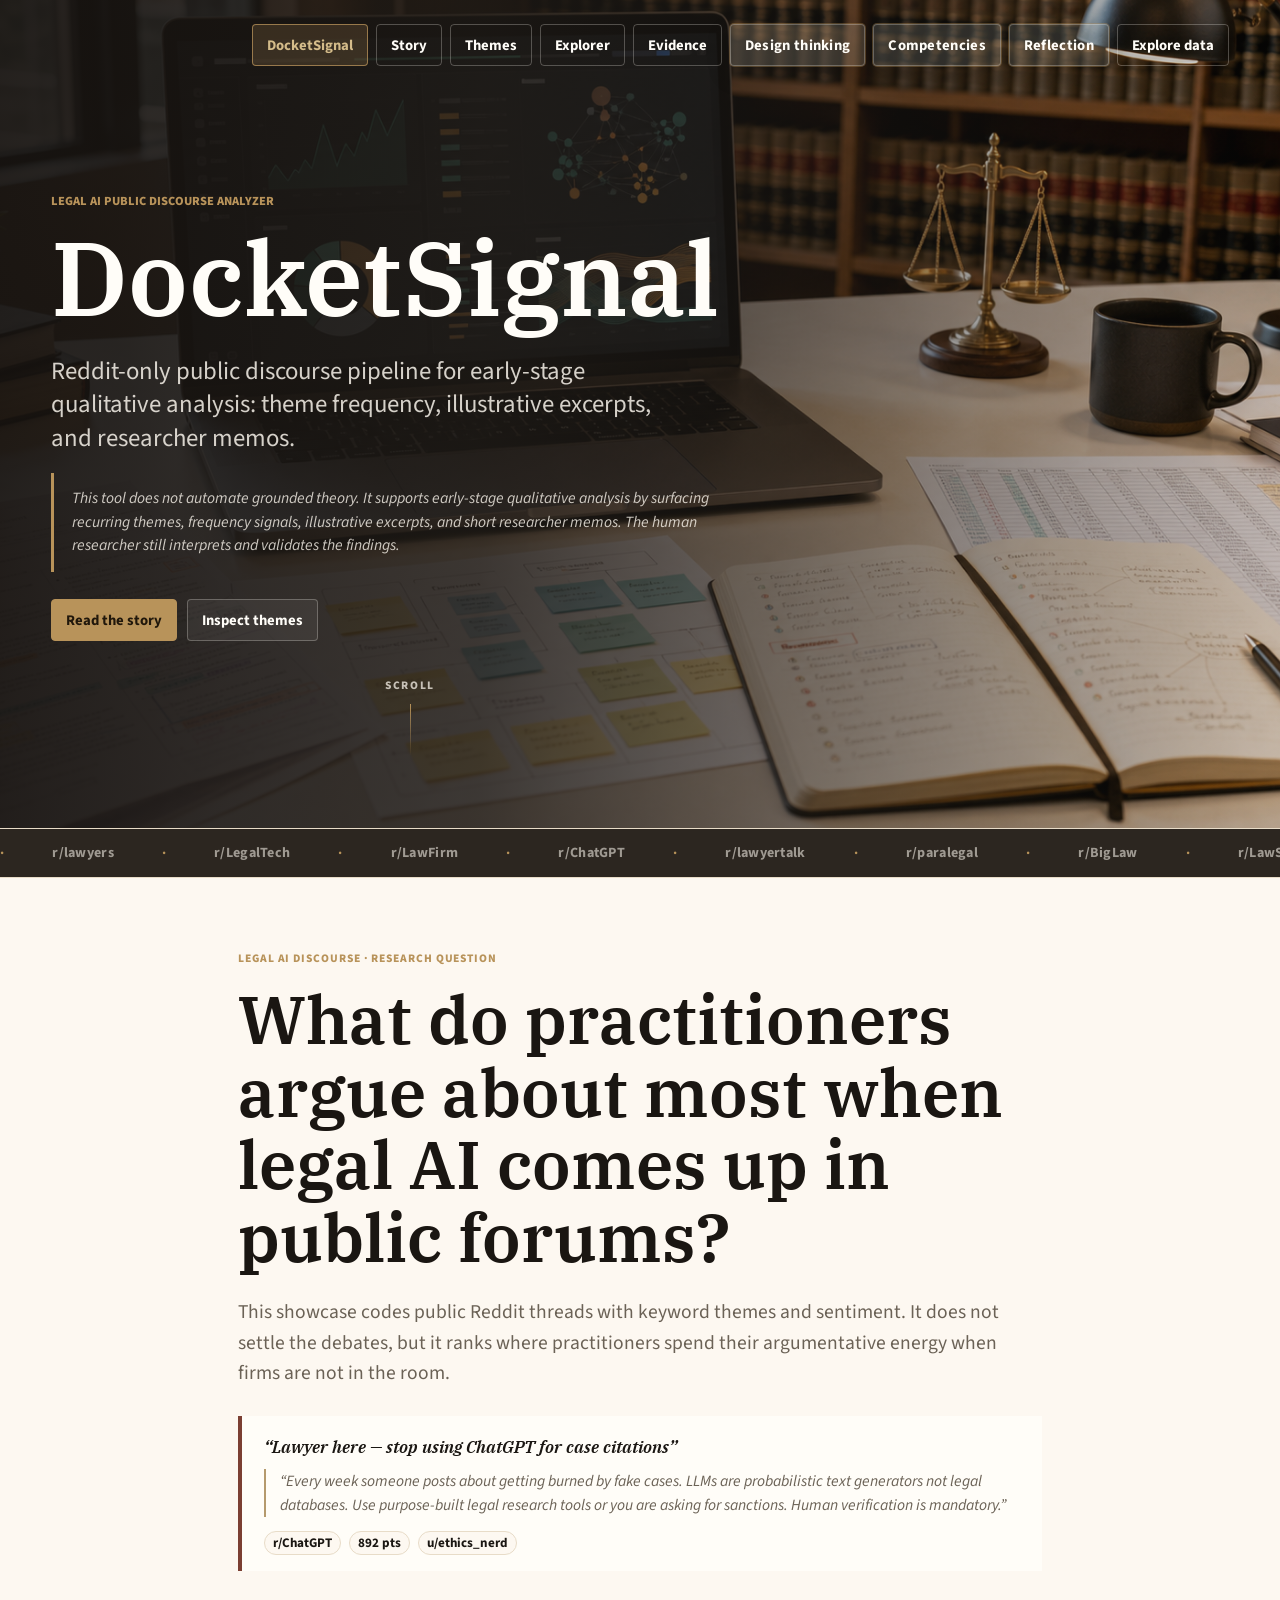
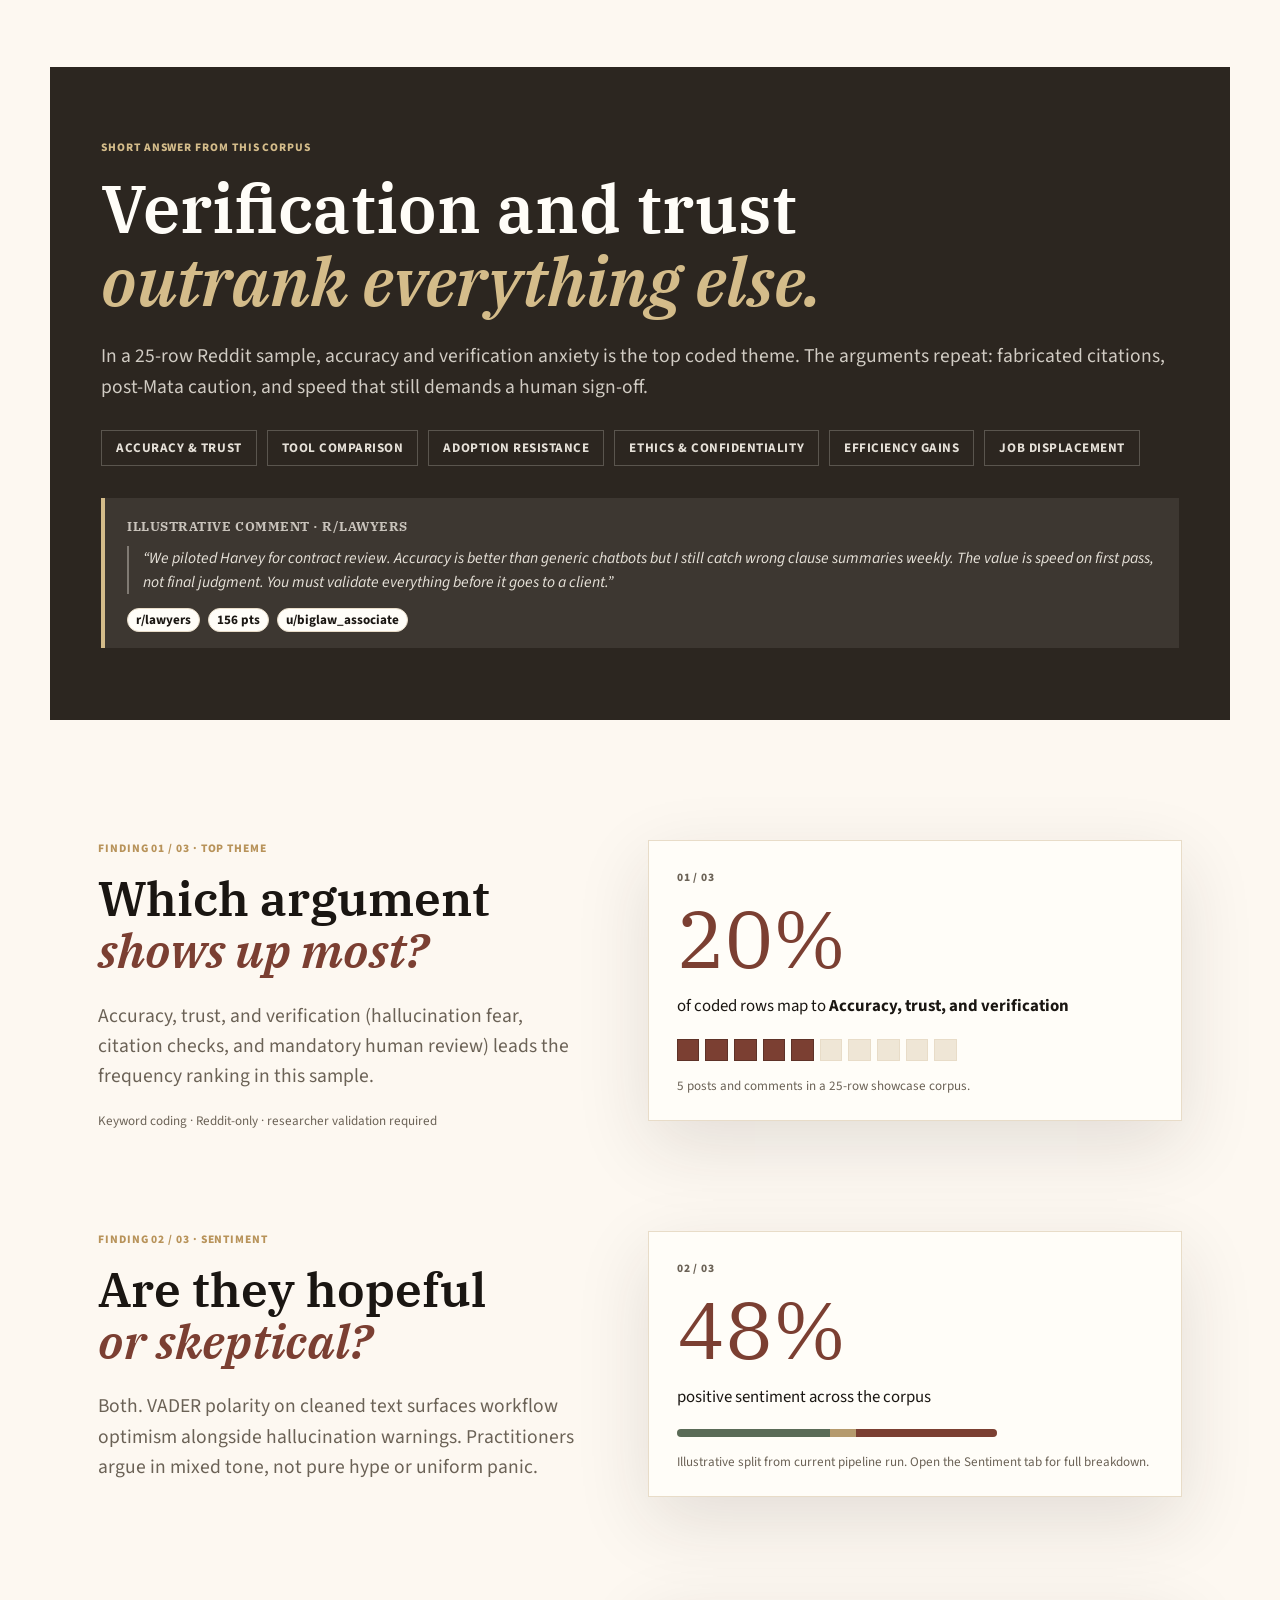
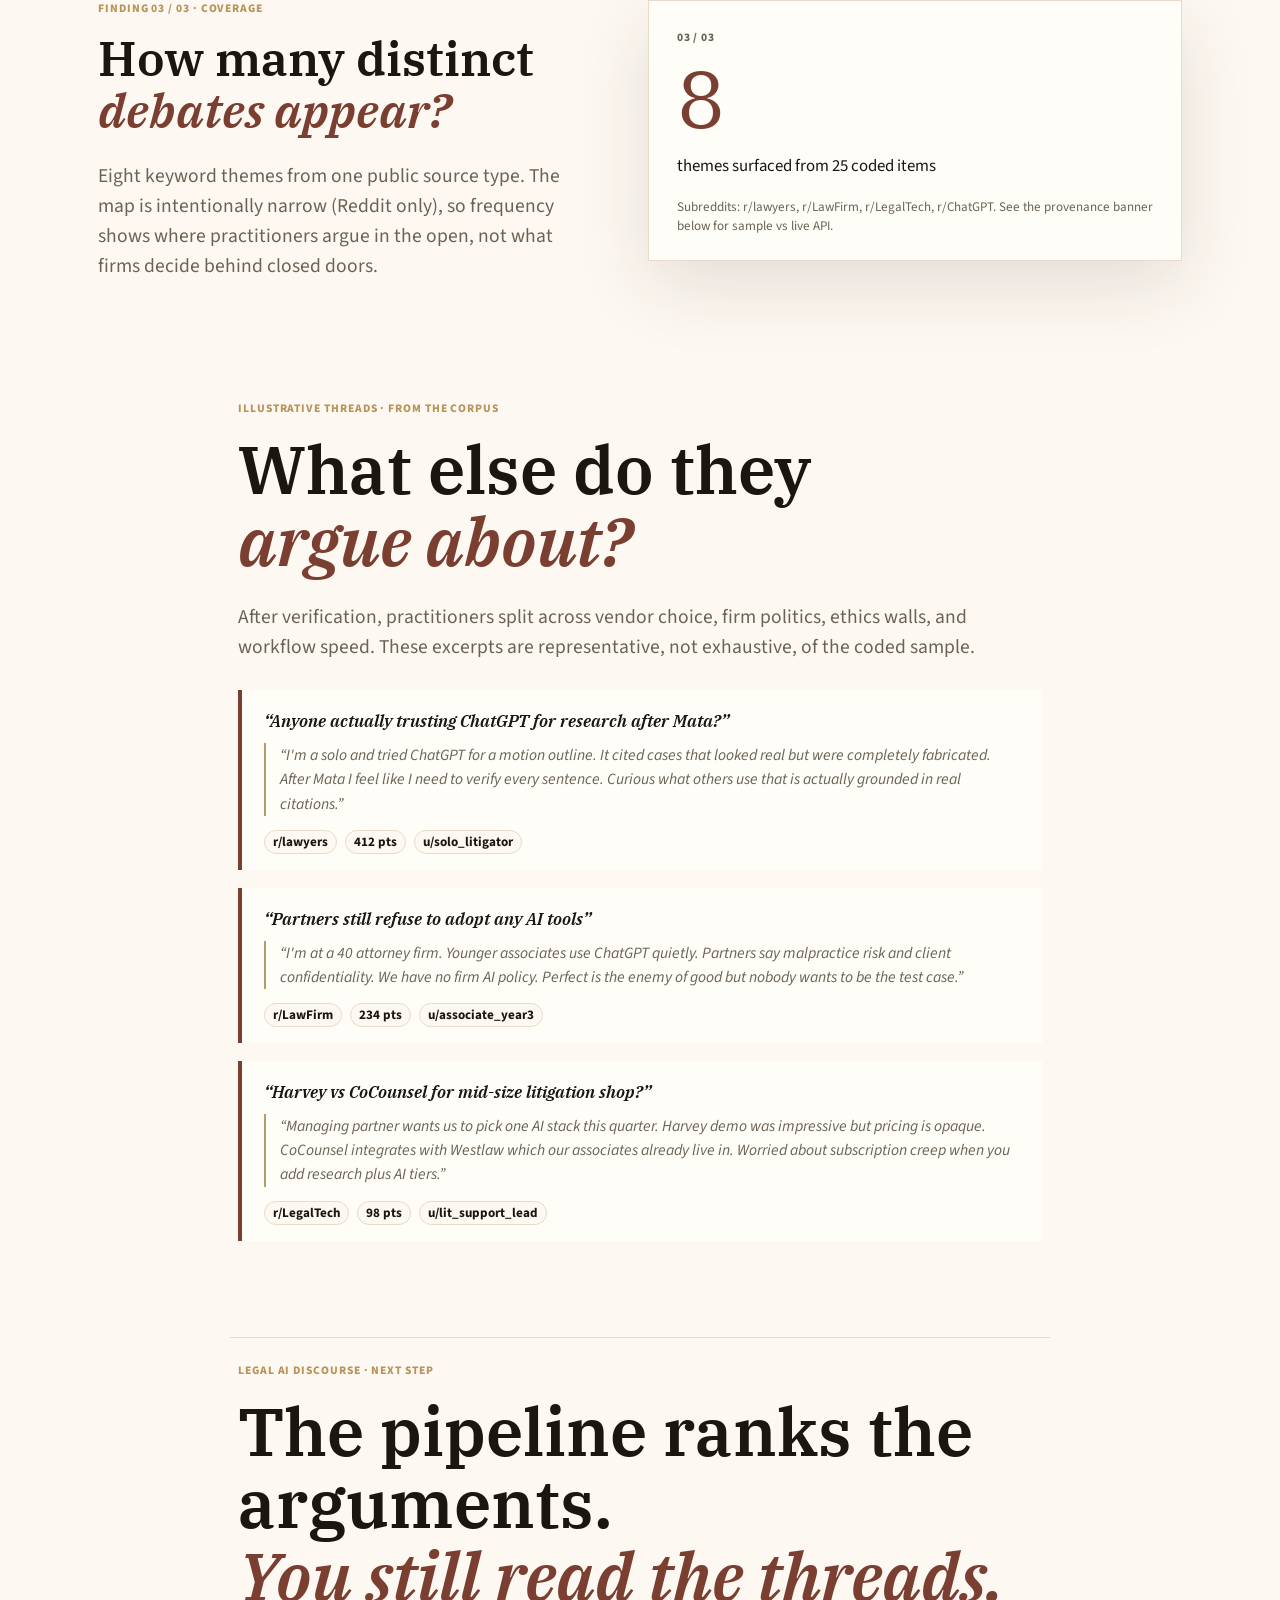
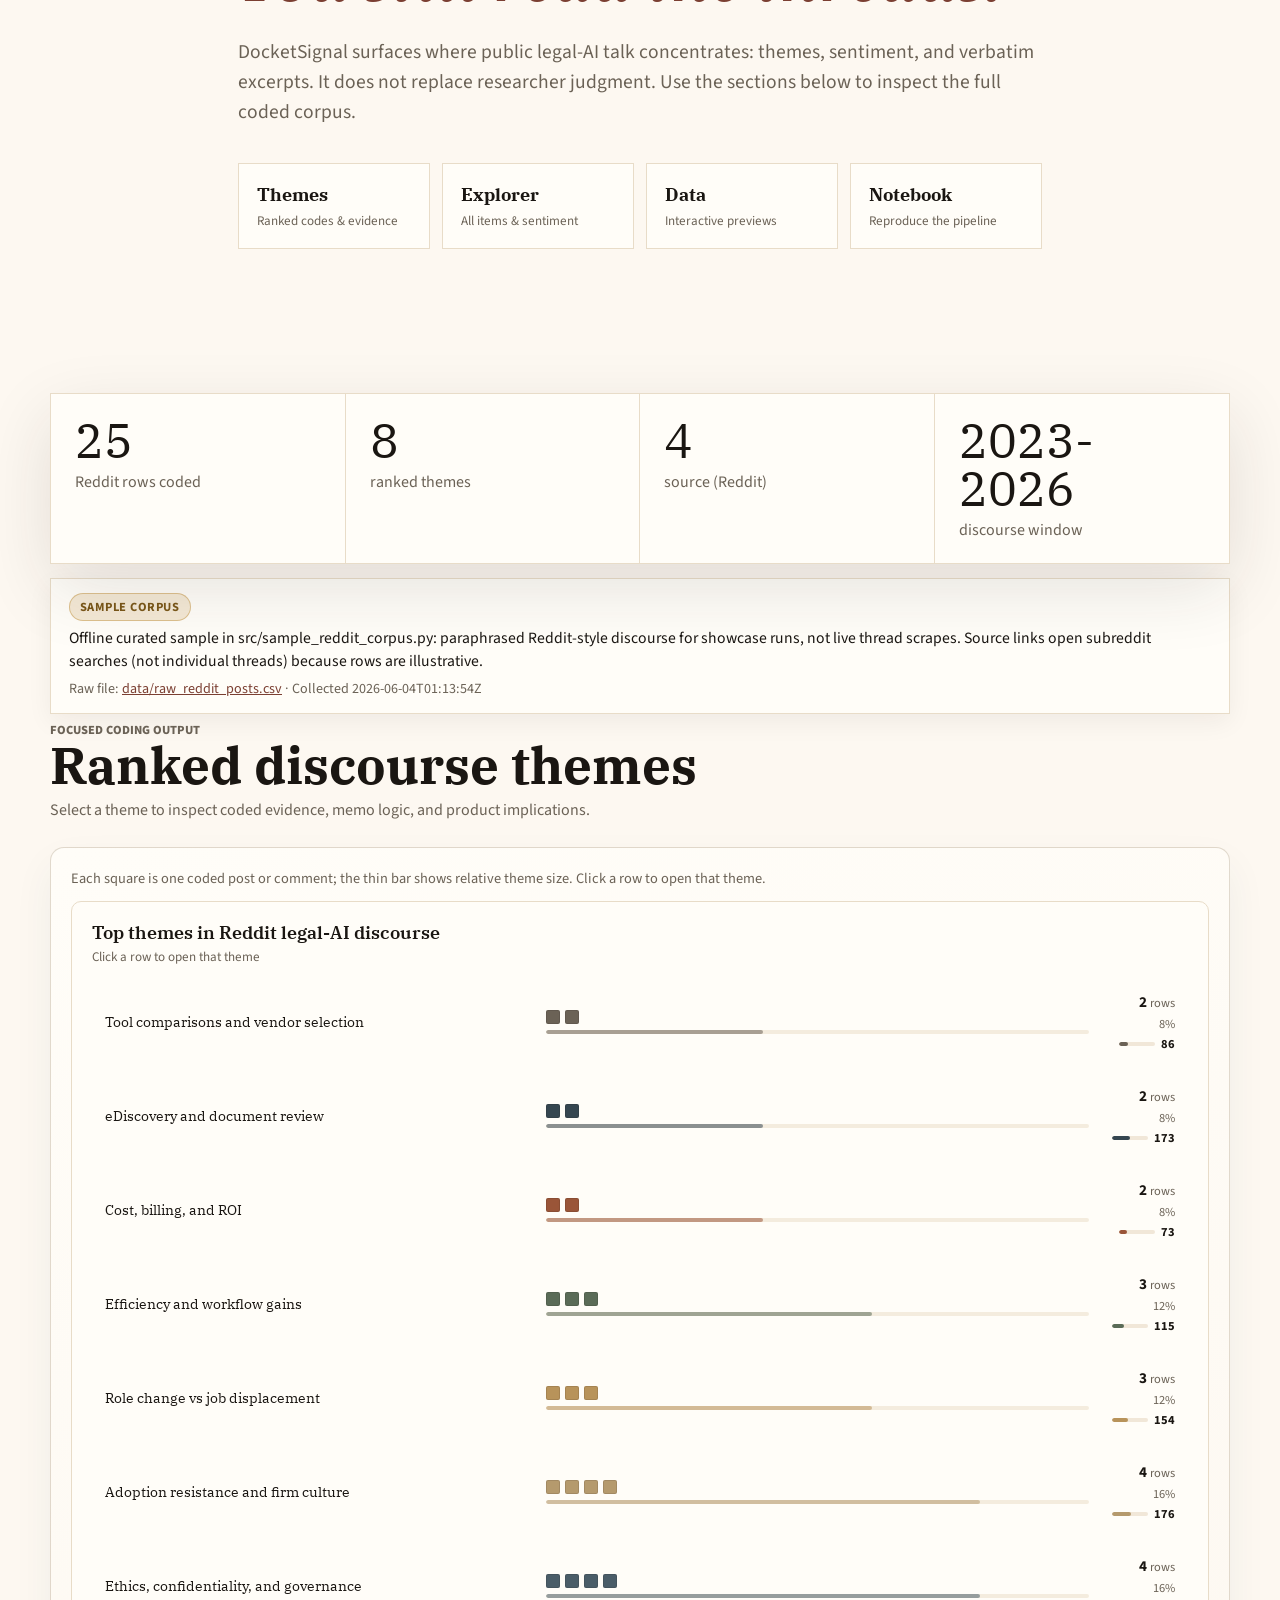
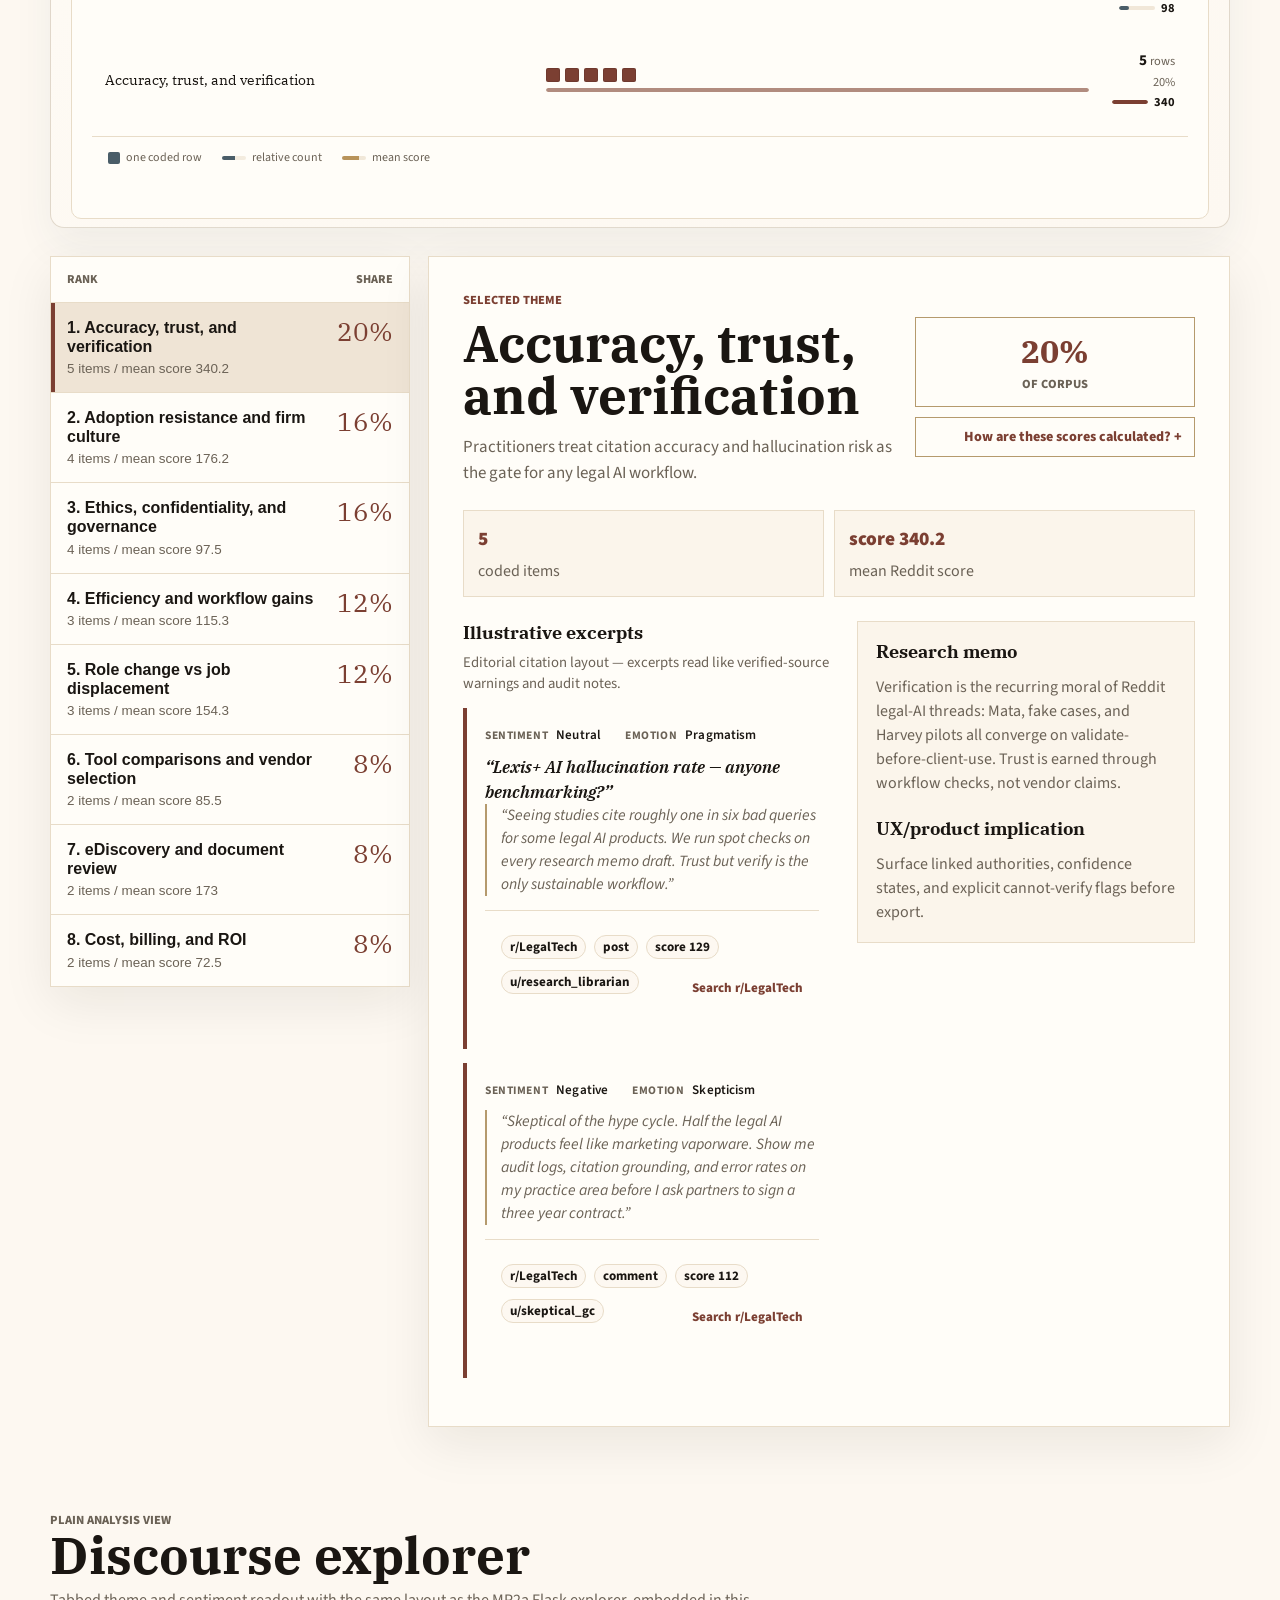
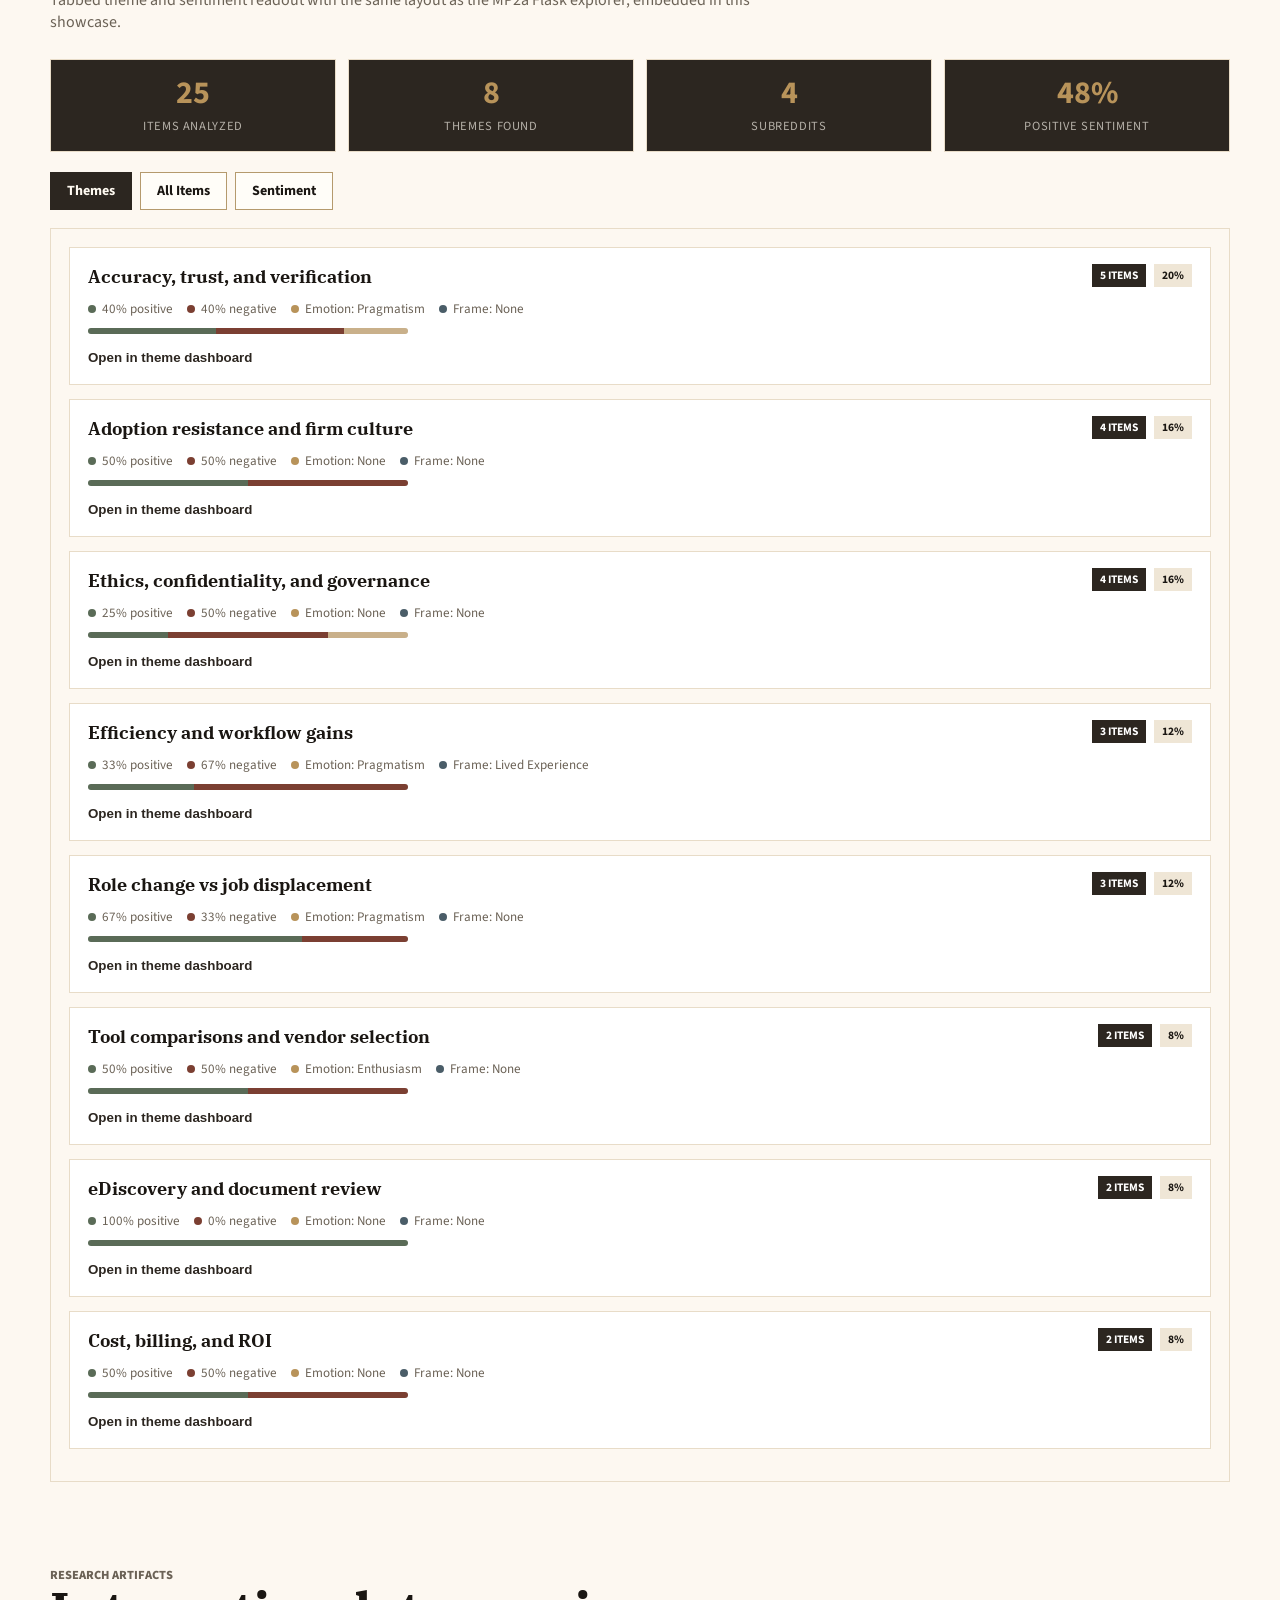
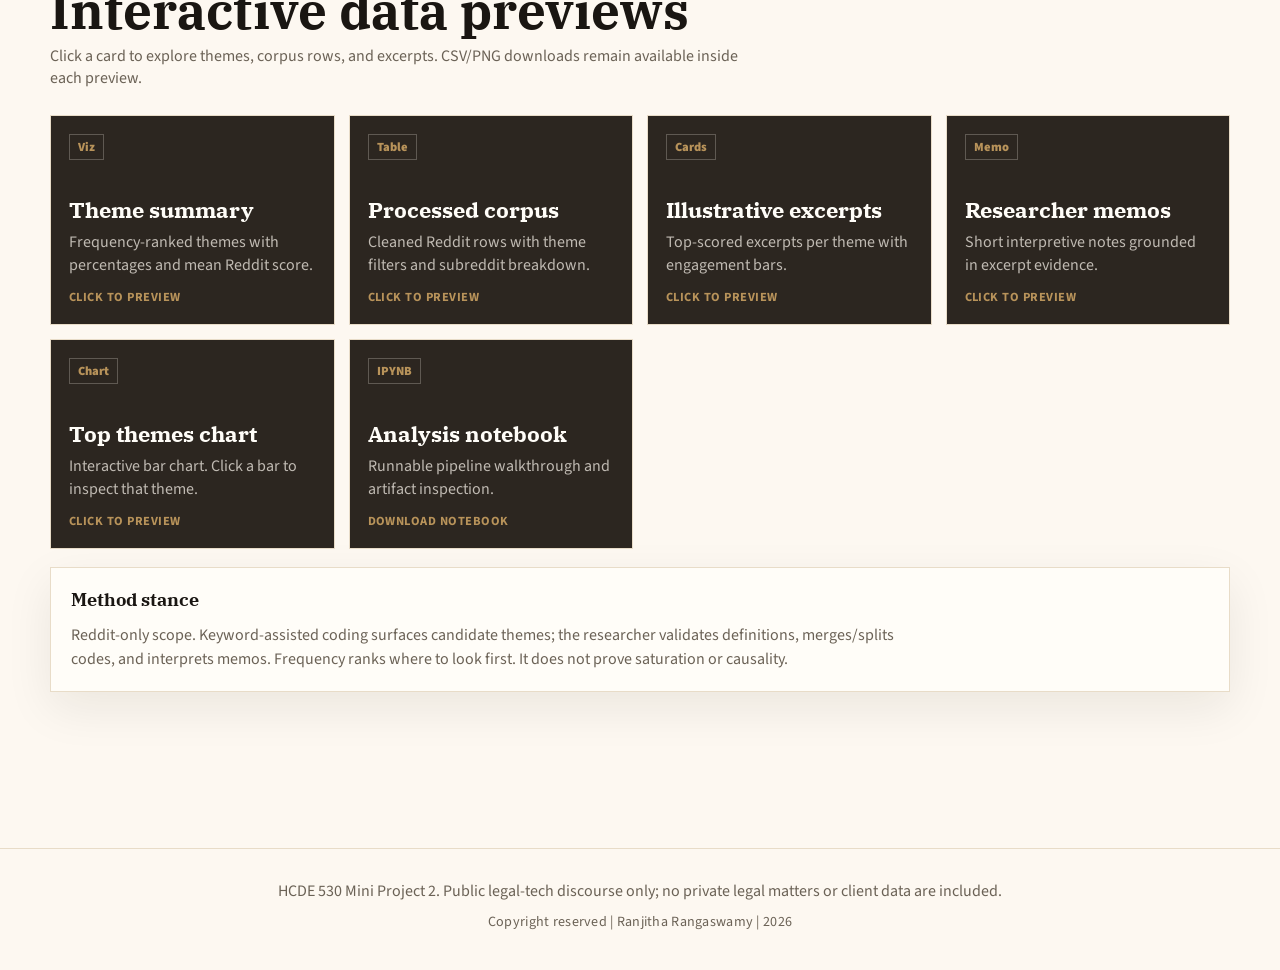
<file: MiniProject2/index.html>
<!doctype html>
<html lang="en">
  <head>
    <meta charset="utf-8">
    <meta name="viewport" content="width=device-width, initial-scale=1">
    <title>DocketSignal | Legal AI Public Discourse Analyzer</title>
    <link rel="preconnect" href="https://fonts.googleapis.com">
    <link rel="preconnect" href="https://fonts.gstatic.com" crossorigin>
    <link href="https://fonts.googleapis.com/css2?family=IBM+Plex+Serif:wght@500;600&family=Source+Sans+3:wght@400;500;600;700&display=swap" rel="stylesheet">
    <link rel="stylesheet" href="styles.css?v=20260604">
  </head>
  <body>
    <header class="hero">
      <div class="hero__image" aria-hidden="true"></div>
      <nav class="topbar" aria-label="Project navigation">
        <a class="brand-link" href="../README.md">DocketSignal</a>
        <a href="#story">Story</a>
        <a href="#themes">Themes</a>
        <a href="#discourse-explorer">Explorer</a>
        <a href="#evidence">Evidence</a>
        <a href="design.html" class="topbar__design-card">Design thinking</a>
        <a href="competencies.html" class="topbar__design-card">Competencies</a>
        <a href="reflection.html" class="topbar__design-card">Reflection</a>
        <a href="#explore">Explore data</a>
      </nav>
      <section class="hero__content">
        <p class="eyebrow">Legal AI Public Discourse Analyzer</p>
        <h1>DocketSignal</h1>
        <p class="lede">Reddit-only public discourse pipeline for early-stage qualitative analysis: theme frequency, illustrative excerpts, and researcher memos.</p>
        <blockquote class="method-quote">This tool does not automate grounded theory. It supports early-stage qualitative analysis by surfacing recurring themes, frequency signals, illustrative excerpts, and short researcher memos. The human researcher still interprets and validates the findings.</blockquote>
        <div class="hero__actions">
          <a class="button button--primary" href="#story">Read the story</a>
          <a class="button button--secondary" href="#themes">Inspect themes</a>
        </div>
        <a class="hero__scroll" href="#story" aria-label="Scroll to story">
          <span>Scroll</span>
          <span class="hero__scroll-line" aria-hidden="true"></span>
        </a>
      </section>
    </header>

    <div class="scrolly-marquee" aria-label="Legal AI discourse subreddits referenced in this corpus">
      <div class="scrolly-marquee__track"></div>
    </div>

    <section class="scrolly-story" id="story" aria-label="Scroll narrative">
      <div class="scrolly-story__inner">
        <article class="scrolly-step scrolly-reveal">
          <p class="scrolly-kicker">Legal AI discourse · Research question</p>
          <h2 class="scrolly-headline">What do practitioners argue about most when legal AI comes up in public forums?</h2>
          <p class="scrolly-body">This showcase codes public Reddit threads with keyword themes and sentiment. It does not settle the debates, but it ranks where practitioners spend their argumentative energy when firms are not in the room.</p>
          <figure class="scrolly-evidence-quote reddit-quote">
            <p class="reddit-quote__title">Lawyer here — stop using ChatGPT for case citations</p>
            <blockquote class="reddit-quote__body">
              <p>Every week someone posts about getting burned by fake cases. LLMs are probabilistic text generators not legal databases. Use purpose-built legal research tools or you are asking for sanctions. Human verification is mandatory.</p>
            </blockquote>
            <figcaption class="reddit-quote__meta">
              <span>r/ChatGPT</span>
              <span>892 pts</span>
              <span>u/ethics_nerd</span>
            </figcaption>
          </figure>
        </article>

        <article class="scrolly-step scrolly-step--dark scrolly-reveal">
          <p class="scrolly-kicker">Short answer from this corpus</p>
          <h2 class="scrolly-headline">Verification and trust<br><em>outrank everything else.</em></h2>
          <p class="scrolly-body">In a 25-row Reddit sample, accuracy and verification anxiety is the top coded theme. The arguments repeat: fabricated citations, post-Mata caution, and speed that still demands a human sign-off.</p>
          <ul class="scrolly-wordlist">
            <li>accuracy & trust</li>
            <li>tool comparison</li>
            <li>adoption resistance</li>
            <li>ethics & confidentiality</li>
            <li>efficiency gains</li>
            <li>job displacement</li>
          </ul>
          <figure class="scrolly-evidence-quote scrolly-evidence-quote--dark reddit-quote">
            <p class="reddit-quote__title reddit-quote__title--label">Illustrative comment · r/lawyers</p>
            <blockquote class="reddit-quote__body">
              <p>We piloted Harvey for contract review. Accuracy is better than generic chatbots but I still catch wrong clause summaries weekly. The value is speed on first pass, not final judgment. You must validate everything before it goes to a client.</p>
            </blockquote>
            <figcaption class="reddit-quote__meta">
              <span>r/lawyers</span>
              <span>156 pts</span>
              <span>u/biglaw_associate</span>
            </figcaption>
          </figure>
        </article>

        <div class="scrolly-pair scrolly-reveal">
          <div class="scrolly-pair__sticky">
            <p class="scrolly-kicker">Finding 01 / 03 · Top theme</p>
            <h2 class="scrolly-headline scrolly-headline--compact">Which argument<br><em>shows up most?</em></h2>
            <p class="scrolly-body">Accuracy, trust, and verification (hallucination fear, citation checks, and mandatory human review) leads the frequency ranking in this sample.</p>
            <p class="scrolly-meta">Keyword coding · Reddit-only · researcher validation required</p>
          </div>
          <div class="scrolly-pair__panels">
            <article class="scrolly-stat-card">
              <p class="scrolly-stat-card__index">01 / 03</p>
              <p class="scrolly-stat-card__value" data-scrolly="data-top-theme-pct">20%</p>
              <p class="scrolly-stat-card__label">of coded rows map to <strong data-scrolly="data-top-theme-label">Accuracy, trust, and verification</strong></p>
              <div class="scrolly-stat-card__grid" id="scrolly-theme-grid"></div>
              <p class="scrolly-stat-card__note"><span data-scrolly="data-top-theme-count">5</span> posts and comments in a <span data-scrolly="data-items">25</span>-row showcase corpus.</p>
            </article>
          </div>
        </div>

        <div class="scrolly-pair scrolly-reveal">
          <div class="scrolly-pair__sticky">
            <p class="scrolly-kicker">Finding 02 / 03 · Sentiment</p>
            <h2 class="scrolly-headline scrolly-headline--compact">Are they hopeful<br><em>or skeptical?</em></h2>
            <p class="scrolly-body">Both. VADER polarity on cleaned text surfaces workflow optimism alongside hallucination warnings. Practitioners argue in mixed tone, not pure hype or uniform panic.</p>
          </div>
          <div class="scrolly-pair__panels">
            <article class="scrolly-stat-card">
              <p class="scrolly-stat-card__index">02 / 03</p>
              <p class="scrolly-stat-card__value"><span data-count-to="48" data-count-suffix="%" data-scrolly="data-sentiment">48%</span></p>
              <p class="scrolly-stat-card__label">positive sentiment across the corpus</p>
              <div class="scrolly-sent-bar" aria-hidden="true">
                <span class="pos" style="width:48%"></span>
                <span class="neu" style="width:32%"></span>
                <span class="neg" style="width:20%"></span>
              </div>
              <p class="scrolly-stat-card__note">Illustrative split from current pipeline run. Open the Sentiment tab for full breakdown.</p>
            </article>
          </div>
        </div>

        <div class="scrolly-pair scrolly-reveal">
          <div class="scrolly-pair__sticky">
            <p class="scrolly-kicker">Finding 03 / 03 · Coverage</p>
            <h2 class="scrolly-headline scrolly-headline--compact">How many distinct<br><em>debates appear?</em></h2>
            <p class="scrolly-body">Eight keyword themes from one public source type. The map is intentionally narrow (Reddit only), so frequency shows where practitioners argue in the open, not what firms decide behind closed doors.</p>
          </div>
          <div class="scrolly-pair__panels">
            <article class="scrolly-stat-card">
              <p class="scrolly-stat-card__index">03 / 03</p>
              <p class="scrolly-stat-card__value"><span data-count-to="8" data-scrolly="data-themes">8</span></p>
              <p class="scrolly-stat-card__label">themes surfaced from <span data-count-to="25" data-scrolly="data-items">25</span> coded items</p>
              <p class="scrolly-stat-card__note">Subreddits: r/lawyers, r/LawFirm, r/LegalTech, r/ChatGPT. See the provenance banner below for sample vs live API.</p>
            </article>
          </div>
        </div>

        <article class="scrolly-step scrolly-reveal">
          <p class="scrolly-kicker">Illustrative threads · From the corpus</p>
          <h2 class="scrolly-headline">What else do they<br><em>argue about?</em></h2>
          <p class="scrolly-body">After verification, practitioners split across vendor choice, firm politics, ethics walls, and workflow speed. These excerpts are representative, not exhaustive, of the coded sample.</p>

          <figure class="scrolly-evidence-quote reddit-quote">
            <p class="reddit-quote__title">Anyone actually trusting ChatGPT for research after Mata?</p>
            <blockquote class="reddit-quote__body">
              <p>I'm a solo and tried ChatGPT for a motion outline. It cited cases that looked real but were completely fabricated. After Mata I feel like I need to verify every sentence. Curious what others use that is actually grounded in real citations.</p>
            </blockquote>
            <figcaption class="reddit-quote__meta">
              <span>r/lawyers</span>
              <span>412 pts</span>
              <span>u/solo_litigator</span>
            </figcaption>
          </figure>

          <figure class="scrolly-evidence-quote reddit-quote">
            <p class="reddit-quote__title">Partners still refuse to adopt any AI tools</p>
            <blockquote class="reddit-quote__body">
              <p>I'm at a 40 attorney firm. Younger associates use ChatGPT quietly. Partners say malpractice risk and client confidentiality. We have no firm AI policy. Perfect is the enemy of good but nobody wants to be the test case.</p>
            </blockquote>
            <figcaption class="reddit-quote__meta">
              <span>r/LawFirm</span>
              <span>234 pts</span>
              <span>u/associate_year3</span>
            </figcaption>
          </figure>

          <figure class="scrolly-evidence-quote reddit-quote">
            <p class="reddit-quote__title">Harvey vs CoCounsel for mid-size litigation shop?</p>
            <blockquote class="reddit-quote__body">
              <p>Managing partner wants us to pick one AI stack this quarter. Harvey demo was impressive but pricing is opaque. CoCounsel integrates with Westlaw which our associates already live in. Worried about subscription creep when you add research plus AI tiers.</p>
            </blockquote>
            <figcaption class="reddit-quote__meta">
              <span>r/LegalTech</span>
              <span>98 pts</span>
              <span>u/lit_support_lead</span>
            </figcaption>
          </figure>
        </article>

        <article class="scrolly-step scrolly-step--closing scrolly-reveal">
          <p class="scrolly-kicker">Legal AI discourse · Next step</p>
          <h2 class="scrolly-headline">The pipeline ranks the arguments.<br><em>You still read the threads.</em></h2>
          <p class="scrolly-body">DocketSignal surfaces where public legal-AI talk concentrates: themes, sentiment, and verbatim excerpts. It does not replace researcher judgment. Use the sections below to inspect the full coded corpus.</p>
          <nav class="scrolly-cta" aria-label="Jump to analysis tools">
            <a href="#themes"><strong>Themes</strong><span>Ranked codes & evidence</span></a>
            <a href="#discourse-explorer"><strong>Explorer</strong><span>All items & sentiment</span></a>
            <a href="#explore"><strong>Data</strong><span>Interactive previews</span></a>
            <a href="notebooks/legal_ai_discourse_analysis.ipynb"><strong>Notebook</strong><span>Reproduce the pipeline</span></a>
          </nav>
        </article>
      </div>
    </section>

    <main>
      <section class="stats-strip" aria-label="Corpus statistics">
        <article>
          <span id="stat-items">25</span>
          <p>Reddit rows coded</p>
        </article>
        <article>
          <span id="stat-themes">8</span>
          <p>ranked themes</p>
        </article>
        <article>
          <span id="stat-sources">1</span>
          <p>source (Reddit)</p>
        </article>
        <article>
          <span>2023-2026</span>
          <p>discourse window</p>
        </article>
      </section>

      <p class="provenance-banner is-sample" id="provenance-banner" aria-live="polite">
        <span class="provenance-badge" id="provenance-label">Sample corpus</span>
        <span class="provenance-detail" id="provenance-detail">
          Offline curated sample in src/sample_reddit_corpus.py: paraphrased Reddit-style discourse for showcase runs.
        </span>
        <span class="provenance-meta">
          Raw file: <a href="data/raw_reddit_posts.csv">data/raw_reddit_posts.csv</a>
          · Collected <span id="provenance-collected">n/a</span>
        </span>
      </p>

      <section class="dashboard" id="themes">
        <div class="section-heading">
          <p class="eyebrow">Focused coding output</p>
          <h2>Ranked discourse themes</h2>
          <p>Select a theme to inspect coded evidence, memo logic, and product implications.</p>
        </div>

        <div class="theme-chart-panel" id="dashboard-theme-viz-wrap">
          <p class="theme-chart-panel__lede">Each square is one coded post or comment; the thin bar shows relative theme size. Click a row to open that theme.</p>
          <div id="dashboard-theme-viz" class="theme-freq-chart" aria-label="Theme frequency isotype matrix"></div>
        </div>

        <div class="dashboard__grid">
          <aside class="theme-list" aria-label="Theme ranking">
            <div class="panel-title">
              <span>Rank</span>
              <span>Share</span>
            </div>
            <div id="theme-list"></div>
          </aside>

          <section class="theme-detail" id="evidence" aria-live="polite">
            <div class="detail-kicker">Selected theme</div>
            <div class="detail-head">
              <div>
                <h2 id="detail-title">Accuracy, trust, and verification anxiety</h2>
                <p id="detail-statement"></p>
              </div>
              <div class="detail-head__meta">
                <div class="share-badge">
                  <strong id="detail-percent"></strong>
                  <span>of corpus</span>
                </div>
                <details class="detail-methods" id="detail-methods">
                  <summary>How are these scores calculated?</summary>
                  <div class="detail-methods__body">
                    <dl>
                      <div>
                        <dt>% of corpus</dt>
                        <dd>Share of coded rows assigned to this theme: <em>theme count ÷ total corpus rows × 100</em> (see <code>build_theme_summary</code> in the pipeline).</dd>
                      </div>
                      <div>
                        <dt>Coded items</dt>
                        <dd>Posts and comments tagged with this theme via keyword rules, with TF-IDF cluster fallback for uncoded rows.</dd>
                      </div>
                      <div>
                        <dt>Mean Reddit score</dt>
                        <dd>Arithmetic mean of each row’s Reddit <strong>upvote score</strong> in this theme, not sentiment and not a composite index. Excerpt cards show the same per-post score.</dd>
                      </div>
                      <div>
                        <dt>Dominant frame</dt>
                        <dd>Most frequent rhetorical frame label in the theme subset (e.g. verification-first, organizational-barriers).</dd>
                      </div>
                    </dl>
                    <p class="detail-methods__note" id="detail-methods-provenance">Corpus: sample showcase data unless you run the pipeline with live Reddit API credentials.</p>
                  </div>
                </details>
              </div>
            </div>

            <div class="signal-grid">
              <article>
                <span id="detail-count"></span>
                <p>coded items</p>
              </article>
              <article>
                <span id="detail-sentiment"></span>
                <p>mean Reddit score</p>
              </article>
              <article id="detail-frame-tile">
                <span id="detail-frame"></span>
                <p>dominant frame</p>
              </article>
            </div>

            <div class="evidence-layout">
              <section>
                <h3>Illustrative excerpts</h3>
                <p class="evidence-note" id="evidence-note"></p>
                <div id="evidence-list"></div>
              </section>
              <section class="memo-panel">
                <h3>Research memo</h3>
                <p id="memo-text"></p>
                <h3>UX/product implication</h3>
                <p id="implication-text"></p>
              </section>
            </div>
          </section>
        </div>
      </section>

      <section class="discourse-explorer" id="discourse-explorer">
        <div class="section-heading">
          <p class="eyebrow">Plain analysis view</p>
          <h2>Discourse explorer</h2>
          <p>Tabbed theme and sentiment readout with the same layout as the MP2a Flask explorer, embedded in this showcase.</p>
        </div>

        <div class="explorer-stats" aria-label="Explorer summary">
          <article>
            <span id="explorer-stat-items">…</span>
            <p>items analyzed</p>
          </article>
          <article>
            <span id="explorer-stat-themes">…</span>
            <p>themes found</p>
          </article>
          <article>
            <span id="explorer-stat-sources">…</span>
            <p>subreddits</p>
          </article>
          <article>
            <span id="explorer-stat-sentiment">…</span>
            <p>positive sentiment</p>
          </article>
        </div>

        <nav class="explorer-tabs" aria-label="Explorer views"></nav>
        <div class="explorer-panel" id="explorer-panel"></div>
      </section>

      <section class="downloads" id="explore">
        <div class="section-heading">
          <p class="eyebrow">Research artifacts</p>
          <h2>Interactive data previews</h2>
          <p>Click a card to explore themes, corpus rows, and excerpts. CSV/PNG downloads remain available inside each preview.</p>
        </div>
        <div class="download-grid preview-grid">
          <button type="button" class="download-card preview-card" data-preview="theme_summary">
            <span>Viz</span>
            <strong>Theme summary</strong>
            <p>Frequency-ranked themes with percentages and mean Reddit score.</p>
          </button>
          <button type="button" class="download-card preview-card" data-preview="processed_corpus">
            <span>Table</span>
            <strong>Processed corpus</strong>
            <p>Cleaned Reddit rows with theme filters and subreddit breakdown.</p>
          </button>
          <button type="button" class="download-card preview-card" data-preview="illustrative_excerpts">
            <span>Cards</span>
            <strong>Illustrative excerpts</strong>
            <p>Top-scored excerpts per theme with engagement bars.</p>
          </button>
          <button type="button" class="download-card preview-card" data-preview="memos">
            <span>Memo</span>
            <strong>Researcher memos</strong>
            <p>Short interpretive notes grounded in excerpt evidence.</p>
          </button>
          <button type="button" class="download-card preview-card" data-preview="chart">
            <span>Chart</span>
            <strong>Top themes chart</strong>
            <p>Interactive bar chart. Click a bar to inspect that theme.</p>
          </button>
          <a class="download-card preview-card preview-card--link" href="notebooks/legal_ai_discourse_analysis.ipynb" download>
            <span>IPYNB</span>
            <strong>Analysis notebook</strong>
            <p>Runnable pipeline walkthrough and artifact inspection.</p>
          </a>
        </div>

        <div class="method-note">
          <h3>Method stance</h3>
          <p>Reddit-only scope. Keyword-assisted coding surfaces candidate themes; the researcher validates definitions, merges/splits codes, and interprets memos. Frequency ranks where to look first. It does not prove saturation or causality.</p>
        </div>
      </section>
    </main>

    <footer>
      <p>HCDE 530 Mini Project 2. Public legal-tech discourse only; no private legal matters or client data are included.</p>
      <p class="footer__copyright">Copyright reserved | Ranjitha Rangaswamy | 2026</p>
    </footer>

    <div class="preview-modal" id="preview-modal" hidden role="dialog" aria-modal="true" aria-labelledby="preview-modal-title">
      <div class="preview-modal__panel">
        <header class="preview-modal__head">
          <h2 id="preview-modal-title">Preview</h2>
          <button type="button" class="preview-modal__close" id="preview-modal-close" aria-label="Close preview">×</button>
        </header>
        <div class="preview-modal__body" id="preview-modal-body"></div>
        <footer class="preview-modal__foot">
          <a id="preview-modal-download" href="#" download>Download file</a>
        </footer>
      </div>
    </div>

    <script src="https://cdn.plot.ly/plotly-2.35.2.min.js"></script>
    <script src="provenance.js?v=20260604"></script>
    <script src="showcase-data.js?v=20260604"></script>
    <script src="links.js?v=20260604"></script>
    <script src="palette.js?v=20260604"></script>
    <script src="theme-viz.js?v=20260604"></script>
    <script src="theme-evidence.js?v=20260604"></script>
    <script src="app.js?v=20260604"></script>
    <script src="preview.js?v=20260604"></script>
    <script src="explorer.js?v=20260604"></script>
    <script src="scrolly.js?v=20260604"></script>
  </body>
</html>
</file>
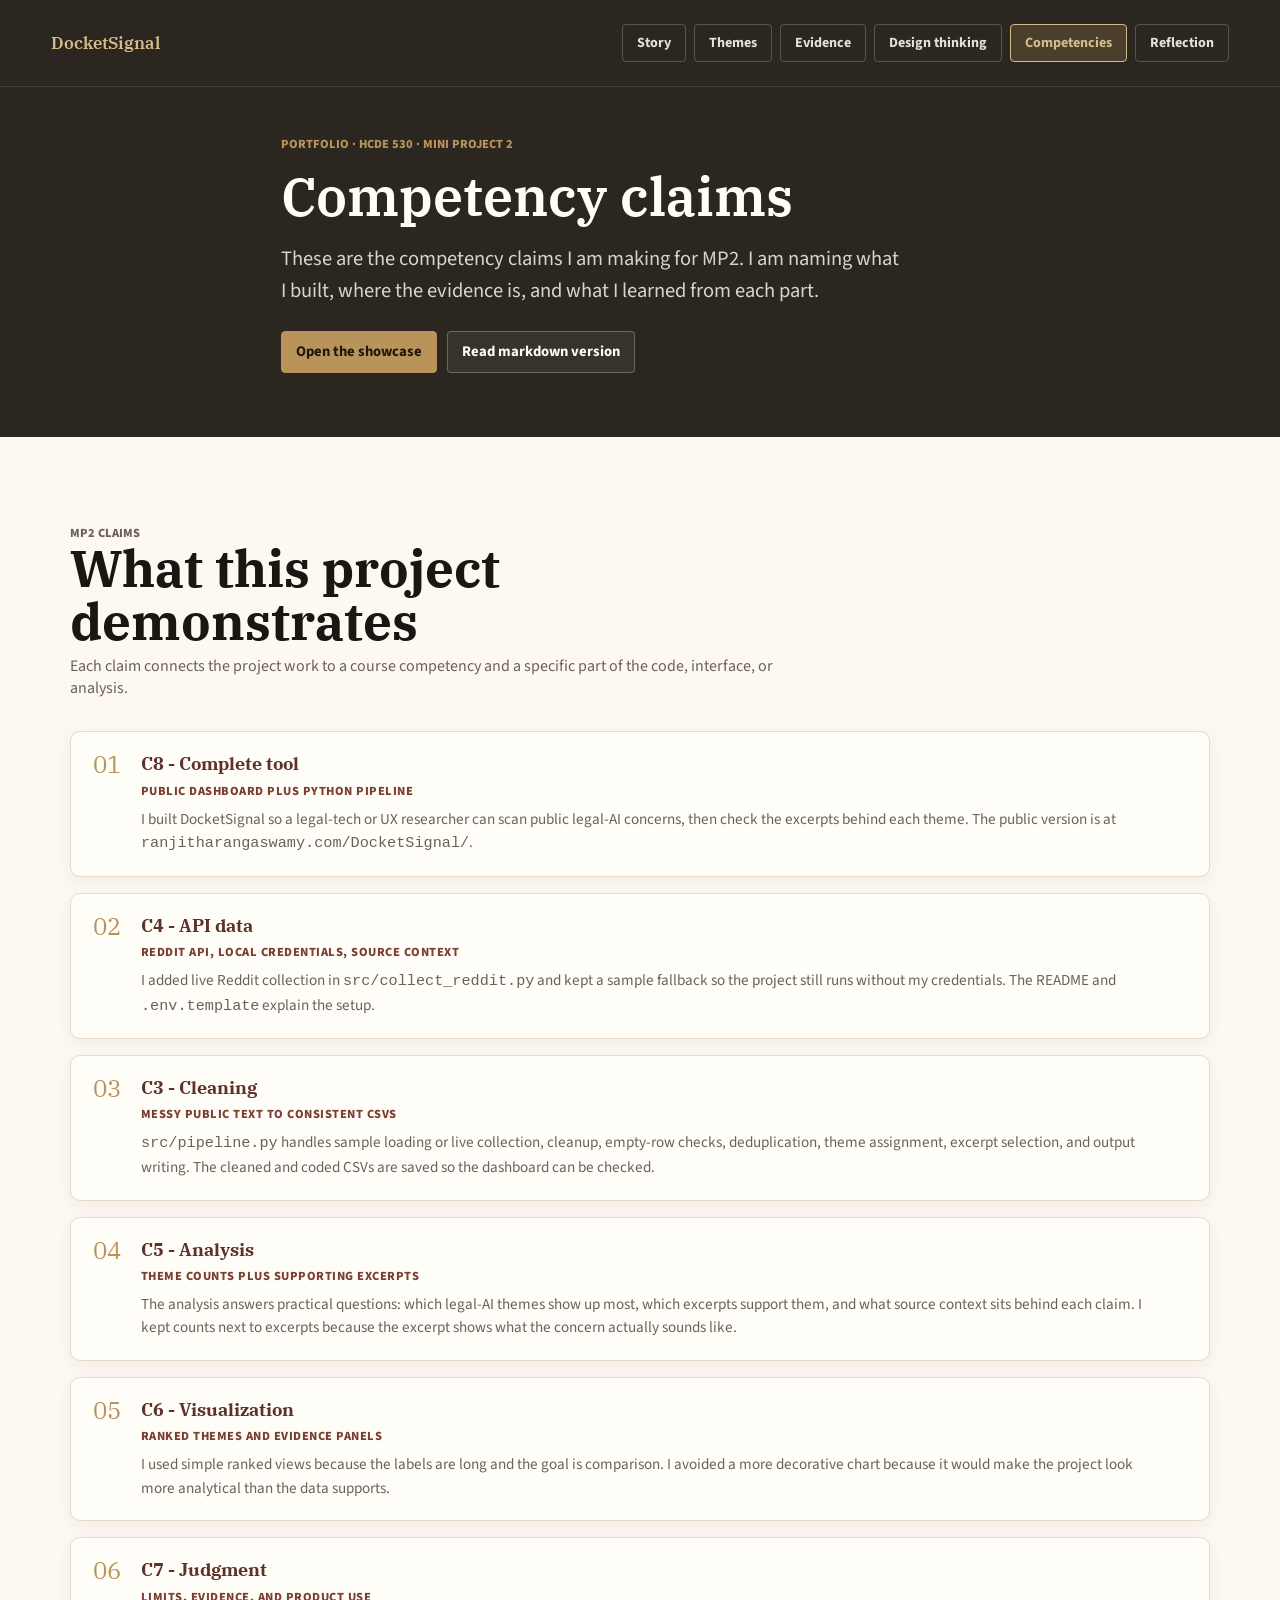
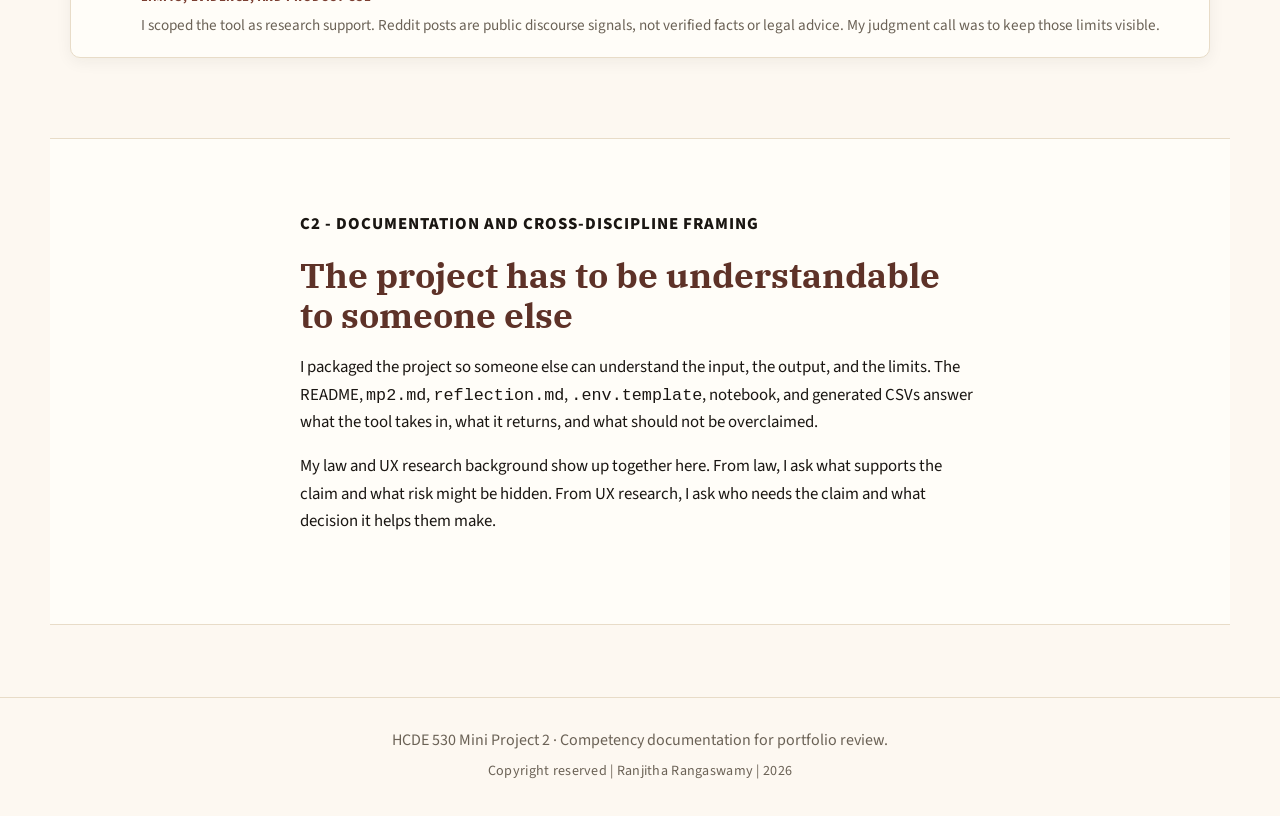
<file: MiniProject2/competencies.html>
<!doctype html>
<html lang="en">
  <head>
    <meta charset="utf-8">
    <meta name="viewport" content="width=device-width, initial-scale=1">
    <meta name="description" content="Competency claims for DocketSignal, including legal reasoning, UX research, ethical data collection, and computational pipeline work.">
    <title>Competencies | DocketSignal</title>
    <link rel="preconnect" href="https://fonts.googleapis.com">
    <link rel="preconnect" href="https://fonts.gstatic.com" crossorigin>
    <link href="https://fonts.googleapis.com/css2?family=IBM+Plex+Serif:wght@500;600&family=Source+Sans+3:wght@400;500;600;700&display=swap" rel="stylesheet">
    <link rel="stylesheet" href="styles.css?v=20260604">
  </head>
  <body class="design-page">
    <header class="design-page__header">
      <nav class="design-page__nav" aria-label="Competency navigation">
        <a class="design-page__brand" href="index.html">DocketSignal</a>
        <div class="design-page__nav-links">
          <a href="index.html#story">Story</a>
          <a href="index.html#themes">Themes</a>
          <a href="index.html#evidence">Evidence</a>
          <a href="design.html">Design thinking</a>
          <a href="competencies.html" aria-current="page" class="design-page__nav-current">Competencies</a>
          <a href="reflection.html">Reflection</a>
        </div>
      </nav>
      <div class="design-page__intro">
        <p class="eyebrow">Portfolio · HCDE 530 · Mini Project 2</p>
        <h1>Competency claims</h1>
        <p class="design-page__lede">
          These are the competency claims I am making for MP2. I am naming what I built, where the evidence is, and what I learned from each part.
        </p>
        <div class="design-page__actions">
          <a class="button button--primary design-page__btn" href="index.html">Open the showcase</a>
          <a class="button button--secondary design-page__btn" href="mp2.md">Read markdown version</a>
        </div>
      </div>
    </header>

    <main class="design-page__main">
      <section class="design-themes" aria-labelledby="competency-map">
        <div class="section-heading">
          <p class="eyebrow">MP2 claims</p>
          <h2 id="competency-map">What this project demonstrates</h2>
          <p>Each claim connects the project work to a course competency and a specific part of the code, interface, or analysis.</p>
        </div>

        <ol class="design-theme-grid">
          <li class="design-theme-card">
            <span class="design-theme-card__index">01</span>
            <div class="design-theme-card__body">
              <h3>C8 - Complete tool</h3>
              <p class="design-theme-card__layout">Public dashboard plus Python pipeline</p>
              <p>I built DocketSignal so a legal-tech or UX researcher can scan public legal-AI concerns, then check the excerpts behind each theme. The public version is at <code>ranjitharangaswamy.com/DocketSignal/</code>.</p>
            </div>
          </li>

          <li class="design-theme-card">
            <span class="design-theme-card__index">02</span>
            <div class="design-theme-card__body">
              <h3>C4 - API data</h3>
              <p class="design-theme-card__layout">Reddit API, local credentials, source context</p>
              <p>I added live Reddit collection in <code>src/collect_reddit.py</code> and kept a sample fallback so the project still runs without my credentials. The README and <code>.env.template</code> explain the setup.</p>
            </div>
          </li>

          <li class="design-theme-card">
            <span class="design-theme-card__index">03</span>
            <div class="design-theme-card__body">
              <h3>C3 - Cleaning</h3>
              <p class="design-theme-card__layout">Messy public text to consistent CSVs</p>
              <p><code>src/pipeline.py</code> handles sample loading or live collection, cleanup, empty-row checks, deduplication, theme assignment, excerpt selection, and output writing. The cleaned and coded CSVs are saved so the dashboard can be checked.</p>
            </div>
          </li>

          <li class="design-theme-card">
            <span class="design-theme-card__index">04</span>
            <div class="design-theme-card__body">
              <h3>C5 - Analysis</h3>
              <p class="design-theme-card__layout">Theme counts plus supporting excerpts</p>
              <p>The analysis answers practical questions: which legal-AI themes show up most, which excerpts support them, and what source context sits behind each claim. I kept counts next to excerpts because the excerpt shows what the concern actually sounds like.</p>
            </div>
          </li>

          <li class="design-theme-card">
            <span class="design-theme-card__index">05</span>
            <div class="design-theme-card__body">
              <h3>C6 - Visualization</h3>
              <p class="design-theme-card__layout">Ranked themes and evidence panels</p>
              <p>I used simple ranked views because the labels are long and the goal is comparison. I avoided a more decorative chart because it would make the project look more analytical than the data supports.</p>
            </div>
          </li>

          <li class="design-theme-card">
            <span class="design-theme-card__index">06</span>
            <div class="design-theme-card__body">
              <h3>C7 - Judgment</h3>
              <p class="design-theme-card__layout">Limits, evidence, and product use</p>
              <p>I scoped the tool as research support. Reddit posts are public discourse signals, not verified facts or legal advice. My judgment call was to keep those limits visible.</p>
            </div>
          </li>
        </ol>
      </section>

      <section class="design-story design-story--alt" aria-labelledby="competency-cross-discipline">
        <div class="design-story__inner">
          <p class="design-story__kicker">C2 - Documentation and cross-discipline framing</p>
          <h2 id="competency-cross-discipline">The project has to be understandable to someone else</h2>
          <p>
            I packaged the project so someone else can understand the input, the output, and the limits. The README, <code>mp2.md</code>, <code>reflection.md</code>, <code>.env.template</code>, notebook, and generated CSVs answer what the tool takes in, what it returns, and what should not be overclaimed.
          </p>
          <p>
            My law and UX research background show up together here. From law, I ask what supports the claim and what risk might be hidden. From UX research, I ask who needs the claim and what decision it helps them make.
          </p>
        </div>
      </section>
    </main>

    <footer>
      <p>HCDE 530 Mini Project 2 · Competency documentation for portfolio review.</p>
      <p class="footer__copyright">Copyright reserved | Ranjitha Rangaswamy | 2026</p>
    </footer>
  </body>
</html>
</file>
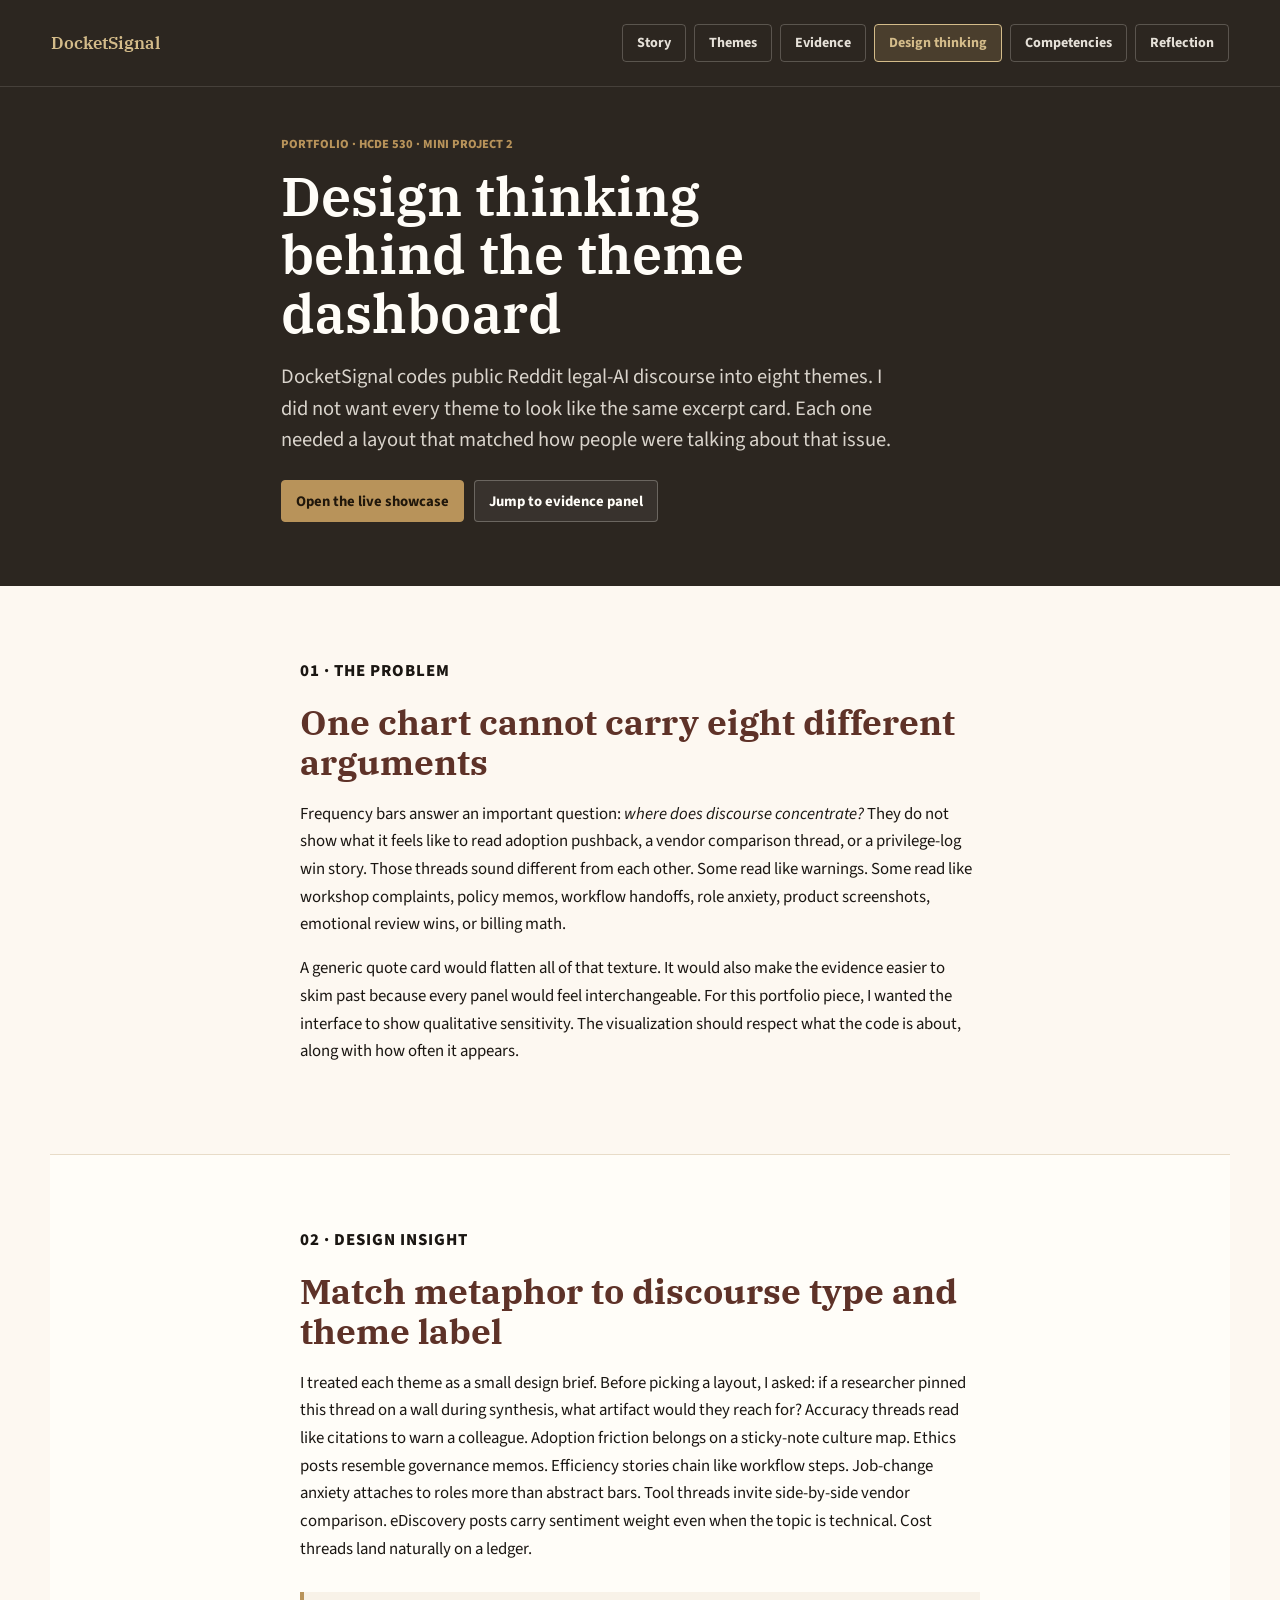
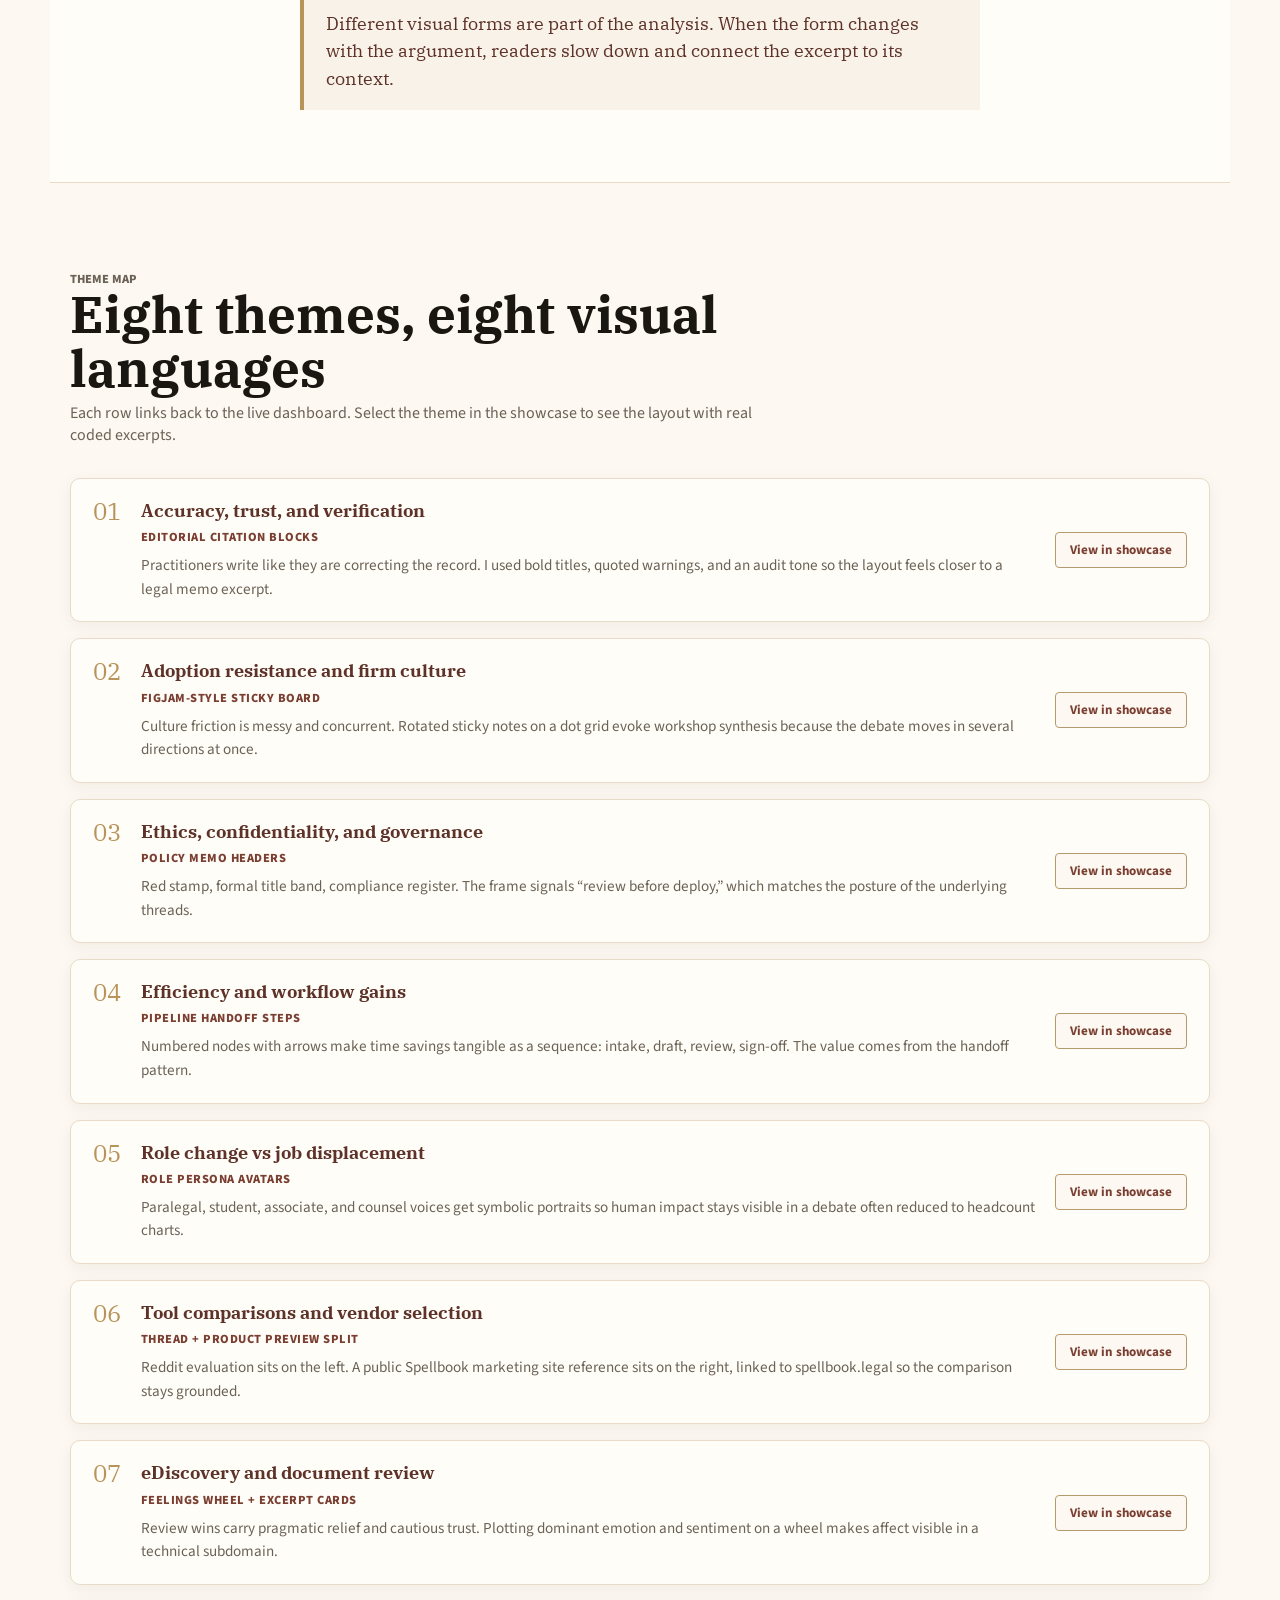
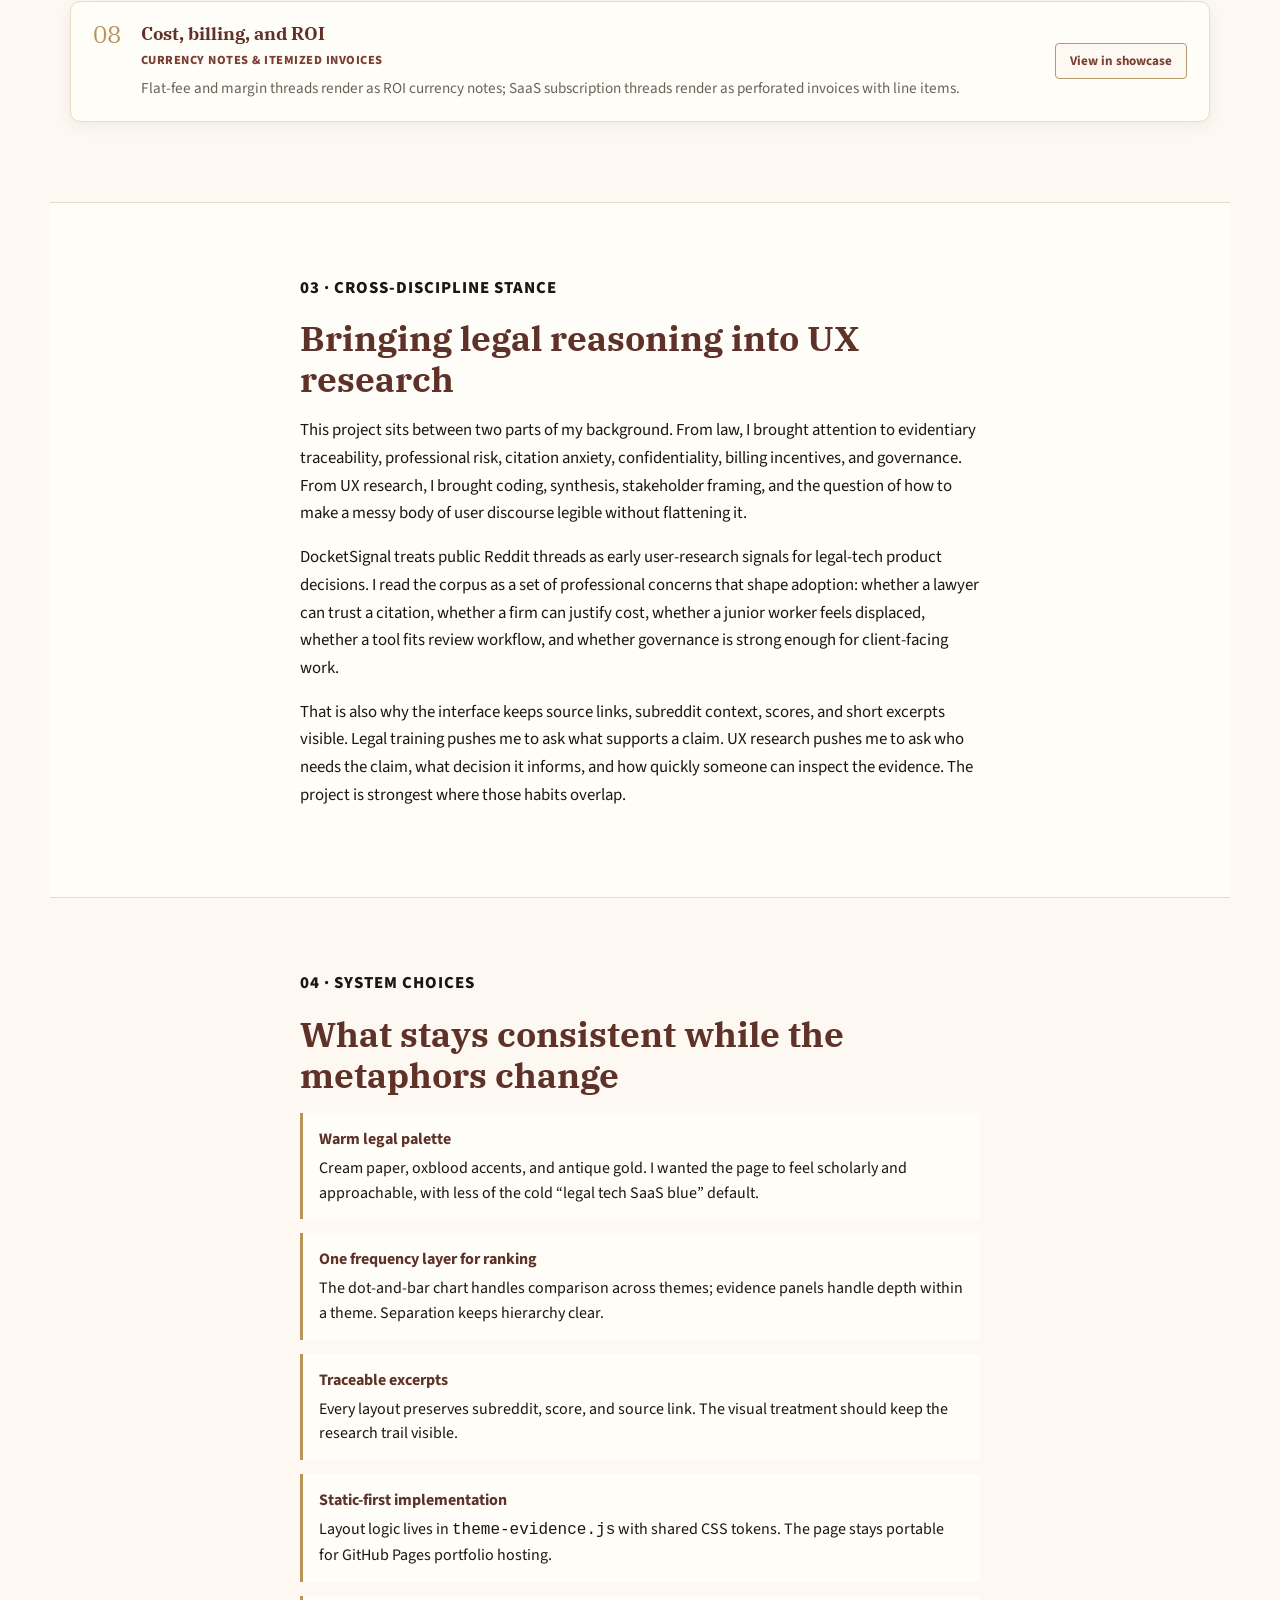
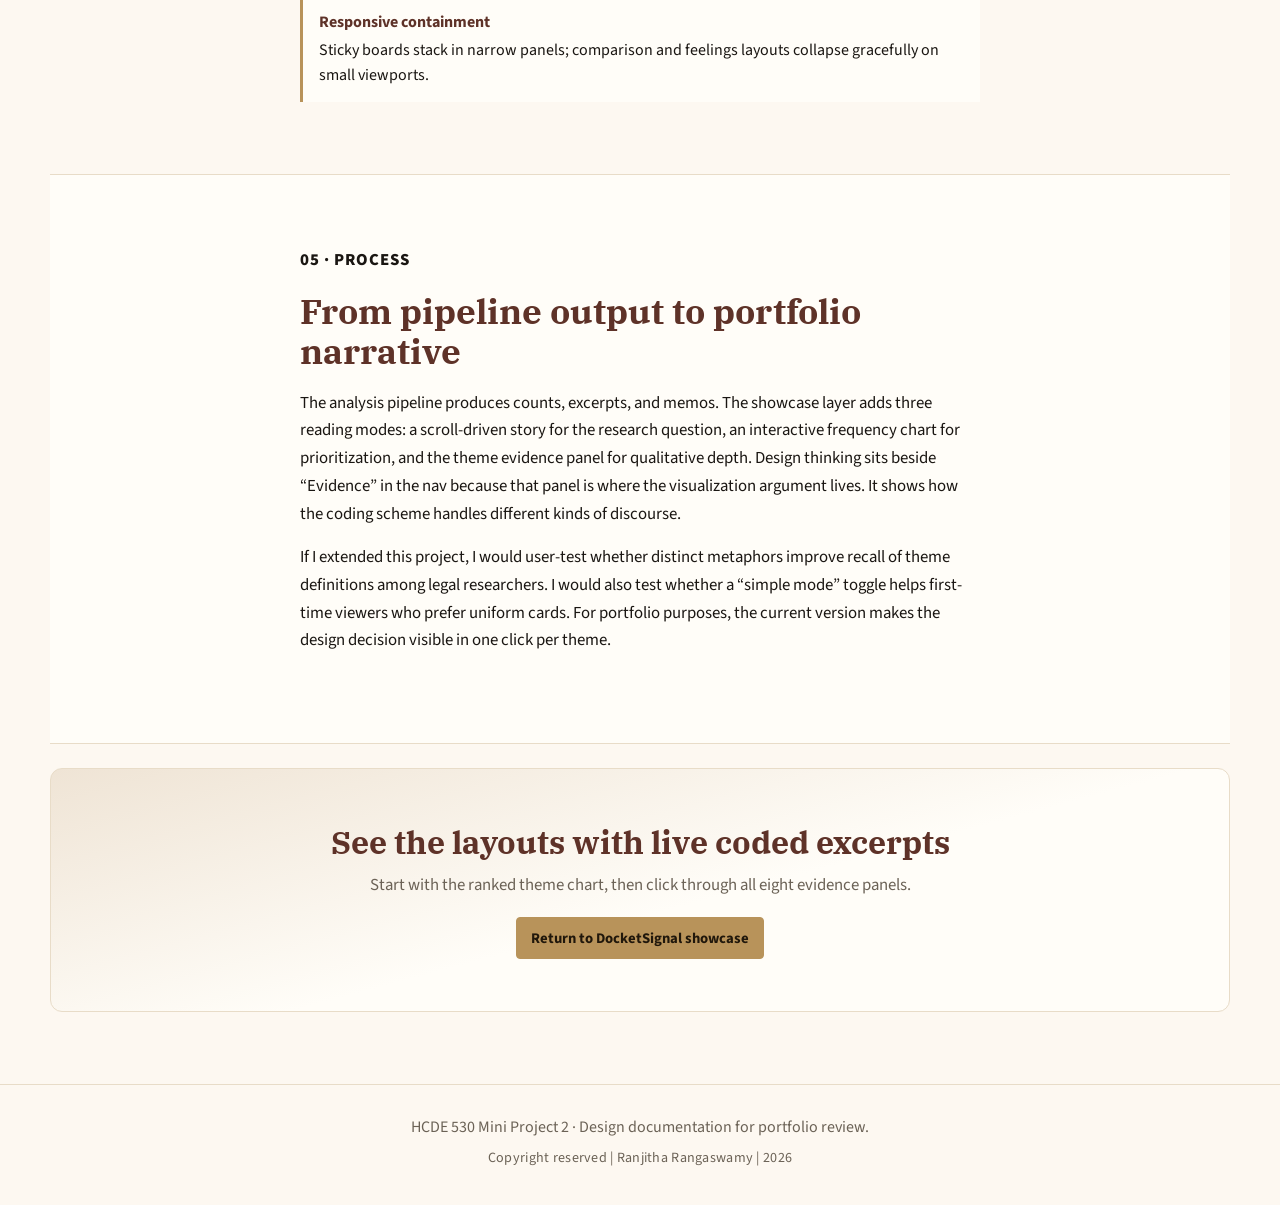
<file: MiniProject2/design.html>
<!doctype html>
<html lang="en">
  <head>
    <meta charset="utf-8">
    <meta name="viewport" content="width=device-width, initial-scale=1">
    <meta name="description" content="Design thinking notes for DocketSignal and why each legal-AI discourse theme gets its own visualization metaphor.">
    <title>Design thinking | DocketSignal</title>
    <link rel="preconnect" href="https://fonts.googleapis.com">
    <link rel="preconnect" href="https://fonts.gstatic.com" crossorigin>
    <link href="https://fonts.googleapis.com/css2?family=IBM+Plex+Serif:wght@500;600&family=Source+Sans+3:wght@400;500;600;700&display=swap" rel="stylesheet">
    <link rel="stylesheet" href="styles.css?v=20260604">
  </head>
  <body class="design-page">
    <header class="design-page__header">
      <nav class="design-page__nav" aria-label="Design documentation navigation">
        <a class="design-page__brand" href="index.html">DocketSignal</a>
        <div class="design-page__nav-links">
          <a href="index.html#story">Story</a>
          <a href="index.html#themes">Themes</a>
          <a href="index.html#evidence">Evidence</a>
          <a href="design.html" aria-current="page" class="design-page__nav-current">Design thinking</a>
          <a href="competencies.html">Competencies</a>
          <a href="reflection.html">Reflection</a>
        </div>
      </nav>
      <div class="design-page__intro">
        <p class="eyebrow">Portfolio · HCDE 530 · Mini Project 2</p>
        <h1>Design thinking behind the theme dashboard</h1>
        <p class="design-page__lede">
          DocketSignal codes public Reddit legal-AI discourse into eight themes. I did not want every theme to look like the same excerpt card. Each one needed a layout that matched how people were talking about that issue.
        </p>
        <div class="design-page__actions">
          <a class="button button--primary design-page__btn" href="index.html#themes">Open the live showcase</a>
          <a class="button button--secondary design-page__btn" href="index.html#evidence">Jump to evidence panel</a>
        </div>
      </div>
    </header>

    <main class="design-page__main">
      <section class="design-story" aria-labelledby="design-problem">
        <div class="design-story__inner">
          <p class="design-story__kicker">01 · The problem</p>
          <h2 id="design-problem">One chart cannot carry eight different arguments</h2>
          <p>
            Frequency bars answer an important question: <em>where does discourse concentrate?</em> They do not show what it feels like to read adoption pushback, a vendor comparison thread, or a privilege-log win story. Those threads sound different from each other. Some read like warnings. Some read like workshop complaints, policy memos, workflow handoffs, role anxiety, product screenshots, emotional review wins, or billing math.
          </p>
          <p>
            A generic quote card would flatten all of that texture. It would also make the evidence easier to skim past because every panel would feel interchangeable. For this portfolio piece, I wanted the interface to show qualitative sensitivity. The visualization should respect what the code is about, along with how often it appears.
          </p>
        </div>
      </section>

      <section class="design-story design-story--alt" aria-labelledby="design-insight">
        <div class="design-story__inner">
          <p class="design-story__kicker">02 · Design insight</p>
          <h2 id="design-insight">Match metaphor to discourse type and theme label</h2>
          <p>
            I treated each theme as a small design brief. Before picking a layout, I asked: if a researcher pinned this thread on a wall during synthesis, what artifact would they reach for? Accuracy threads read like citations to warn a colleague. Adoption friction belongs on a sticky-note culture map. Ethics posts resemble governance memos. Efficiency stories chain like workflow steps. Job-change anxiety attaches to roles more than abstract bars. Tool threads invite side-by-side vendor comparison. eDiscovery posts carry sentiment weight even when the topic is technical. Cost threads land naturally on a ledger.
          </p>
          <blockquote class="design-pullquote">
            Different visual forms are part of the analysis. When the form changes with the argument, readers slow down and connect the excerpt to its context.
          </blockquote>
        </div>
      </section>

      <section class="design-themes" aria-labelledby="design-theme-map">
        <div class="section-heading">
          <p class="eyebrow">Theme map</p>
          <h2 id="design-theme-map">Eight themes, eight visual languages</h2>
          <p>Each row links back to the live dashboard. Select the theme in the showcase to see the layout with real coded excerpts.</p>
        </div>

        <ol class="design-theme-grid">
          <li class="design-theme-card">
            <span class="design-theme-card__index">01</span>
            <div class="design-theme-card__body">
              <h3>Accuracy, trust, and verification</h3>
              <p class="design-theme-card__layout">Editorial citation blocks</p>
              <p>Practitioners write like they are correcting the record. I used bold titles, quoted warnings, and an audit tone so the layout feels closer to a legal memo excerpt.</p>
            </div>
            <a class="design-theme-card__link" href="index.html#themes">View in showcase</a>
          </li>
          <li class="design-theme-card">
            <span class="design-theme-card__index">02</span>
            <div class="design-theme-card__body">
              <h3>Adoption resistance and firm culture</h3>
              <p class="design-theme-card__layout">FigJam-style sticky board</p>
              <p>Culture friction is messy and concurrent. Rotated sticky notes on a dot grid evoke workshop synthesis because the debate moves in several directions at once.</p>
            </div>
            <a class="design-theme-card__link" href="index.html#themes">View in showcase</a>
          </li>
          <li class="design-theme-card">
            <span class="design-theme-card__index">03</span>
            <div class="design-theme-card__body">
              <h3>Ethics, confidentiality, and governance</h3>
              <p class="design-theme-card__layout">Policy memo headers</p>
              <p>Red stamp, formal title band, compliance register. The frame signals “review before deploy,” which matches the posture of the underlying threads.</p>
            </div>
            <a class="design-theme-card__link" href="index.html#themes">View in showcase</a>
          </li>
          <li class="design-theme-card">
            <span class="design-theme-card__index">04</span>
            <div class="design-theme-card__body">
              <h3>Efficiency and workflow gains</h3>
              <p class="design-theme-card__layout">Pipeline handoff steps</p>
              <p>Numbered nodes with arrows make time savings tangible as a sequence: intake, draft, review, sign-off. The value comes from the handoff pattern.</p>
            </div>
            <a class="design-theme-card__link" href="index.html#themes">View in showcase</a>
          </li>
          <li class="design-theme-card">
            <span class="design-theme-card__index">05</span>
            <div class="design-theme-card__body">
              <h3>Role change vs job displacement</h3>
              <p class="design-theme-card__layout">Role persona avatars</p>
              <p>Paralegal, student, associate, and counsel voices get symbolic portraits so human impact stays visible in a debate often reduced to headcount charts.</p>
            </div>
            <a class="design-theme-card__link" href="index.html#themes">View in showcase</a>
          </li>
          <li class="design-theme-card">
            <span class="design-theme-card__index">06</span>
            <div class="design-theme-card__body">
              <h3>Tool comparisons and vendor selection</h3>
              <p class="design-theme-card__layout">Thread + product preview split</p>
              <p>Reddit evaluation sits on the left. A public Spellbook marketing site reference sits on the right, linked to spellbook.legal so the comparison stays grounded.</p>
            </div>
            <a class="design-theme-card__link" href="index.html#themes">View in showcase</a>
          </li>
          <li class="design-theme-card">
            <span class="design-theme-card__index">07</span>
            <div class="design-theme-card__body">
              <h3>eDiscovery and document review</h3>
              <p class="design-theme-card__layout">Feelings wheel + excerpt cards</p>
              <p>Review wins carry pragmatic relief and cautious trust. Plotting dominant emotion and sentiment on a wheel makes affect visible in a technical subdomain.</p>
            </div>
            <a class="design-theme-card__link" href="index.html#themes">View in showcase</a>
          </li>
          <li class="design-theme-card">
            <span class="design-theme-card__index">08</span>
            <div class="design-theme-card__body">
              <h3>Cost, billing, and ROI</h3>
              <p class="design-theme-card__layout">Currency notes &amp; itemized invoices</p>
              <p>Flat-fee and margin threads render as ROI currency notes; SaaS subscription threads render as perforated invoices with line items.</p>
            </div>
            <a class="design-theme-card__link" href="index.html#themes">View in showcase</a>
          </li>
        </ol>
      </section>

      <section class="design-story design-story--alt" aria-labelledby="design-cross-discipline">
        <div class="design-story__inner">
          <p class="design-story__kicker">03 · Cross-discipline stance</p>
          <h2 id="design-cross-discipline">Bringing legal reasoning into UX research</h2>
          <p>
            This project sits between two parts of my background. From law, I brought attention to evidentiary traceability, professional risk, citation anxiety, confidentiality, billing incentives, and governance. From UX research, I brought coding, synthesis, stakeholder framing, and the question of how to make a messy body of user discourse legible without flattening it.
          </p>
          <p>
            DocketSignal treats public Reddit threads as early user-research signals for legal-tech product decisions. I read the corpus as a set of professional concerns that shape adoption: whether a lawyer can trust a citation, whether a firm can justify cost, whether a junior worker feels displaced, whether a tool fits review workflow, and whether governance is strong enough for client-facing work.
          </p>
          <p>
            That is also why the interface keeps source links, subreddit context, scores, and short excerpts visible. Legal training pushes me to ask what supports a claim. UX research pushes me to ask who needs the claim, what decision it informs, and how quickly someone can inspect the evidence. The project is strongest where those habits overlap.
          </p>
        </div>
      </section>

      <section class="design-story" aria-labelledby="design-system">
        <div class="design-story__inner">
          <p class="design-story__kicker">04 · System choices</p>
          <h2 id="design-system">What stays consistent while the metaphors change</h2>
          <ul class="design-principles">
            <li>
              <strong>Warm legal palette</strong>
              Cream paper, oxblood accents, and antique gold. I wanted the page to feel scholarly and approachable, with less of the cold “legal tech SaaS blue” default.
            </li>
            <li>
              <strong>One frequency layer for ranking</strong>
              The dot-and-bar chart handles comparison across themes; evidence panels handle depth within a theme. Separation keeps hierarchy clear.
            </li>
            <li>
              <strong>Traceable excerpts</strong>
              Every layout preserves subreddit, score, and source link. The visual treatment should keep the research trail visible.
            </li>
            <li>
              <strong>Static-first implementation</strong>
              Layout logic lives in <code>theme-evidence.js</code> with shared CSS tokens. The page stays portable for GitHub Pages portfolio hosting.
            </li>
            <li>
              <strong>Responsive containment</strong>
              Sticky boards stack in narrow panels; comparison and feelings layouts collapse gracefully on small viewports.
            </li>
          </ul>
        </div>
      </section>

      <section class="design-story design-story--alt" aria-labelledby="design-process">
        <div class="design-story__inner">
          <p class="design-story__kicker">05 · Process</p>
          <h2 id="design-process">From pipeline output to portfolio narrative</h2>
          <p>
            The analysis pipeline produces counts, excerpts, and memos. The showcase layer adds three reading modes: a scroll-driven story for the research question, an interactive frequency chart for prioritization, and the theme evidence panel for qualitative depth. Design thinking sits beside “Evidence” in the nav because that panel is where the visualization argument lives. It shows how the coding scheme handles different kinds of discourse.
          </p>
          <p>
            If I extended this project, I would user-test whether distinct metaphors improve recall of theme definitions among legal researchers. I would also test whether a “simple mode” toggle helps first-time viewers who prefer uniform cards. For portfolio purposes, the current version makes the design decision visible in one click per theme.
          </p>
        </div>
      </section>

      <section class="design-cta">
        <h2>See the layouts with live coded excerpts</h2>
        <p>Start with the ranked theme chart, then click through all eight evidence panels.</p>
        <a class="button button--primary design-page__btn" href="index.html#themes">Return to DocketSignal showcase</a>
      </section>
    </main>

    <footer>
      <p>HCDE 530 Mini Project 2 · Design documentation for portfolio review.</p>
      <p class="footer__copyright">Copyright reserved | Ranjitha Rangaswamy | 2026</p>
    </footer>
  </body>
</html>
</file>
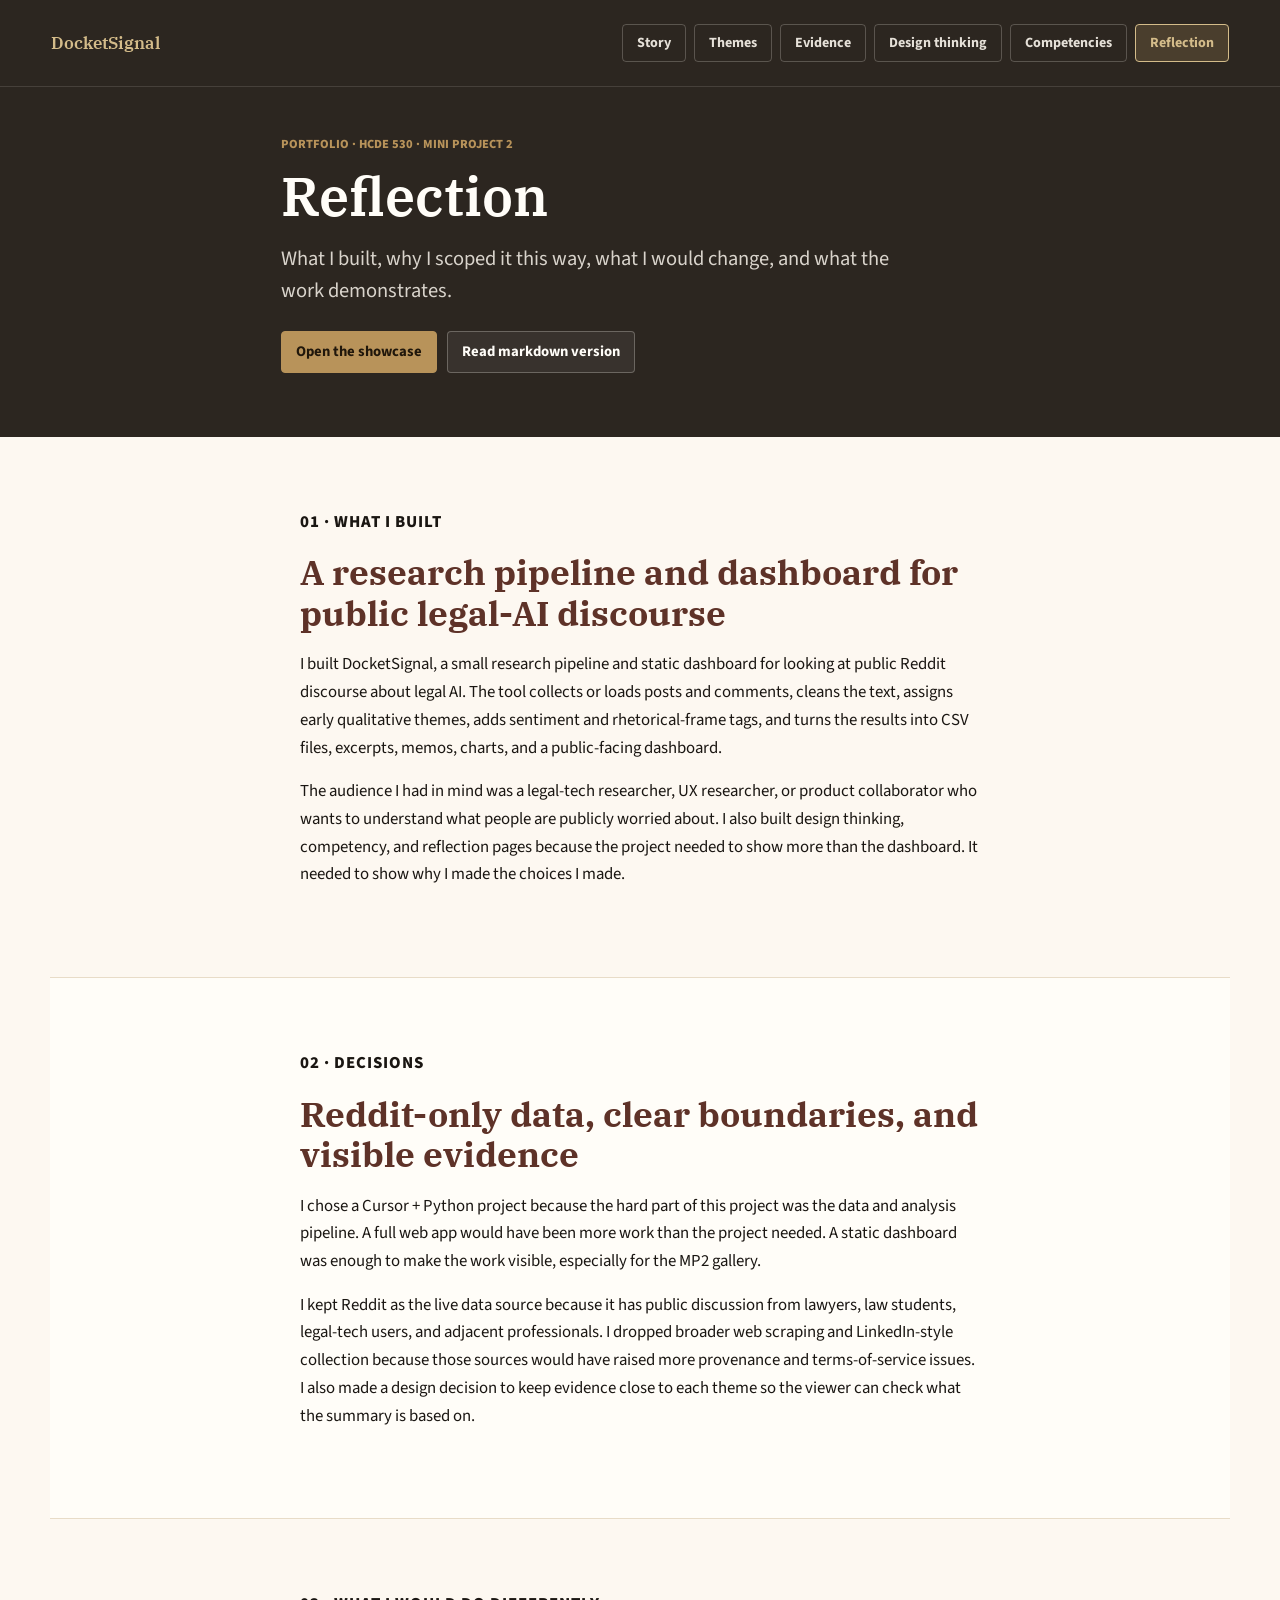
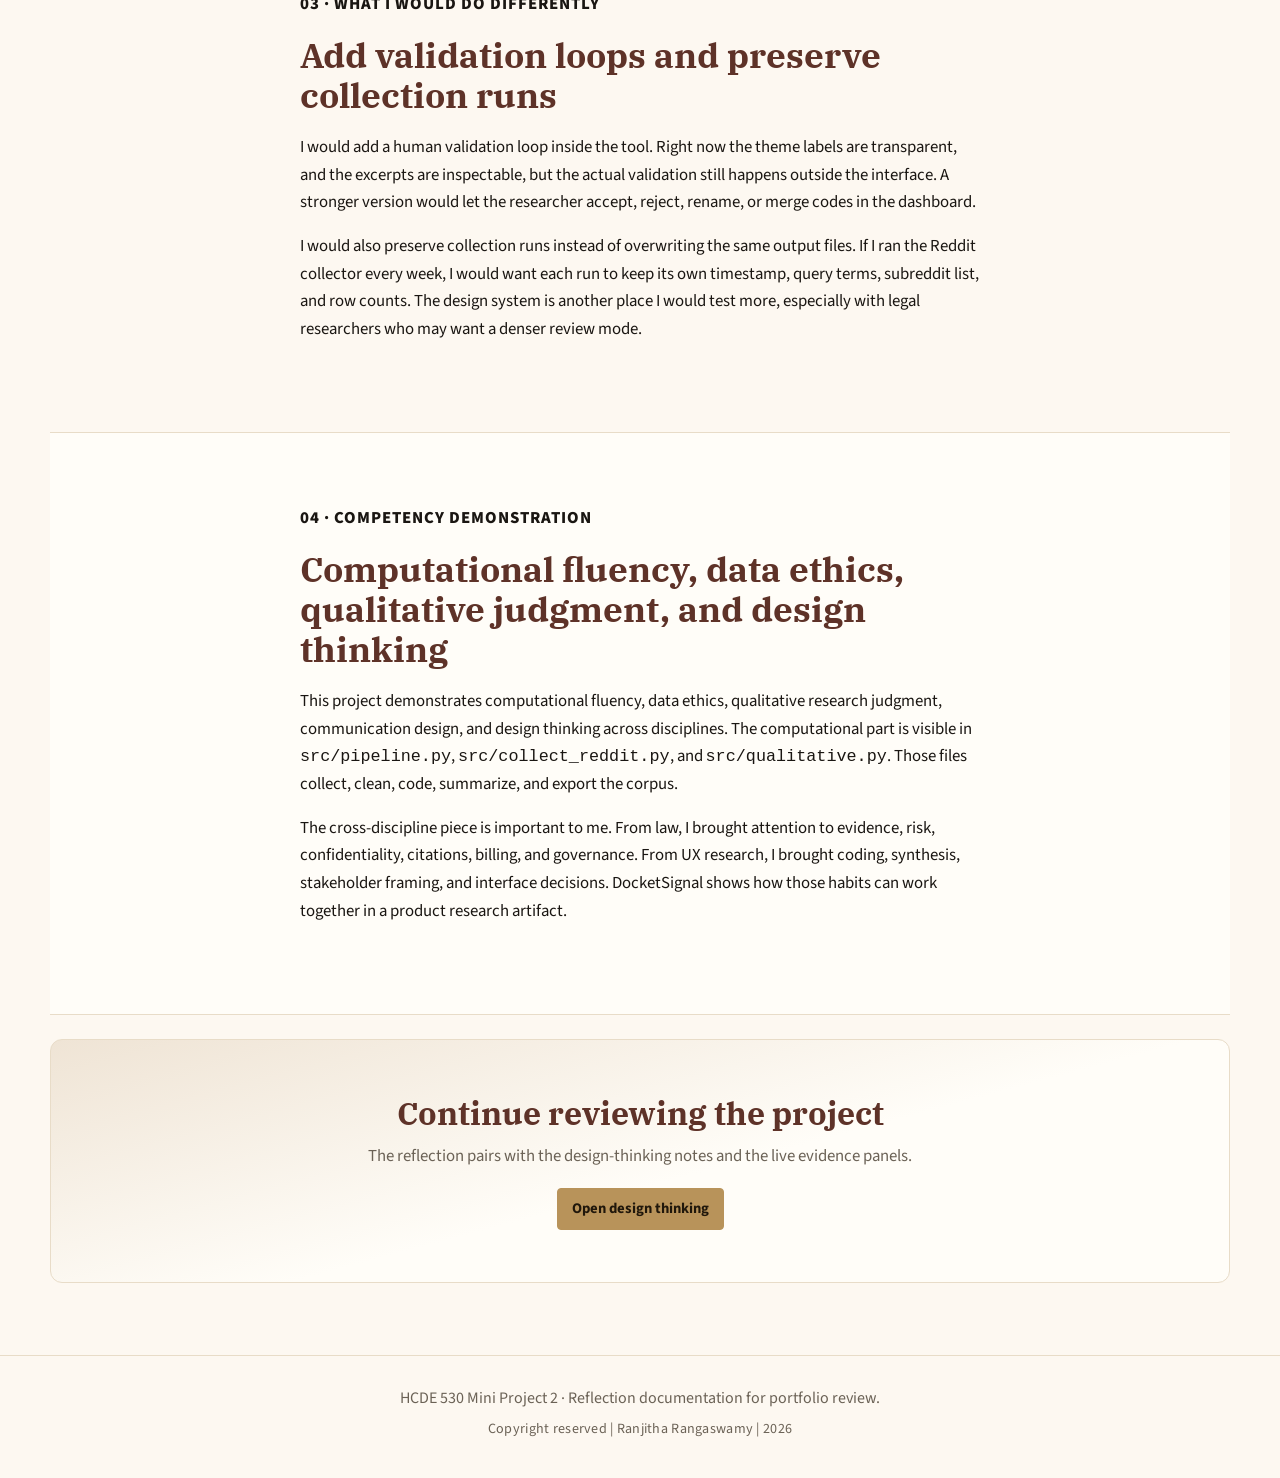
<file: MiniProject2/reflection.html>
<!doctype html>
<html lang="en">
  <head>
    <meta charset="utf-8">
    <meta name="viewport" content="width=device-width, initial-scale=1">
    <meta name="description" content="Reflection for DocketSignal: what was built, design decisions, future improvements, and competency claims.">
    <title>Reflection | DocketSignal</title>
    <link rel="preconnect" href="https://fonts.googleapis.com">
    <link rel="preconnect" href="https://fonts.gstatic.com" crossorigin>
    <link href="https://fonts.googleapis.com/css2?family=IBM+Plex+Serif:wght@500;600&family=Source+Sans+3:wght@400;500;600;700&display=swap" rel="stylesheet">
    <link rel="stylesheet" href="styles.css?v=20260604">
  </head>
  <body class="design-page">
    <header class="design-page__header">
      <nav class="design-page__nav" aria-label="Reflection navigation">
        <a class="design-page__brand" href="index.html">DocketSignal</a>
        <div class="design-page__nav-links">
          <a href="index.html#story">Story</a>
          <a href="index.html#themes">Themes</a>
          <a href="index.html#evidence">Evidence</a>
          <a href="design.html">Design thinking</a>
          <a href="competencies.html">Competencies</a>
          <a href="reflection.html" aria-current="page" class="design-page__nav-current">Reflection</a>
        </div>
      </nav>
      <div class="design-page__intro">
        <p class="eyebrow">Portfolio · HCDE 530 · Mini Project 2</p>
        <h1>Reflection</h1>
        <p class="design-page__lede">
          What I built, why I scoped it this way, what I would change, and what the work demonstrates.
        </p>
        <div class="design-page__actions">
          <a class="button button--primary design-page__btn" href="index.html">Open the showcase</a>
          <a class="button button--secondary design-page__btn" href="reflection.md">Read markdown version</a>
        </div>
      </div>
    </header>

    <main class="design-page__main">
      <section class="design-story" aria-labelledby="reflection-built">
        <div class="design-story__inner">
          <p class="design-story__kicker">01 · What I built</p>
          <h2 id="reflection-built">A research pipeline and dashboard for public legal-AI discourse</h2>
          <p>
            I built DocketSignal, a small research pipeline and static dashboard for looking at public Reddit discourse about legal AI. The tool collects or loads posts and comments, cleans the text, assigns early qualitative themes, adds sentiment and rhetorical-frame tags, and turns the results into CSV files, excerpts, memos, charts, and a public-facing dashboard.
          </p>
          <p>
            The audience I had in mind was a legal-tech researcher, UX researcher, or product collaborator who wants to understand what people are publicly worried about. I also built design thinking, competency, and reflection pages because the project needed to show more than the dashboard. It needed to show why I made the choices I made.
          </p>
        </div>
      </section>

      <section class="design-story design-story--alt" aria-labelledby="reflection-decisions">
        <div class="design-story__inner">
          <p class="design-story__kicker">02 · Decisions</p>
          <h2 id="reflection-decisions">Reddit-only data, clear boundaries, and visible evidence</h2>
          <p>
            I chose a Cursor + Python project because the hard part of this project was the data and analysis pipeline. A full web app would have been more work than the project needed. A static dashboard was enough to make the work visible, especially for the MP2 gallery.
          </p>
          <p>
            I kept Reddit as the live data source because it has public discussion from lawyers, law students, legal-tech users, and adjacent professionals. I dropped broader web scraping and LinkedIn-style collection because those sources would have raised more provenance and terms-of-service issues. I also made a design decision to keep evidence close to each theme so the viewer can check what the summary is based on.
          </p>
        </div>
      </section>

      <section class="design-story" aria-labelledby="reflection-different">
        <div class="design-story__inner">
          <p class="design-story__kicker">03 · What I would do differently</p>
          <h2 id="reflection-different">Add validation loops and preserve collection runs</h2>
          <p>
            I would add a human validation loop inside the tool. Right now the theme labels are transparent, and the excerpts are inspectable, but the actual validation still happens outside the interface. A stronger version would let the researcher accept, reject, rename, or merge codes in the dashboard.
          </p>
          <p>
            I would also preserve collection runs instead of overwriting the same output files. If I ran the Reddit collector every week, I would want each run to keep its own timestamp, query terms, subreddit list, and row counts. The design system is another place I would test more, especially with legal researchers who may want a denser review mode.
          </p>
        </div>
      </section>

      <section class="design-story design-story--alt" aria-labelledby="reflection-demonstrates">
        <div class="design-story__inner">
          <p class="design-story__kicker">04 · Competency demonstration</p>
          <h2 id="reflection-demonstrates">Computational fluency, data ethics, qualitative judgment, and design thinking</h2>
          <p>
            This project demonstrates computational fluency, data ethics, qualitative research judgment, communication design, and design thinking across disciplines. The computational part is visible in <code>src/pipeline.py</code>, <code>src/collect_reddit.py</code>, and <code>src/qualitative.py</code>. Those files collect, clean, code, summarize, and export the corpus.
          </p>
          <p>
            The cross-discipline piece is important to me. From law, I brought attention to evidence, risk, confidentiality, citations, billing, and governance. From UX research, I brought coding, synthesis, stakeholder framing, and interface decisions. DocketSignal shows how those habits can work together in a product research artifact.
          </p>
        </div>
      </section>

      <section class="design-cta">
        <h2>Continue reviewing the project</h2>
        <p>The reflection pairs with the design-thinking notes and the live evidence panels.</p>
        <a class="button button--primary design-page__btn" href="design.html">Open design thinking</a>
      </section>
    </main>

    <footer>
      <p>HCDE 530 Mini Project 2 · Reflection documentation for portfolio review.</p>
      <p class="footer__copyright">Copyright reserved | Ranjitha Rangaswamy | 2026</p>
    </footer>
  </body>
</html>
</file>
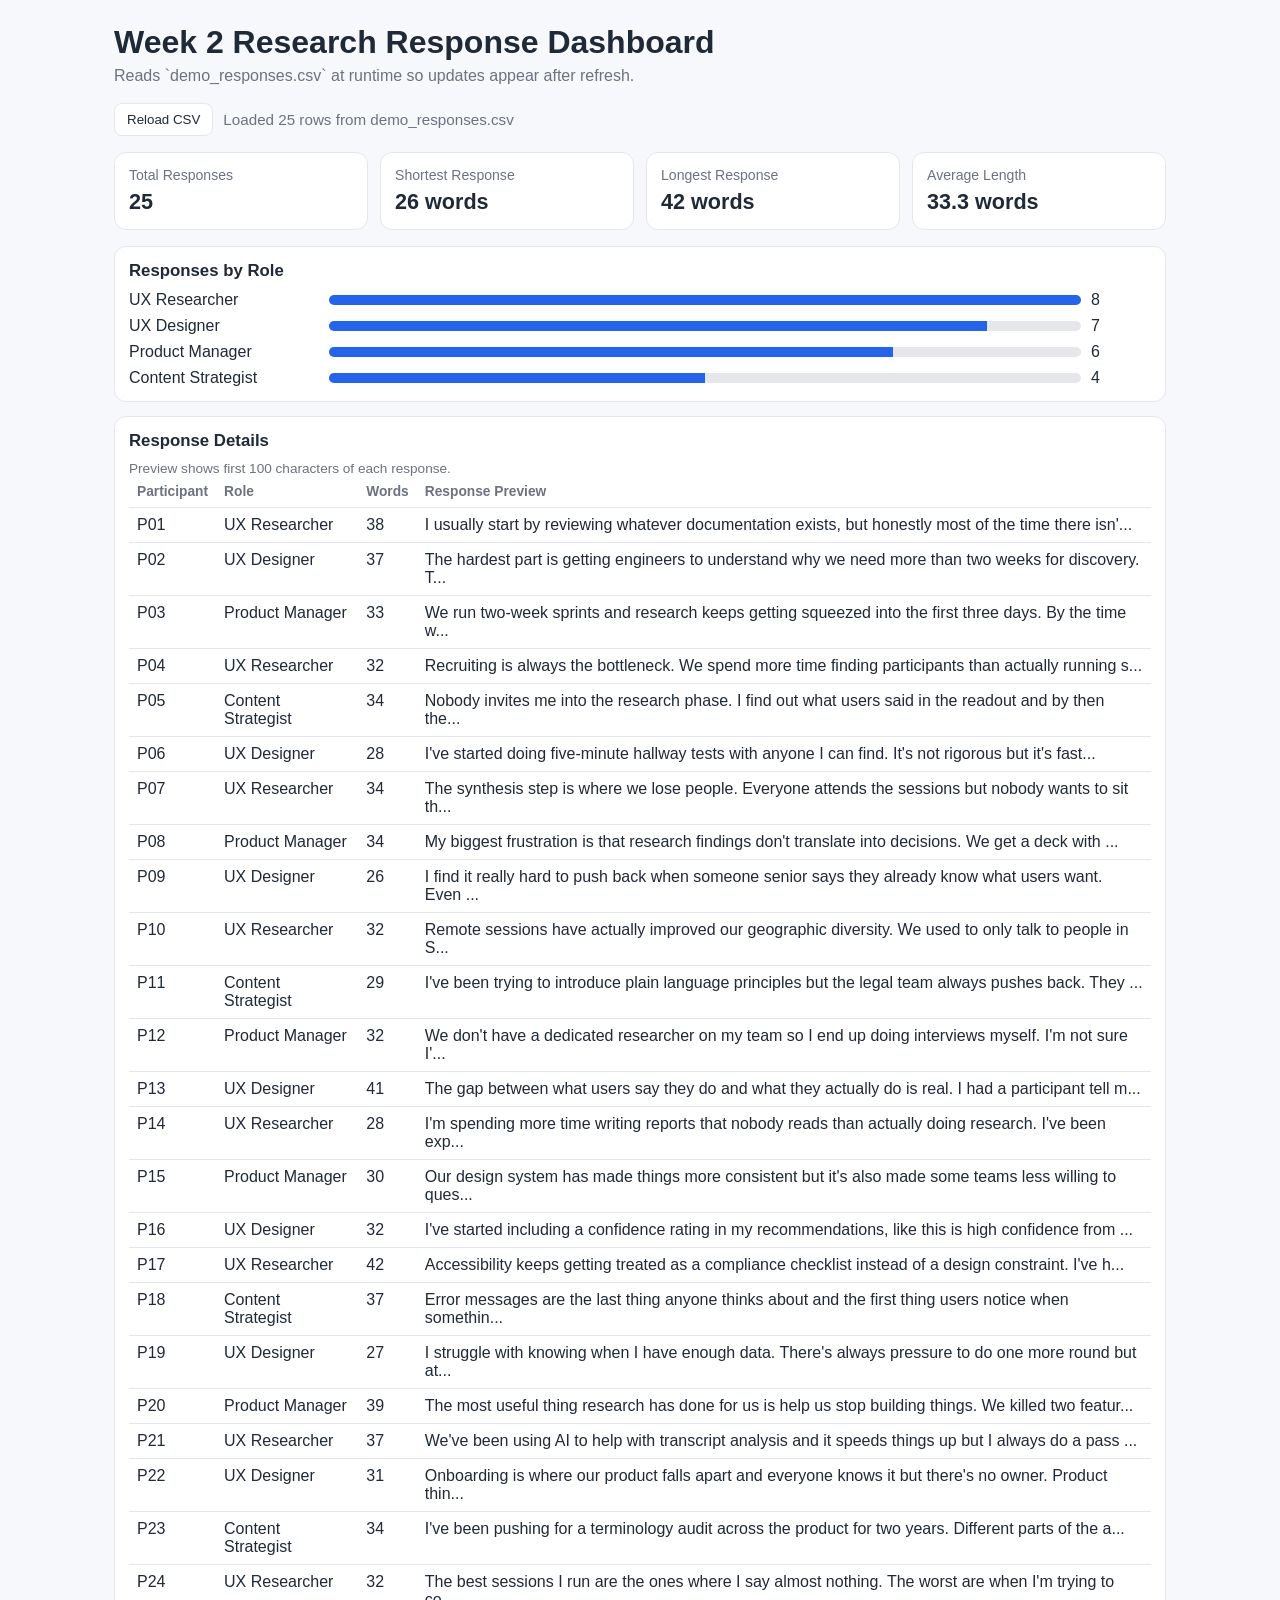
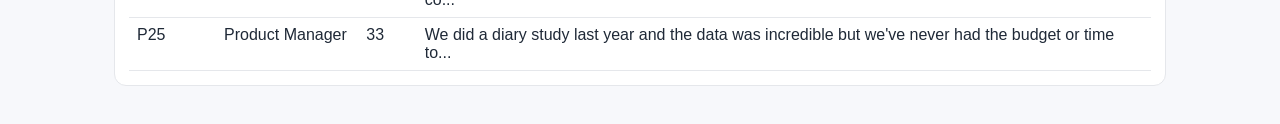
<file: week 2/dashboard.html>
<!doctype html>
<html lang="en">
  <head>
    <meta charset="UTF-8" />
    <meta name="viewport" content="width=device-width, initial-scale=1.0" />
    <title>Week 2 Response Dashboard</title>
    <style>
      :root {
        --bg: #f7f8fb;
        --card: #ffffff;
        --text: #1f2937;
        --muted: #6b7280;
        --border: #e5e7eb;
        --accent: #2563eb;
      }
      * {
        box-sizing: border-box;
      }
      body {
        margin: 0;
        font-family: -apple-system, BlinkMacSystemFont, "Segoe UI", Roboto, sans-serif;
        color: var(--text);
        background: var(--bg);
      }
      .container {
        max-width: 1100px;
        margin: 0 auto;
        padding: 24px;
      }
      h1 {
        margin: 0 0 6px;
      }
      .sub {
        margin: 0 0 18px;
        color: var(--muted);
      }
      .toolbar {
        display: flex;
        gap: 10px;
        align-items: center;
        margin-bottom: 16px;
      }
      button {
        border: 1px solid var(--border);
        background: var(--card);
        color: var(--text);
        border-radius: 8px;
        padding: 8px 12px;
        cursor: pointer;
      }
      button:hover {
        border-color: #cbd5e1;
      }
      .status {
        color: var(--muted);
        font-size: 0.95rem;
      }
      .grid {
        display: grid;
        grid-template-columns: repeat(4, minmax(0, 1fr));
        gap: 12px;
        margin-bottom: 16px;
      }
      .card {
        background: var(--card);
        border: 1px solid var(--border);
        border-radius: 12px;
        padding: 14px;
      }
      .metric-label {
        color: var(--muted);
        font-size: 0.88rem;
      }
      .metric-value {
        margin-top: 6px;
        font-size: 1.35rem;
        font-weight: 600;
      }
      .panel {
        background: var(--card);
        border: 1px solid var(--border);
        border-radius: 12px;
        padding: 14px;
        margin-bottom: 14px;
      }
      h2 {
        margin: 0 0 10px;
        font-size: 1.05rem;
      }
      table {
        width: 100%;
        border-collapse: collapse;
      }
      th,
      td {
        text-align: left;
        padding: 8px;
        border-bottom: 1px solid var(--border);
        vertical-align: top;
      }
      th {
        font-size: 0.86rem;
        color: var(--muted);
      }
      .role-bars {
        display: grid;
        gap: 8px;
      }
      .bar-row {
        display: grid;
        grid-template-columns: 190px 1fr 60px;
        gap: 10px;
        align-items: center;
      }
      .bar-track {
        width: 100%;
        height: 10px;
        border-radius: 999px;
        background: #e5e7eb;
        overflow: hidden;
      }
      .bar-fill {
        height: 100%;
        background: var(--accent);
      }
      .small {
        color: var(--muted);
        font-size: 0.85rem;
      }
      @media (max-width: 860px) {
        .grid {
          grid-template-columns: repeat(2, minmax(0, 1fr));
        }
        .bar-row {
          grid-template-columns: 120px 1fr 46px;
        }
      }
    </style>
  </head>
  <body>
    <div class="container">
      <h1>Week 2 Research Response Dashboard</h1>
      <p class="sub">Reads `demo_responses.csv` at runtime so updates appear after refresh.</p>

      <div class="toolbar">
        <button id="reloadBtn" type="button">Reload CSV</button>
        <span id="status" class="status">Loading...</span>
      </div>

      <section class="grid" id="metrics"></section>

      <section class="panel">
        <h2>Responses by Role</h2>
        <div id="roleBars" class="role-bars"></div>
      </section>

      <section class="panel">
        <h2>Response Details</h2>
        <div class="small">Preview shows first 100 characters of each response.</div>
        <table>
          <thead>
            <tr>
              <th>Participant</th>
              <th>Role</th>
              <th>Words</th>
              <th>Response Preview</th>
            </tr>
          </thead>
          <tbody id="rows"></tbody>
        </table>
      </section>
    </div>

    <script>
      const CSV_PATH = "demo_responses.csv";

      function parseCsv(text) {
        const rows = [];
        let current = "";
        let row = [];
        let inQuotes = false;

        for (let i = 0; i < text.length; i += 1) {
          const ch = text[i];
          const next = text[i + 1];

          if (ch === '"') {
            if (inQuotes && next === '"') {
              current += '"';
              i += 1;
            } else {
              inQuotes = !inQuotes;
            }
          } else if (ch === "," && !inQuotes) {
            row.push(current);
            current = "";
          } else if ((ch === "\n" || ch === "\r") && !inQuotes) {
            if (ch === "\r" && next === "\n") {
              i += 1;
            }
            row.push(current);
            current = "";
            if (row.some((cell) => cell.trim() !== "")) {
              rows.push(row);
            }
            row = [];
          } else {
            current += ch;
          }
        }

        if (current.length > 0 || row.length > 0) {
          row.push(current);
          if (row.some((cell) => cell.trim() !== "")) {
            rows.push(row);
          }
        }

        if (rows.length === 0) return [];

        const headers = rows[0].map((h) => h.trim());
        return rows.slice(1).map((cells) => {
          const obj = {};
          headers.forEach((header, idx) => {
            obj[header] = (cells[idx] ?? "").trim();
          });
          return obj;
        });
      }

      function countWords(text) {
        const cleaned = (text || "").trim();
        return cleaned ? cleaned.split(/\s+/).length : 0;
      }

      function preview(text, maxLen = 100) {
        if (text.length <= maxLen) return text;
        return `${text.slice(0, maxLen)}...`;
      }

      function renderMetrics(data) {
        const words = data.map((d) => countWords(d.response));
        const total = words.length;
        const shortest = total ? Math.min(...words) : 0;
        const longest = total ? Math.max(...words) : 0;
        const avg = total ? (words.reduce((a, b) => a + b, 0) / total).toFixed(1) : "0.0";

        const metrics = [
          { label: "Total Responses", value: String(total) },
          { label: "Shortest Response", value: `${shortest} words` },
          { label: "Longest Response", value: `${longest} words` },
          { label: "Average Length", value: `${avg} words` },
        ];

        const el = document.getElementById("metrics");
        el.innerHTML = metrics
          .map(
            (m) => `
              <article class="card">
                <div class="metric-label">${m.label}</div>
                <div class="metric-value">${m.value}</div>
              </article>
            `
          )
          .join("");
      }

      function renderRoleBars(data) {
        const counts = {};
        data.forEach((item) => {
          const role = item.role || "Unknown";
          counts[role] = (counts[role] || 0) + 1;
        });

        const entries = Object.entries(counts).sort((a, b) => b[1] - a[1]);
        const max = entries.length ? entries[0][1] : 1;

        const el = document.getElementById("roleBars");
        if (entries.length === 0) {
          el.innerHTML = "<div class='small'>No rows available.</div>";
          return;
        }

        el.innerHTML = entries
          .map(
            ([role, count]) => `
              <div class="bar-row">
                <div>${role}</div>
                <div class="bar-track">
                  <div class="bar-fill" style="width:${(count / max) * 100}%"></div>
                </div>
                <div>${count}</div>
              </div>
            `
          )
          .join("");
      }

      function renderTable(data) {
        const el = document.getElementById("rows");
        el.innerHTML = data
          .map((item) => {
            const words = countWords(item.response);
            return `
              <tr>
                <td>${item.participant_id || ""}</td>
                <td>${item.role || ""}</td>
                <td>${words}</td>
                <td>${preview(item.response || "")}</td>
              </tr>
            `;
          })
          .join("");
      }

      async function loadCsv() {
        const status = document.getElementById("status");
        status.textContent = "Loading...";
        try {
          const response = await fetch(CSV_PATH, { cache: "no-store" });
          if (!response.ok) {
            throw new Error(`Failed to load CSV (${response.status})`);
          }
          const text = await response.text();
          const data = parseCsv(text);
          renderMetrics(data);
          renderRoleBars(data);
          renderTable(data);
          status.textContent = `Loaded ${data.length} rows from ${CSV_PATH}`;
        } catch (error) {
          status.textContent = "Could not load CSV. Run from a local server.";
          document.getElementById("metrics").innerHTML = "";
          document.getElementById("roleBars").innerHTML =
            "<div class='small'>No data loaded.</div>";
          document.getElementById("rows").innerHTML = "";
          console.error(error);
        }
      }

      document.getElementById("reloadBtn").addEventListener("click", loadCsv);
      loadCsv();
    </script>
  </body>
</html>
</file>
<file: MiniProject2/styles.css>
:root {
  --ink: #1a1612;
  --muted: #6b6256;
  --paper: #fdf8f1;
  --paper-strong: #fffdf8;
  --line: #e8dcc8;
  --line-strong: #b59a6d;
  --charcoal: #2c2620;
  --oxblood: #7b3f32;
  --oxblood-deep: #5e3228;
  --gold: #b8935a;
  --gold-light: #d4bc8a;
  --sage: #5a6b57;
  --slate: #4a5d68;
  --slate-deep: #354650;
  --sienna: #9a5538;
  --sand: #c9b08a;
  --cell-empty: #efe6d6;
  /* Aliases used across components */
  --blueprint: var(--oxblood);
  --navy: var(--charcoal);
  --green: var(--sage);
  --shadow: 0 24px 70px rgba(42, 36, 32, 0.12);
}

* {
  box-sizing: border-box;
}

html {
  scroll-behavior: smooth;
}

body {
  margin: 0;
  background: var(--paper);
  color: var(--ink);
  font-family: "Source Sans 3", Georgia, serif;
}

a {
  color: inherit;
}

.hero {
  min-height: 92vh;
  position: relative;
  display: flex;
  flex-direction: column;
  justify-content: space-between;
  overflow: hidden;
  background: var(--charcoal);
}

.hero__image {
  position: absolute;
  inset: 0;
  background:
    linear-gradient(90deg, rgba(22, 18, 15, 0.94) 0%, rgba(31, 27, 23, 0.84) 38%, rgba(31, 27, 23, 0.14) 100%),
    url("showcase-assets/legal-ai-discourse-showcase-hero.png") center / cover;
  transform: scale(1.01);
}

.topbar {
  position: relative;
  z-index: 2;
  flex-shrink: 0;
  display: flex;
  flex-wrap: wrap;
  justify-content: flex-end;
  align-items: center;
  gap: 8px;
  padding: clamp(16px, 2.5vw, 24px) clamp(18px, 4vw, 56px);
}

.topbar a,
.button {
  min-height: 42px;
  display: inline-flex;
  align-items: center;
  justify-content: center;
  border: 1px solid rgba(255, 250, 241, 0.26);
  border-radius: 4px;
  padding: 9px 14px;
  color: var(--paper-strong);
  text-decoration: none;
  font-size: 0.92rem;
  font-weight: 700;
  transition: transform 160ms ease, background 160ms ease, border-color 160ms ease;
}

.topbar a:hover,
.button:hover {
  transform: translateY(-1px);
  border-color: rgba(255, 250, 241, 0.62);
  background: rgba(255, 250, 241, 0.08);
}

.topbar .brand-link {
  background: rgba(184, 147, 90, 0.2);
  border-color: rgba(184, 147, 90, 0.75);
  color: var(--gold-light);
}

.topbar__design-card {
  background: rgba(255, 250, 241, 0.14);
  border-color: var(--gold-light);
  color: var(--gold-light);
  box-shadow: 0 0 0 1px rgba(184, 147, 90, 0.35), 0 8px 24px rgba(0, 0, 0, 0.18);
  letter-spacing: 0.02em;
}

.topbar__design-card:hover {
  background: rgba(255, 250, 241, 0.22);
  border-color: var(--gold);
  color: #fffdf8;
}

.hero__content {
  position: relative;
  z-index: 1;
  flex: 1;
  display: flex;
  flex-direction: column;
  justify-content: flex-end;
  width: min(820px, calc(100% - 36px));
  max-width: 100%;
  margin-top: clamp(12px, 3vh, 32px);
  padding: 0 clamp(18px, 4vw, 56px) clamp(48px, 8vh, 72px);
  color: var(--paper-strong);
}

.eyebrow {
  margin: 0 0 clamp(10px, 1.5vh, 16px);
  color: var(--gold);
  font-size: 0.78rem;
  font-weight: 800;
  letter-spacing: 0;
  text-transform: uppercase;
}

h1,
h2,
h3 {
  font-family: "IBM Plex Serif", Georgia, serif;
  letter-spacing: 0;
}

h1 {
  max-width: 760px;
  margin: 0;
  font-size: clamp(2.75rem, 9vw, 6.5rem);
  line-height: 1.05;
  font-weight: 600;
}

.lede {
  max-width: 620px;
  margin: clamp(16px, 2.5vh, 28px) 0 0;
  color: rgba(255, 250, 241, 0.82);
  font-size: clamp(1.2rem, 2.2vw, 1.55rem);
  line-height: 1.35;
}

.method-quote {
  max-width: 680px;
  margin: clamp(16px, 2vh, 24px) 0 0;
  padding: 14px 18px;
  border-left: 3px solid var(--gold);
  color: rgba(255, 250, 241, 0.78);
  font-size: 0.98rem;
  line-height: 1.5;
  font-style: italic;
}

.hero__actions {
  display: flex;
  flex-wrap: wrap;
  gap: 10px;
  margin-top: clamp(20px, 3vh, 32px);
}

.button--primary {
  background: var(--gold);
  border-color: var(--gold);
  color: #20170b;
}

.button--secondary {
  background: rgba(255, 250, 241, 0.06);
}

.hero__scroll {
  display: inline-flex;
  flex-direction: column;
  align-items: center;
  gap: 10px;
  margin-top: clamp(28px, 4vh, 48px);
  color: rgba(255, 250, 241, 0.72);
  text-decoration: none;
  font-size: 0.72rem;
  font-weight: 800;
  letter-spacing: 0.14em;
  text-transform: uppercase;
}

.hero__scroll-line {
  width: 1px;
  height: 52px;
  background: linear-gradient(180deg, var(--gold), transparent);
  animation: scroll-hint 1.8s ease-in-out infinite;
}

@keyframes scroll-hint {
  0%, 100% { opacity: 0.35; transform: scaleY(0.65); transform-origin: top; }
  50% { opacity: 1; transform: scaleY(1); }
}

.scrolly-marquee {
  overflow: hidden;
  border-block: 1px solid var(--line);
  background: var(--charcoal);
  padding: 14px 0;
}

.scrolly-marquee__track {
  display: flex;
  gap: 48px;
  width: max-content;
  animation: marquee 42s linear infinite;
  color: rgba(255, 250, 241, 0.55);
  font-size: 0.88rem;
  font-weight: 700;
  letter-spacing: 0.02em;
  text-transform: none;
}

.scrolly-marquee__track span {
  flex-shrink: 0;
}

.scrolly-marquee__track span::before {
  content: "·";
  margin-right: 48px;
  color: var(--gold);
}

@keyframes marquee {
  from { transform: translateX(0); }
  to { transform: translateX(-50%); }
}

.scrolly-story {
  background: var(--paper);
  color: var(--ink);
}

.scrolly-story__inner {
  width: min(1180px, calc(100% - 32px));
  margin: 0 auto;
  padding: 72px 0 96px;
}

.scrolly-step {
  max-width: 820px;
  margin: 0 auto 96px;
  padding: 0 8px;
}

.scrolly-step--dark {
  max-width: none;
  margin-bottom: 120px;
  padding: 72px clamp(18px, 4vw, 56px);
  background: var(--charcoal);
  color: var(--paper-strong);
  box-sizing: border-box;
  overflow: visible;
}

.scrolly-step--dark .scrolly-body,
.scrolly-step--dark .scrolly-meta {
  color: rgba(255, 250, 241, 0.78);
}

.scrolly-step--closing {
  margin-bottom: 0;
  padding-top: 24px;
  border-top: 1px solid var(--line);
}

.scrolly-kicker {
  margin: 0 0 16px;
  color: var(--gold);
  font-size: 0.72rem;
  font-weight: 800;
  letter-spacing: 0.08em;
  text-transform: uppercase;
}

.scrolly-step--dark .scrolly-kicker {
  color: var(--gold-light);
}

.scrolly-headline {
  margin: 0 0 24px;
  font-family: "IBM Plex Serif", Georgia, serif;
  font-size: clamp(2.4rem, 6vw, 4.2rem);
  line-height: 1.08;
  font-weight: 600;
}

.scrolly-headline em {
  font-style: italic;
  color: var(--oxblood);
}

.scrolly-step--dark .scrolly-headline em {
  color: var(--gold-light);
}

.scrolly-headline--compact {
  font-size: clamp(2rem, 4.5vw, 3rem);
}

.scrolly-body {
  margin: 0 0 18px;
  font-size: clamp(1.05rem, 2vw, 1.22rem);
  line-height: 1.55;
  color: var(--muted);
}

.scrolly-pullquote {
  margin: 28px 0;
  padding: 0 0 0 20px;
  border-left: 3px solid var(--oxblood);
  font-family: "IBM Plex Serif", Georgia, serif;
  font-size: clamp(1.35rem, 3vw, 1.85rem);
  line-height: 1.35;
  font-style: italic;
  color: var(--ink);
}

.scrolly-pullquote--wide {
  max-width: 720px;
}

.scrolly-evidence-quote {
  margin: 28px 0 0;
  padding: 20px 22px 16px;
  border-left: 4px solid var(--oxblood);
  background: var(--paper-strong);
  text-align: left;
  box-sizing: border-box;
  width: 100%;
  max-width: 100%;
  overflow: visible;
}

.scrolly-evidence-quote .reddit-quote__title {
  color: var(--ink);
}

.scrolly-evidence-quote .reddit-quote__body {
  color: var(--muted);
}

.scrolly-evidence-quote .reddit-quote__meta {
  color: var(--muted);
}

.scrolly-evidence-quote--dark {
  margin-top: 32px;
  border-left-color: var(--gold-light);
  background: rgba(255, 250, 241, 0.08);
}

.scrolly-evidence-quote--dark .reddit-quote__title:not(.reddit-quote__title--label) {
  color: var(--paper);
}

.scrolly-evidence-quote--dark .reddit-quote__title--label {
  color: rgba(255, 250, 241, 0.72);
}

.scrolly-evidence-quote--dark .reddit-quote__body {
  border-left-color: rgba(255, 250, 241, 0.35);
  color: rgba(255, 250, 241, 0.88);
}

.scrolly-evidence-quote--dark .reddit-quote__meta {
  color: rgba(255, 250, 241, 0.62);
}

.scrolly-evidence-quote + .scrolly-evidence-quote {
  margin-top: 18px;
}

.scrolly-wordlist {
  display: flex;
  flex-wrap: wrap;
  gap: 10px;
  margin: 28px 0 0;
  padding: 0;
  list-style: none;
}

.scrolly-wordlist li {
  border: 1px solid rgba(255, 250, 241, 0.22);
  padding: 8px 14px;
  font-size: 0.82rem;
  font-weight: 700;
  letter-spacing: 0.04em;
  text-transform: uppercase;
  color: rgba(255, 250, 241, 0.88);
}

.scrolly-pair {
  display: grid;
  grid-template-columns: minmax(260px, 1fr) minmax(300px, 1.1fr);
  gap: clamp(24px, 5vw, 64px);
  align-items: start;
  margin: 0 auto 100px;
  max-width: 1100px;
  padding: 0 8px;
}

.scrolly-pair__sticky {
  position: sticky;
  top: 88px;
}

.scrolly-meta {
  margin: 20px 0 0;
  font-size: 0.82rem;
  line-height: 1.45;
  color: var(--muted);
}

.scrolly-stat-card {
  border: 1px solid var(--line);
  background: var(--paper-strong);
  padding: 28px 28px 24px;
  box-shadow: var(--shadow);
}

.scrolly-stat-card__index {
  margin: 0 0 12px;
  font-size: 0.72rem;
  font-weight: 800;
  letter-spacing: 0.08em;
  text-transform: uppercase;
  color: var(--muted);
}

.scrolly-stat-card__value {
  margin: 0;
  font-family: "IBM Plex Serif", Georgia, serif;
  font-size: clamp(3rem, 8vw, 5rem);
  line-height: 1;
  color: var(--oxblood);
}

.scrolly-stat-card__label {
  margin: 16px 0 20px;
  font-size: 1.05rem;
  line-height: 1.45;
  color: var(--ink);
}

.scrolly-stat-card__note {
  margin: 16px 0 0;
  font-size: 0.82rem;
  line-height: 1.45;
  color: var(--muted);
}

.scrolly-stat-card__grid {
  display: grid;
  grid-template-columns: repeat(10, 1fr);
  gap: 6px;
  max-width: 280px;
}

.scrolly-grid-cell {
  aspect-ratio: 1;
  border: 1px solid var(--line);
  background: var(--cell-empty);
}

.scrolly-grid-cell.is-on {
  background: var(--oxblood);
  border-color: var(--oxblood-deep);
}

.scrolly-sent-bar {
  display: flex;
  height: 8px;
  border-radius: 999px;
  overflow: hidden;
  background: var(--cell-empty);
  max-width: 320px;
}

.scrolly-sent-bar .pos { background: var(--green); }
.scrolly-sent-bar .neu { background: var(--line-strong); }
.scrolly-sent-bar .neg { background: var(--oxblood); }

.scrolly-paths {
  display: grid;
  grid-template-columns: repeat(2, 1fr);
  gap: 20px;
  margin-top: 28px;
}

.scrolly-path {
  border: 1px solid var(--line);
  padding: 22px;
  background: var(--paper-strong);
}

.scrolly-path__label {
  margin: 0 0 10px;
  font-size: 0.72rem;
  font-weight: 800;
  letter-spacing: 0.06em;
  text-transform: uppercase;
  color: var(--muted);
}

.scrolly-path__stat {
  margin: 0 0 12px;
  font-family: "IBM Plex Serif", Georgia, serif;
  font-size: 2.4rem;
  line-height: 1;
  color: var(--blueprint);
}

.scrolly-path__text {
  margin: 0;
  font-size: 0.95rem;
  line-height: 1.5;
  color: var(--muted);
}

.scrolly-cta {
  display: grid;
  grid-template-columns: repeat(4, 1fr);
  gap: 12px;
  margin-top: 36px;
}

.scrolly-cta a {
  display: flex;
  flex-direction: column;
  gap: 6px;
  padding: 18px;
  border: 1px solid var(--line);
  background: var(--paper-strong);
  text-decoration: none;
  transition: border-color 160ms ease, transform 160ms ease;
}

.scrolly-cta a:hover {
  border-color: var(--gold);
  transform: translateY(-2px);
}

.scrolly-cta strong {
  font-family: "IBM Plex Serif", Georgia, serif;
  font-size: 1.15rem;
  color: var(--ink);
}

.scrolly-cta span {
  font-size: 0.82rem;
  color: var(--muted);
}

.scrolly-reveal {
  opacity: 0;
  transform: translateY(28px);
  transition: opacity 0.7s ease, transform 0.7s ease;
}

.scrolly-reveal.is-visible {
  opacity: 1;
  transform: translateY(0);
}

.stats-strip {
  width: min(1180px, calc(100% - 32px));
  margin: 48px auto 0;
  position: relative;
  z-index: 3;
  display: grid;
  grid-template-columns: repeat(4, 1fr);
  background: var(--paper-strong);
  border: 1px solid var(--line);
  box-shadow: var(--shadow);
}

.stats-strip article {
  padding: 22px 24px;
  border-right: 1px solid var(--line);
}

.stats-strip article:last-child {
  border-right: 0;
}

.stats-strip span {
  display: block;
  font-family: "IBM Plex Serif", Georgia, serif;
  font-size: clamp(1.9rem, 4vw, 3rem);
  line-height: 1;
}

.stats-strip p,
.provenance-banner,
.signal-grid p,
.download-card p,
.section-heading p,
footer p {
  margin: 7px 0 0;
  color: var(--muted);
}

.provenance-banner {
  width: min(1180px, calc(100% - 32px));
  margin: 14px auto 0;
  padding: 14px 18px;
  display: grid;
  gap: 6px;
  border: 1px solid var(--line);
  background: var(--paper-strong);
  box-shadow: 0 8px 24px rgba(31, 25, 18, 0.06);
}

.provenance-badge {
  display: inline-block;
  width: fit-content;
  padding: 4px 10px;
  border-radius: 999px;
  font-size: 0.78rem;
  font-weight: 700;
  letter-spacing: 0.04em;
  text-transform: uppercase;
}

.provenance-banner.is-sample .provenance-badge {
  background: rgba(194, 143, 55, 0.18);
  color: #7a5718;
  border: 1px solid rgba(194, 143, 55, 0.45);
}

.provenance-banner.is-live .provenance-badge {
  background: rgba(75, 118, 87, 0.16);
  color: var(--green);
  border: 1px solid rgba(75, 118, 87, 0.4);
}

.provenance-detail {
  margin: 0;
  color: var(--ink);
  font-size: 0.98rem;
  line-height: 1.45;
}

.provenance-meta {
  margin: 0;
  font-size: 0.88rem;
}

.provenance-meta a {
  color: var(--blueprint);
}

main {
  padding: 0 0 72px;
}

.dashboard,
.downloads,
.discourse-explorer {
  width: min(1180px, calc(100% - 32px));
  margin: 0 auto 84px;
}

.section-heading {
  max-width: 720px;
  margin-bottom: 26px;
}

.section-heading h2 {
  margin: 0;
  font-size: clamp(2rem, 4vw, 3.2rem);
  line-height: 1.04;
}

.dashboard__grid {
  display: grid;
  grid-template-columns: minmax(280px, 360px) 1fr;
  gap: 18px;
  align-items: start;
}

.theme-list,
.theme-detail,
.method-note {
  border: 1px solid var(--line);
  background: var(--paper-strong);
  box-shadow: 0 16px 48px rgba(31, 25, 18, 0.08);
}

.panel-title {
  display: flex;
  justify-content: space-between;
  padding: 14px 16px;
  border-bottom: 1px solid var(--line);
  color: var(--muted);
  font-size: 0.76rem;
  font-weight: 800;
  letter-spacing: 0;
  text-transform: uppercase;
}

.theme-button {
  width: 100%;
  display: grid;
  grid-template-columns: 1fr auto;
  gap: 16px;
  border: 0;
  border-bottom: 1px solid var(--line);
  background: transparent;
  color: var(--ink);
  padding: 16px;
  text-align: left;
  cursor: pointer;
}

.theme-button:last-child {
  border-bottom: 0;
}

.theme-button:hover,
.theme-button.is-active {
  background: #efe4d5;
}

.theme-button.is-active {
  box-shadow: inset 4px 0 0 var(--oxblood);
}

.theme-button strong {
  display: block;
  font-size: 1rem;
  line-height: 1.16;
}

.theme-button small {
  display: block;
  margin-top: 5px;
  color: var(--muted);
  font-size: 0.84rem;
}

.theme-button span {
  color: var(--oxblood);
  font-family: "IBM Plex Serif", Georgia, serif;
  font-size: 1.6rem;
  line-height: 1;
}

.theme-detail {
  padding: clamp(20px, 3vw, 34px);
  container-type: inline-size;
}

.detail-kicker {
  color: var(--blueprint);
  font-weight: 800;
  letter-spacing: 0;
  text-transform: uppercase;
  font-size: 0.78rem;
}

.detail-head {
  display: grid;
  grid-template-columns: 1fr minmax(200px, 280px);
  gap: 20px;
  align-items: start;
  margin-top: 8px;
}

.detail-head__meta {
  display: flex;
  flex-direction: column;
  align-items: stretch;
  gap: 10px;
}

.detail-methods {
  border: 1px solid var(--line-strong);
  background: #fffdf8;
  font-size: 0.88rem;
}

.detail-methods summary {
  cursor: pointer;
  list-style: none;
  padding: 10px 12px;
  color: var(--blueprint);
  font-weight: 800;
  line-height: 1.3;
  text-align: right;
}

.detail-methods summary::-webkit-details-marker {
  display: none;
}

.detail-methods summary::after {
  content: " +";
  color: var(--oxblood);
  font-weight: 900;
}

.detail-methods[open] summary::after {
  content: " −";
}

.detail-methods__body {
  padding: 0 12px 12px;
  border-top: 1px solid var(--line);
}

.detail-methods dl {
  margin: 10px 0 0;
}

.detail-methods dl > div + div {
  margin-top: 10px;
}

.detail-methods dt {
  color: var(--ink);
  font-weight: 800;
  font-size: 0.78rem;
  letter-spacing: 0;
  text-transform: uppercase;
}

.detail-methods dd {
  margin: 4px 0 0;
  color: var(--muted);
  line-height: 1.45;
}

.detail-methods dd em,
.detail-methods dd code {
  font-size: 0.84em;
}

.detail-methods dd code {
  padding: 1px 4px;
  border: 1px solid var(--line);
  background: #fbf5eb;
}

.detail-methods__note {
  margin: 12px 0 0;
  padding-top: 10px;
  border-top: 1px dashed var(--line);
  color: var(--muted);
  font-size: 0.82rem;
  line-height: 1.4;
}

.detail-head h2 {
  margin: 0;
  font-size: clamp(1.85rem, 4vw, 3.25rem);
  line-height: 1.02;
}

.detail-head p {
  max-width: 720px;
  margin: 14px 0 0;
  color: var(--muted);
  font-size: 1.06rem;
  line-height: 1.48;
}

.share-badge {
  min-width: 108px;
  border: 1px solid var(--line-strong);
  padding: 12px;
  text-align: center;
}

.share-badge strong {
  display: block;
  color: var(--oxblood);
  font-family: "IBM Plex Serif", Georgia, serif;
  font-size: 2rem;
}

.share-badge span {
  color: var(--muted);
  font-size: 0.78rem;
  font-weight: 800;
  letter-spacing: 0;
  text-transform: uppercase;
}

.signal-grid {
  display: grid;
  grid-template-columns: repeat(3, 1fr);
  gap: 10px;
  margin: 24px 0;
}

.signal-grid--two-up {
  grid-template-columns: repeat(2, 1fr);
}

.signal-grid article {
  border: 1px solid var(--line);
  background: #fbf5eb;
  padding: 14px;
}

.signal-grid span {
  display: block;
  color: var(--blueprint);
  font-weight: 900;
  font-size: 1.2rem;
}

.evidence-layout {
  display: grid;
  grid-template-columns: 1.05fr 0.95fr;
  gap: 20px;
  align-items: start;
}

/* Tool comparison needs both columns of width — do not squeeze beside memo */
.evidence-layout:has(.evidence-list--comparison) {
  grid-template-columns: 1fr;
}

.evidence-layout h3,
.method-note h3 {
  margin: 0 0 12px;
  font-size: 1.1rem;
}

.evidence-note {
  margin: -4px 0 14px;
  font-size: 0.92rem;
  color: var(--muted);
  line-height: 1.45;
}

.excerpt-context {
  display: flex;
  flex-wrap: wrap;
  gap: 8px 24px;
  margin: 0 0 12px;
}

.excerpt-context__chip {
  display: inline-flex;
  align-items: baseline;
  gap: 8px;
}

.excerpt-context__label {
  font-size: 0.72rem;
  font-weight: 700;
  letter-spacing: 0.05em;
  text-transform: uppercase;
  color: var(--muted);
}

.excerpt-context__value {
  font-size: 0.82rem;
  font-weight: 600;
  letter-spacing: 0.01em;
  text-transform: capitalize;
  color: var(--ink);
}

.excerpt-empty {
  margin: 0;
  color: var(--muted);
  font-size: 0.95rem;
}

.excerpt {
  border-left: 4px solid var(--oxblood);
  background: var(--paper-strong);
  padding: 18px 18px 14px;
  margin-bottom: 14px;
}

.reddit-quote__title {
  margin: 0 0 10px;
  font-family: "IBM Plex Serif", Georgia, serif;
  font-size: 1.05rem;
  font-weight: 600;
  font-style: italic;
  line-height: 1.35;
  color: var(--ink);
}

.reddit-quote__title::before {
  content: "\201C";
}

.reddit-quote__title::after {
  content: "\201D";
}

.reddit-quote__title--label {
  font-style: normal;
  font-size: 0.82rem;
  font-weight: 700;
  letter-spacing: 0.04em;
  text-transform: uppercase;
  color: var(--muted);
}

.reddit-quote__title--label::before,
.reddit-quote__title--label::after {
  content: none;
}

.reddit-quote__body {
  margin: 0;
  padding: 0 0 0 14px;
  border-left: 2px solid var(--line-strong);
  color: var(--muted);
  font-style: italic;
  max-width: 100%;
  overflow: visible;
}

.reddit-quote__body p {
  margin: 0;
  font-size: 0.98rem;
  line-height: 1.55;
  white-space: normal;
  overflow-wrap: break-word;
  word-wrap: break-word;
}

.reddit-quote__body p::before {
  content: "\201C";
}

.reddit-quote__body p::after {
  content: "\201D";
}

.reddit-quote__meta {
  display: flex;
  flex-wrap: wrap;
  gap: 8px;
  align-items: center;
  margin-top: 14px;
  color: var(--muted);
  font-size: 0.82rem;
  font-weight: 700;
}

.reddit-quote__meta span {
  border: 1px solid var(--line);
  padding: 2px 8px;
  border-radius: 999px;
  background: var(--paper);
  color: var(--ink);
}

.scrolly-evidence-quote--dark .reddit-quote__meta span,
.preview-excerpt-card .reddit-quote__meta span {
  background: var(--paper-strong);
  color: var(--ink);
  border-color: var(--line);
}

.reddit-quote__link {
  margin-left: auto;
  color: var(--oxblood);
  font-weight: 800;
  text-decoration: none;
}

.reddit-quote__link:hover {
  text-decoration: underline;
}

.excerpt p {
  margin: 0;
  line-height: 1.46;
}

.excerpt a {
  display: inline-flex;
  margin-top: 12px;
  color: var(--oxblood);
  font-weight: 800;
  text-decoration: none;
}

/* —— Per-theme evidence layouts —— */
.theme-evidence__meta {
  display: flex;
  flex-wrap: wrap;
  gap: 8px;
  align-items: center;
  margin-top: 12px;
  font-size: 0.78rem;
  font-weight: 700;
  color: var(--muted);
}

.theme-evidence__meta span {
  border: 1px solid var(--line);
  padding: 2px 8px;
  border-radius: 999px;
  background: rgba(255, 253, 248, 0.85);
  color: var(--ink);
}

.theme-evidence__link {
  margin-left: auto;
  color: var(--oxblood);
  font-weight: 800;
  text-decoration: none;
}

.theme-evidence__link:hover {
  text-decoration: underline;
}

.theme-evidence .excerpt-context {
  margin-bottom: 10px;
}

/* Editorial (accuracy & trust) — default citation blocks */
.theme-evidence--editorial .excerpt--editorial {
  margin-bottom: 14px;
}

/* Sticky board (adoption resistance) */
.theme-evidence--sticky-board {
  position: relative;
  display: grid;
  grid-template-columns: repeat(auto-fill, minmax(240px, 1fr));
  gap: 22px 18px;
  align-items: start;
  padding: 32px 24px 28px;
  border-radius: 10px;
  background-color: #e5e0d6;
  background-image: radial-gradient(circle, rgba(94, 50, 40, 0.14) 1px, transparent 1px);
  background-size: 22px 22px;
  border: 1px solid var(--line);
  min-height: 280px;
}

.sticky-note {
  position: relative;
  display: flex;
  flex-direction: column;
  min-height: 140px;
  padding: 20px 16px 14px;
  border-radius: 2px;
  box-shadow: 3px 5px 14px rgba(42, 31, 24, 0.14);
  transform: rotate(var(--rotate, 0deg));
  transition: transform 0.2s ease, box-shadow 0.2s ease;
  overflow: visible;
}

.sticky-note:hover {
  transform: rotate(0deg) scale(1.02);
  box-shadow: 4px 8px 20px rgba(42, 31, 24, 0.18);
  z-index: 2;
}

.sticky-note--yellow { background: linear-gradient(165deg, #fef9c3 0%, #fde68a 100%); }
.sticky-note--pink { background: linear-gradient(165deg, #fce7f3 0%, #fbcfe8 100%); }
.sticky-note--mint { background: linear-gradient(165deg, #d1fae5 0%, #a7f3d0 100%); }
.sticky-note--sky { background: linear-gradient(165deg, #e0f2fe 0%, #bae6fd 100%); }

.sticky-note__pin {
  position: absolute;
  top: -7px;
  left: 50%;
  width: 14px;
  height: 14px;
  margin-left: -7px;
  border-radius: 50%;
  background: radial-gradient(circle at 35% 35%, #f87171, #991b1b);
  box-shadow: 0 2px 4px rgba(0, 0, 0, 0.25);
}

.sticky-note__title {
  margin: 0 0 8px;
  font-size: 0.82rem;
  font-weight: 800;
  line-height: 1.35;
  color: var(--oxblood-deep);
  text-transform: uppercase;
  letter-spacing: 0.03em;
  display: -webkit-box;
  -webkit-line-clamp: 3;
  -webkit-box-orient: vertical;
  overflow: hidden;
}

.sticky-note__body {
  flex: 1 1 auto;
  min-height: 0;
}

.sticky-note__quote {
  margin: 0 0 12px;
  padding: 0;
  border: none;
  font-style: italic;
  font-size: 0.92rem;
  line-height: 1.5;
  color: var(--ink);
  overflow-wrap: anywhere;
}

.sticky-note__quote p {
  margin: 0;
}

.sticky-note__quote p::before {
  content: "\201C";
  font-size: 1.35rem;
  line-height: 0;
  color: var(--oxblood);
  opacity: 0.55;
  margin-right: 2px;
}

.sticky-note__quote p::after {
  content: "\201D";
  font-size: 1.35rem;
  color: var(--oxblood);
  opacity: 0.55;
}

.sticky-note .theme-evidence__meta {
  position: static;
  flex-shrink: 0;
  margin-top: auto;
  padding-top: 8px;
  display: flex;
  flex-wrap: wrap;
  align-items: center;
  gap: 4px 6px;
  font-size: 0.68rem;
  line-height: 1.35;
  border-top: 1px solid rgba(94, 50, 40, 0.12);
}

.sticky-note .theme-evidence__meta span {
  padding: 2px 6px;
  max-width: 100%;
  overflow-wrap: anywhere;
}

.sticky-note .theme-evidence__link {
  flex: 1 1 100%;
  margin-top: 2px;
}

@container (max-width: 580px) {
  .theme-evidence--sticky-board {
    grid-template-columns: 1fr;
    gap: 18px;
  }

  .sticky-note {
    transform: rotate(0deg);
  }
}

/* Governance memos (ethics & regulation) */
.theme-evidence--governance {
  display: grid;
  gap: 16px;
}

.governance-memo {
  border: 2px solid var(--oxblood);
  background: var(--paper-strong);
  padding: 0;
  overflow: hidden;
}

.governance-memo__head {
  display: flex;
  align-items: center;
  gap: 12px;
  padding: 12px 16px;
  background: var(--oxblood);
  color: var(--paper-strong);
}

.governance-memo__stamp {
  flex-shrink: 0;
  padding: 4px 10px;
  border: 2px solid var(--gold-light);
  border-radius: 4px;
  font-size: 0.68rem;
  font-weight: 800;
  letter-spacing: 0.08em;
  text-transform: uppercase;
}

.governance-memo__title {
  margin: 0;
  font-family: "IBM Plex Serif", Georgia, serif;
  font-size: 1rem;
  font-weight: 600;
  line-height: 1.35;
}

.governance-memo__body {
  margin: 0;
  padding: 14px 16px 4px;
  font-size: 0.95rem;
  line-height: 1.55;
  color: var(--ink);
}

.governance-memo .excerpt-context,
.governance-memo .theme-evidence__meta {
  padding-left: 16px;
  padding-right: 16px;
}

.governance-memo .theme-evidence__meta {
  padding-bottom: 12px;
}

/* Workflow pipeline (efficiency) */
.theme-evidence--workflow {
  display: flex;
  flex-wrap: wrap;
  align-items: stretch;
  gap: 8px;
  padding: 20px 16px;
  border-radius: 8px;
  background: linear-gradient(180deg, #fbf5eb 0%, var(--paper-strong) 100%);
  border: 1px solid var(--line);
  overflow-x: auto;
}

.workflow-node {
  flex: 1 1 180px;
  min-width: 160px;
  max-width: 240px;
  padding: 14px 12px;
  border: 2px solid var(--gold);
  border-radius: 8px;
  background: var(--paper-strong);
}

.workflow-node__step {
  display: inline-block;
  margin-bottom: 8px;
  padding: 2px 8px;
  border-radius: 999px;
  background: var(--oxblood);
  color: var(--paper-strong);
  font-size: 0.68rem;
  font-weight: 800;
  letter-spacing: 0.06em;
  text-transform: uppercase;
}

.workflow-node__quote {
  margin: 0;
  font-size: 0.88rem;
  line-height: 1.48;
  color: var(--ink);
}

.workflow-node__arrow {
  flex: 0 0 auto;
  align-self: center;
  font-size: 1.4rem;
  font-weight: 900;
  color: var(--gold);
  padding: 0 2px;
}

/* Role cards (job displacement) — persona avatars */
.theme-evidence--roles {
  display: grid;
  grid-template-columns: 1fr;
  gap: 16px;
}

.role-card {
  padding: 16px 16px 14px;
  border-radius: 12px;
  border: 1px solid var(--line);
  background: var(--paper-strong);
  box-shadow: 0 3px 0 var(--line);
}

.role-card--rose {
  background: linear-gradient(135deg, #fffdf8 0%, #fce8e4 100%);
  border-color: #e8c4bc;
}

.role-card--slate {
  background: linear-gradient(135deg, #fffdf8 0%, #e8eef4 100%);
  border-color: #c5d0dc;
}

.role-card--sand {
  background: linear-gradient(135deg, #fffdf8 0%, #f5edd8 100%);
  border-color: #dcc9a3;
}

.role-card__figure {
  display: flex;
  align-items: center;
  gap: 14px;
  margin-bottom: 14px;
  padding-bottom: 12px;
  border-bottom: 1px dashed var(--line);
}

.role-avatar {
  flex-shrink: 0;
  width: 56px;
  height: 56px;
  border-radius: 50%;
  background: var(--paper);
  border: 2px solid var(--oxblood);
  padding: 4px;
  box-shadow: 0 2px 8px rgba(94, 50, 40, 0.12);
}

.role-card__persona {
  display: flex;
  flex-direction: column;
  gap: 2px;
}

.role-card__role {
  font-size: 0.95rem;
  font-weight: 800;
  color: var(--oxblood-deep);
  letter-spacing: 0.02em;
}

.role-card__tagline {
  font-size: 0.78rem;
  font-weight: 600;
  color: var(--muted);
}

.role-card__title {
  margin: 0 0 8px;
  font-family: "IBM Plex Serif", Georgia, serif;
  font-size: 0.98rem;
  font-weight: 600;
  line-height: 1.35;
}

.role-card__quote {
  margin: 0 0 10px;
  padding: 0 0 0 12px;
  border-left: 3px solid var(--gold);
  font-style: italic;
  font-size: 0.9rem;
  line-height: 1.5;
  color: var(--muted);
}

.role-card__quote p {
  margin: 0;
}

/* Comparison + vendor preview (tool review) */
.theme-evidence--comparison {
  display: block;
}

.comparison-layout {
  display: grid;
  grid-template-columns: minmax(0, 1fr) minmax(0, 300px);
  gap: 18px;
  align-items: start;
}

.comparison-layout__threads,
.comparison-layout > .vendor-preview {
  min-width: 0;
}

.comparison-layout__label {
  margin: 0 0 10px;
  font-size: 0.72rem;
  font-weight: 800;
  letter-spacing: 0.06em;
  text-transform: uppercase;
  color: var(--muted);
}

.comparison-layout__threads {
  display: grid;
  gap: 12px;
}

.comparison-card {
  border: 1px solid var(--line-strong);
  border-radius: 10px;
  background: var(--paper-strong);
  overflow: hidden;
}

.comparison-card--spellbook-thread {
  border-color: #6b4c9a;
  box-shadow: 0 0 0 1px rgba(107, 76, 154, 0.15);
}

.comparison-card__head {
  display: flex;
  align-items: flex-start;
  justify-content: space-between;
  gap: 10px;
  padding: 14px 14px 10px;
  border-bottom: 1px solid var(--line);
  background: #f7efe3;
}

.comparison-card--spellbook-thread .comparison-card__head {
  background: linear-gradient(90deg, #f3edf9 0%, #f7efe3 100%);
}

.comparison-card__title {
  margin: 0;
  font-family: "IBM Plex Serif", Georgia, serif;
  font-size: 0.95rem;
  font-weight: 600;
  line-height: 1.35;
}

.comparison-card__score {
  flex-shrink: 0;
  padding: 4px 10px;
  border-radius: 999px;
  background: var(--oxblood);
  color: var(--paper-strong);
  font-size: 0.72rem;
  font-weight: 800;
}

.comparison-card__body {
  margin: 0;
  padding: 12px 14px 4px;
  font-size: 0.9rem;
  line-height: 1.5;
  color: var(--ink);
}

.comparison-card .excerpt-context,
.comparison-card .theme-evidence__meta {
  padding-left: 14px;
  padding-right: 14px;
}

.comparison-card .theme-evidence__meta {
  padding-bottom: 12px;
}

/* Vendor site reference card (tool comparison themes) */
.vendor-preview {
  position: static;
  min-width: 0;
}

@container (min-width: 720px) {
  .comparison-layout {
    grid-template-columns: minmax(0, 1fr) minmax(220px, 300px);
  }

  .vendor-preview {
    position: sticky;
    top: 12px;
    align-self: start;
  }
}

@container (max-width: 719px) {
  .comparison-layout {
    grid-template-columns: 1fr;
  }
}

.vendor-preview__browser {
  border: 1px solid var(--line-strong);
  border-radius: 10px;
  overflow: hidden;
  background: var(--paper-strong);
  box-shadow: 0 12px 32px rgba(42, 31, 24, 0.12);
}

.vendor-preview__chrome {
  display: flex;
  align-items: center;
  gap: 6px;
  padding: 8px 10px;
  background: #ece6da;
  border-bottom: 1px solid var(--line);
}

.vendor-preview__chrome span:nth-child(-n+3) {
  width: 8px;
  height: 8px;
  border-radius: 50%;
}

.vendor-preview__chrome span:nth-child(1) { background: #e06c6c; }
.vendor-preview__chrome span:nth-child(2) { background: #d4a843; }
.vendor-preview__chrome span:nth-child(3) { background: #6bc06b; }

.vendor-preview__url {
  margin-left: 8px;
  padding: 3px 10px;
  border-radius: 4px;
  background: var(--paper-strong);
  color: var(--muted);
  font-size: 0.68rem;
  font-family: ui-monospace, "SF Mono", Menlo, monospace;
}

.vendor-preview__site {
  padding: 18px 16px 16px;
  background: linear-gradient(180deg, #fffdf8 0%, #f7f0e4 100%);
  color: var(--ink);
}

.vendor-preview__ref-tag {
  margin: 0 0 12px;
  font-size: 0.68rem;
  font-weight: 800;
  letter-spacing: 0.05em;
  text-transform: uppercase;
  color: var(--oxblood);
}

.vendor-preview__headline {
  margin: 0;
  font-family: "IBM Plex Serif", Georgia, serif;
  font-size: 1.15rem;
  line-height: 1.25;
  color: var(--oxblood-deep);
}

.vendor-preview__subhead {
  margin: 8px 0 0;
  font-size: 0.92rem;
  font-weight: 700;
  color: var(--ink);
}

.vendor-preview__lede {
  margin: 10px 0 0;
  font-size: 0.82rem;
  line-height: 1.5;
  color: var(--muted);
}

.vendor-preview__features {
  display: flex;
  flex-wrap: wrap;
  gap: 6px;
  margin: 14px 0 0;
  padding: 0;
  list-style: none;
}

.vendor-preview__features li {
  padding: 4px 10px;
  border: 1px solid var(--line-strong);
  border-radius: 999px;
  background: var(--paper-strong);
  font-size: 0.68rem;
  font-weight: 700;
  color: var(--oxblood);
}

.vendor-preview__word-note {
  margin: 14px 0 0;
  padding: 10px 12px;
  border-left: 3px solid var(--gold);
  background: rgba(184, 147, 90, 0.12);
  font-size: 0.78rem;
  line-height: 1.45;
  color: var(--oxblood-deep);
}

.vendor-preview__trust {
  margin: 12px 0 0;
  padding-left: 18px;
  font-size: 0.72rem;
  line-height: 1.5;
  color: var(--muted);
}

.vendor-preview__cta {
  display: inline-flex;
  align-items: center;
  justify-content: center;
  margin-top: 14px;
  min-height: 38px;
  padding: 8px 14px;
  border-radius: 4px;
  background: var(--oxblood);
  color: var(--paper-strong);
  font-size: 0.82rem;
  font-weight: 700;
  text-decoration: none;
  transition: background 160ms ease;
}

.vendor-preview__cta:hover {
  background: var(--oxblood-deep);
}

.vendor-preview__caption {
  margin: 10px 0 0;
  font-size: 0.78rem;
  line-height: 1.45;
  color: var(--muted);
  text-align: left;
}

/* Feelings wheel (eDiscovery / emotion-based sentiment) */
.theme-evidence--feelings-wheel {
  padding: 4px 0;
}

.feelings-layout {
  display: grid;
  grid-template-columns: minmax(240px, 340px) 1fr;
  gap: 24px 28px;
  align-items: start;
}

.feelings-layout__label {
  margin: 0 0 12px;
  font-size: 0.72rem;
  font-weight: 800;
  letter-spacing: 0.08em;
  text-transform: uppercase;
  color: var(--muted);
}

.feelings-layout__wheel-panel {
  position: sticky;
  top: 12px;
  padding: 16px;
  border-radius: 12px;
  border: 1px solid var(--line);
  background: var(--paper-strong);
}

.feelings-wheel__svg {
  display: block;
  width: 100%;
  max-width: 320px;
  margin: 0 auto;
}

.feelings-wheel__label {
  font-size: 11px;
  font-weight: 700;
  fill: #fdf8f1;
  pointer-events: none;
}

.feelings-wheel__center-label {
  font-size: 12px;
  font-weight: 800;
  fill: var(--oxblood-deep);
}

.feelings-wheel__center-sub {
  font-size: 9px;
  font-weight: 600;
  fill: var(--muted);
}

.feelings-wheel__marker-num {
  font-size: 10px;
  font-weight: 800;
  fill: #fdf8f1;
  pointer-events: none;
}

.feelings-legend {
  display: flex;
  flex-wrap: wrap;
  justify-content: center;
  gap: 8px;
  margin-top: 12px;
}

.feelings-legend__item {
  font-size: 0.72rem;
  font-weight: 700;
  padding: 4px 10px;
  border-radius: 999px;
  border: 2px solid transparent;
}

.feelings-legend__item--positive {
  border-color: #6bc06b;
  color: #2d5a2d;
  background: rgba(107, 192, 107, 0.12);
}

.feelings-legend__item--neutral {
  border-color: #d4bc8a;
  color: var(--oxblood);
  background: rgba(212, 188, 138, 0.15);
}

.feelings-legend__item--negative {
  border-color: #e06c6c;
  color: #7b3f32;
  background: rgba(224, 108, 108, 0.1);
}

.feelings-layout__hint {
  margin: 10px 0 0;
  font-size: 0.72rem;
  line-height: 1.45;
  color: var(--muted);
  text-align: center;
}

.feelings-layout__excerpts {
  display: grid;
  gap: 14px;
}

.feelings-card {
  padding: 14px 16px;
  border: 1px solid var(--line);
  border-radius: 10px;
  background: var(--paper-strong);
  box-shadow: 0 2px 8px rgba(42, 31, 24, 0.06);
}

.feelings-card__head {
  display: flex;
  gap: 12px;
  align-items: flex-start;
  margin-bottom: 10px;
}

.feelings-card__badge {
  flex-shrink: 0;
  width: 28px;
  height: 28px;
  border-radius: 50%;
  background: var(--badge-color, var(--oxblood));
  color: #fdf8f1;
  font-size: 0.82rem;
  font-weight: 800;
  display: grid;
  place-items: center;
  box-shadow: 0 0 0 3px rgba(123, 63, 50, 0.12);
}

.feelings-card__title {
  margin: 0;
  font-size: 0.95rem;
  line-height: 1.35;
  color: var(--oxblood-deep);
}

.feelings-card__emotion {
  margin: 4px 0 0;
  font-size: 0.75rem;
  font-weight: 700;
  color: var(--muted);
  text-transform: capitalize;
}

.feelings-card__body {
  margin: 0 0 10px;
  font-size: 0.9rem;
  line-height: 1.55;
  color: var(--ink);
}

.feelings-card .theme-evidence__meta {
  margin-top: 0;
  font-size: 0.68rem;
}

/* Document stack (legacy — unused by default) */
.theme-evidence--doc-stack {
  display: grid;
  gap: 28px;
  padding-top: 8px;
}

.doc-stack__item {
  position: relative;
  padding-top: 36px;
}

.doc-stack__tab {
  position: absolute;
  top: 0;
  z-index: 1;
  min-width: 140px;
  max-width: 240px;
  padding: 8px 14px 10px;
  border: 1px solid var(--line-strong);
  border-bottom: none;
  border-radius: 8px 8px 0 0;
  background: #e8dcc8;
  box-shadow: 2px -2px 6px rgba(42, 31, 24, 0.06);
}

.doc-stack__tab-icon {
  display: block;
  margin-bottom: 4px;
  color: var(--oxblood);
}

.doc-stack__tab-svg {
  width: 14px;
  height: 14px;
  display: block;
}

.doc-stack__tab-label {
  display: block;
  font-size: 0.78rem;
  font-weight: 800;
  line-height: 1.3;
  color: var(--oxblood-deep);
}

.doc-stack__tab-sub {
  display: block;
  margin-top: 2px;
  font-size: 0.62rem;
  font-weight: 700;
  color: var(--muted);
}

.doc-stack__page {
  position: relative;
  padding: 18px 16px 12px;
  border: 1px solid var(--line-strong);
  border-radius: 0 8px 8px 8px;
  background: var(--paper-strong);
  box-shadow: 0 4px 12px rgba(42, 31, 24, 0.08);
}

.doc-stack__stamps {
  display: flex;
  flex-wrap: wrap;
  gap: 6px;
  margin-bottom: 10px;
}

.doc-stack__stamp {
  padding: 3px 8px;
  border: 2px solid var(--oxblood);
  border-radius: 3px;
  color: var(--oxblood);
  font-size: 0.62rem;
  font-weight: 900;
  letter-spacing: 0.06em;
  text-transform: uppercase;
  transform: rotate(-2deg);
}

.doc-stack__stamp--responsive {
  border-color: var(--gold);
  color: #8a6d2f;
  transform: rotate(1deg);
}

.doc-stack__progress {
  height: 6px;
  margin-bottom: 6px;
  border-radius: 999px;
  background: #e8dcc8;
  overflow: hidden;
}

.doc-stack__progress span {
  display: block;
  height: 100%;
  border-radius: inherit;
  background: linear-gradient(90deg, var(--oxblood), var(--gold));
}

.doc-stack__progress-label {
  margin: 0 0 12px;
  font-size: 0.68rem;
  font-weight: 700;
  letter-spacing: 0.03em;
  text-transform: uppercase;
  color: var(--muted);
}

.doc-stack__body {
  margin: 0;
  font-family: "IBM Plex Serif", Georgia, serif;
  font-size: 0.92rem;
  line-height: 1.55;
  color: var(--ink);
}

/* Billing documents (cost & ROI) — currency notes + invoices */
.theme-evidence--billing {
  display: grid;
  grid-template-columns: repeat(auto-fit, minmax(min(100%, 300px), 1fr));
  gap: 28px 24px;
  align-items: start;
  padding: 8px 4px 12px;
}

.billing-doc {
  transform: rotate(var(--doc-rotate, 0deg));
  transition: transform 0.2s ease, box-shadow 0.2s ease;
}

.billing-doc:hover {
  transform: rotate(0deg) translateY(-2px);
  z-index: 2;
}

/* Currency note (flat fee / ROI) */
.currency-note {
  position: relative;
  padding: 18px 16px 14px;
  border-radius: 4px;
  background: linear-gradient(145deg, #e8edd8 0%, #d4dfc0 48%, #c5d4ad 100%);
  border: 2px solid #6b7a52;
  box-shadow:
    0 4px 0 #5a6844,
    0 12px 28px rgba(42, 31, 24, 0.14);
  color: #1a2412;
  overflow: hidden;
}

.currency-note__border {
  position: absolute;
  inset: 8px;
  border: 1px dashed rgba(90, 104, 68, 0.55);
  border-radius: 2px;
  pointer-events: none;
}

.currency-note__head {
  display: flex;
  align-items: center;
  gap: 12px;
  margin-bottom: 12px;
  padding-bottom: 10px;
  border-bottom: 1px solid rgba(90, 104, 68, 0.35);
}

.currency-note__seal {
  flex-shrink: 0;
  width: 44px;
  height: 44px;
  border-radius: 50%;
  border: 2px solid #5a6844;
  background: radial-gradient(circle at 35% 35%, #f5f8ef, #a8b892);
  display: grid;
  place-items: center;
  font-size: 0.62rem;
  font-weight: 900;
  letter-spacing: 0.04em;
  color: #3d4a2e;
}

.currency-note__series {
  margin: 0;
  font-size: 0.62rem;
  font-weight: 800;
  letter-spacing: 0.12em;
  text-transform: uppercase;
  color: #3d4a2e;
}

.currency-note__subtitle {
  margin: 2px 0 0;
  font-size: 0.72rem;
  font-weight: 600;
  color: #5a6844;
}

.currency-note__title {
  margin: 0 0 10px;
  font-family: "IBM Plex Serif", Georgia, serif;
  font-size: 0.95rem;
  line-height: 1.35;
  color: #2a1f18;
}

.currency-note__quote {
  margin: 0 0 14px;
  padding: 0;
  border: none;
  font-size: 0.82rem;
  line-height: 1.5;
  font-style: italic;
  color: #3d4a2e;
}

.currency-note__quote p {
  margin: 0;
}

.currency-note__denom {
  display: grid;
  grid-template-columns: 1fr auto;
  grid-template-rows: auto auto;
  gap: 2px 12px;
  align-items: baseline;
  padding: 12px 14px;
  margin-bottom: 10px;
  border-radius: 4px;
  background: rgba(255, 253, 248, 0.55);
  border: 1px solid rgba(90, 104, 68, 0.4);
}

.currency-note__denom-label {
  grid-column: 1;
  font-size: 0.62rem;
  font-weight: 800;
  letter-spacing: 0.08em;
  text-transform: uppercase;
  color: #5a6844;
}

.currency-note__denom-value {
  grid-column: 2;
  grid-row: 1 / span 2;
  font-family: "IBM Plex Serif", Georgia, serif;
  font-size: 2rem;
  font-weight: 600;
  line-height: 1;
  color: #3d7a4a;
}

.currency-note__denom-unit {
  grid-column: 1;
  font-size: 0.68rem;
  color: #5a6844;
}

.currency-note__serial {
  margin-bottom: 8px;
  font-family: ui-monospace, "SF Mono", Menlo, monospace;
  font-size: 0.58rem;
  letter-spacing: 0.14em;
  color: rgba(61, 74, 46, 0.65);
}

.currency-note .excerpt-context {
  margin-bottom: 8px;
}

.currency-note .theme-evidence__meta {
  font-size: 0.66rem;
}

/* Itemized invoice (SaaS / subscription cost) */
.invoice {
  position: relative;
  padding: 16px 16px 20px;
  background: var(--paper-strong);
  border: 1px solid var(--line-strong);
  box-shadow: 0 8px 24px rgba(42, 31, 24, 0.1);
}

.invoice__tear {
  height: 8px;
  background: var(--paper-strong);
  mask-image: radial-gradient(circle at 8px 50%, transparent 5px, black 5px);
  mask-size: 16px 100%;
  mask-repeat: repeat-x;
  background-color: var(--line);
}

.invoice__tear--top {
  margin: -16px -16px 12px;
  background: repeating-linear-gradient(
    90deg,
    var(--line) 0 8px,
    var(--paper-strong) 8px 16px
  );
}

.invoice__tear--bottom {
  position: absolute;
  left: 0;
  right: 0;
  bottom: 0;
  margin: 0;
  transform: rotate(180deg);
}

.invoice__head {
  display: flex;
  justify-content: space-between;
  align-items: flex-start;
  gap: 12px;
  margin-bottom: 12px;
  padding-bottom: 10px;
  border-bottom: 2px solid var(--oxblood);
}

.invoice__label {
  margin: 0;
  font-size: 0.68rem;
  font-weight: 800;
  letter-spacing: 0.14em;
  text-transform: uppercase;
  color: var(--oxblood);
}

.invoice__title {
  margin: 4px 0 0;
  font-size: 0.92rem;
  line-height: 1.35;
  color: var(--ink);
}

.invoice__meta-block {
  display: flex;
  flex-direction: column;
  gap: 2px;
  font-family: ui-monospace, "SF Mono", Menlo, monospace;
  font-size: 0.62rem;
  color: var(--muted);
  text-align: right;
}

.invoice__bill-to {
  margin: 0 0 12px;
  font-size: 0.72rem;
  font-weight: 700;
  color: var(--muted);
}

.invoice__lines {
  margin-bottom: 10px;
  border: 1px solid var(--line);
  border-radius: 4px;
  overflow: hidden;
}

.invoice__row {
  display: flex;
  justify-content: space-between;
  gap: 12px;
  padding: 8px 10px;
  font-size: 0.78rem;
  border-bottom: 1px dashed var(--line);
}

.invoice__row:last-child {
  border-bottom: none;
}

.invoice__desc {
  color: var(--ink);
}

.invoice__amt {
  flex-shrink: 0;
  font-weight: 700;
  color: var(--oxblood);
}

.invoice__total {
  display: flex;
  justify-content: space-between;
  align-items: center;
  padding: 10px 12px;
  margin-bottom: 12px;
  background: rgba(123, 63, 50, 0.08);
  border: 1px solid rgba(123, 63, 50, 0.25);
  border-radius: 4px;
  font-size: 0.82rem;
}

.invoice__total strong {
  font-family: "IBM Plex Serif", Georgia, serif;
  font-size: 1rem;
  color: var(--oxblood-deep);
}

.invoice__note {
  margin: 0 0 10px;
  padding: 0 0 0 12px;
  border-left: 3px solid var(--gold);
  font-size: 0.82rem;
  line-height: 1.5;
  font-style: italic;
  color: var(--muted);
}

.invoice__note p {
  margin: 0;
}

.invoice .excerpt-context {
  margin-bottom: 8px;
}

.invoice .theme-evidence__meta {
  position: relative;
  z-index: 1;
  font-size: 0.66rem;
  padding-bottom: 6px;
}

/* Design thinking portfolio page */
.design-page {
  background: var(--paper);
}

.design-page__header {
  background: var(--charcoal);
  color: var(--paper-strong);
  padding-bottom: clamp(36px, 6vw, 64px);
}

.design-page__nav {
  display: flex;
  flex-wrap: wrap;
  align-items: center;
  justify-content: space-between;
  gap: 12px;
  padding: clamp(16px, 2.5vw, 24px) clamp(18px, 4vw, 56px);
  border-bottom: 1px solid rgba(255, 250, 241, 0.12);
}

.design-page__brand {
  font-family: "IBM Plex Serif", Georgia, serif;
  font-size: 1.05rem;
  font-weight: 600;
  color: var(--gold-light);
  text-decoration: none;
}

.design-page__nav-links {
  display: flex;
  flex-wrap: wrap;
  gap: 8px;
}

.design-page__nav-links a {
  min-height: 38px;
  display: inline-flex;
  align-items: center;
  padding: 8px 14px;
  border: 1px solid rgba(255, 250, 241, 0.22);
  border-radius: 4px;
  color: rgba(255, 250, 241, 0.88);
  font-size: 0.88rem;
  font-weight: 700;
  text-decoration: none;
  transition: background 160ms ease, border-color 160ms ease;
}

.design-page__nav-links a:hover {
  background: rgba(255, 250, 241, 0.08);
  border-color: rgba(255, 250, 241, 0.45);
}

.design-page__nav-current {
  background: rgba(184, 147, 90, 0.22);
  border-color: var(--gold-light) !important;
  color: var(--gold-light) !important;
}

.design-page__intro {
  width: min(820px, calc(100% - 36px));
  margin: 0 auto;
  padding: clamp(28px, 5vw, 48px) clamp(18px, 4vw, 56px) 0;
}

.design-page__intro h1 {
  max-width: 18ch;
  font-size: clamp(2.2rem, 5vw, 3.4rem);
  line-height: 1.08;
  color: var(--paper-strong);
}

.design-page__lede {
  max-width: 62ch;
  margin: 18px 0 0;
  font-size: clamp(1.05rem, 2vw, 1.28rem);
  line-height: 1.55;
  color: rgba(255, 250, 241, 0.82);
}

.design-page__actions {
  display: flex;
  flex-wrap: wrap;
  gap: 10px;
  margin-top: 24px;
}

.design-page__btn {
  min-height: 42px;
}

.design-page__main {
  width: min(1180px, calc(100% - 32px));
  margin: 0 auto;
  padding-bottom: 72px;
}

.design-story {
  padding: clamp(40px, 6vw, 72px) 0;
}

.design-story--alt {
  background: var(--paper-strong);
  border-top: 1px solid var(--line);
  border-bottom: 1px solid var(--line);
}

.design-story__inner {
  width: min(720px, 100%);
  margin: 0 auto;
  padding: 0 clamp(8px, 2vw, 20px);
}

.design-story__kicker {
  margin: 0 0 10px;
  color: var(--oxblood);
  font-size: 0.76rem;
  font-weight: 800;
  letter-spacing: 0.06em;
  text-transform: uppercase;
}

.design-story h2 {
  margin: 0 0 18px;
  font-size: clamp(1.65rem, 3vw, 2.2rem);
  line-height: 1.15;
  color: var(--oxblood-deep);
}

.design-story p {
  margin: 0 0 16px;
  font-size: 1.05rem;
  line-height: 1.65;
  color: var(--ink);
}

.design-pullquote {
  margin: 28px 0 0;
  padding: 18px 22px;
  border-left: 4px solid var(--gold);
  background: rgba(184, 147, 90, 0.1);
  font-family: "IBM Plex Serif", Georgia, serif;
  font-size: 1.15rem;
  line-height: 1.5;
  color: var(--oxblood-deep);
}

.design-themes {
  padding: clamp(48px, 7vw, 80px) clamp(8px, 2vw, 20px);
}

.design-themes .section-heading {
  margin-bottom: 32px;
}

.design-theme-grid {
  list-style: none;
  margin: 0;
  padding: 0;
  display: grid;
  gap: 16px;
}

.design-theme-card {
  display: grid;
  grid-template-columns: auto 1fr auto;
  gap: 16px 20px;
  align-items: start;
  padding: 20px 22px;
  border: 1px solid var(--line);
  border-radius: 10px;
  background: var(--paper-strong);
  box-shadow: 0 4px 16px rgba(42, 31, 24, 0.06);
}

.design-theme-card__index {
  font-family: "IBM Plex Serif", Georgia, serif;
  font-size: 1.5rem;
  line-height: 1;
  color: var(--gold);
}

.design-theme-card__body h3 {
  margin: 0 0 6px;
  font-size: 1.12rem;
  line-height: 1.3;
  color: var(--oxblood-deep);
}

.design-theme-card__layout {
  margin: 0 0 8px;
  font-size: 0.78rem;
  font-weight: 800;
  letter-spacing: 0.04em;
  text-transform: uppercase;
  color: var(--oxblood);
}

.design-theme-card__body p:last-child {
  margin: 0;
  font-size: 0.95rem;
  line-height: 1.55;
  color: var(--muted);
}

.design-theme-card__link {
  align-self: center;
  white-space: nowrap;
  padding: 8px 14px;
  border: 1px solid var(--line-strong);
  border-radius: 4px;
  background: var(--paper);
  color: var(--oxblood);
  font-size: 0.82rem;
  font-weight: 700;
  text-decoration: none;
  transition: background 160ms ease, border-color 160ms ease;
}

.design-theme-card__link:hover {
  background: #efe4d5;
  border-color: var(--oxblood);
}

.design-principles {
  margin: 0;
  padding: 0;
  list-style: none;
  display: grid;
  gap: 14px;
}

.design-principles li {
  padding: 14px 16px;
  border-left: 3px solid var(--gold);
  background: var(--paper-strong);
  font-size: 1rem;
  line-height: 1.55;
}

.design-principles strong {
  display: block;
  margin-bottom: 4px;
  color: var(--oxblood-deep);
}

.design-cta {
  margin-top: 24px;
  padding: clamp(36px, 5vw, 52px);
  text-align: center;
  border: 1px solid var(--line);
  border-radius: 12px;
  background: linear-gradient(165deg, #efe4d5 0%, var(--paper-strong) 55%);
}

.design-cta h2 {
  margin: 0 0 10px;
  font-size: clamp(1.5rem, 3vw, 2rem);
  color: var(--oxblood-deep);
}

.design-cta p {
  margin: 0 0 20px;
  color: var(--muted);
  font-size: 1.05rem;
}

@media (max-width: 720px) {
  .comparison-layout {
    grid-template-columns: 1fr;
  }

  .vendor-preview {
    position: static;
  }

  .theme-evidence--sticky-board {
    grid-template-columns: 1fr;
    padding: 24px 16px 20px;
  }

  .sticky-note {
    transform: rotate(0deg);
  }

  .feelings-layout {
    grid-template-columns: 1fr;
  }

  .feelings-layout__wheel-panel {
    position: static;
  }

  .theme-evidence--billing {
    grid-template-columns: 1fr;
  }

  .billing-doc {
    transform: none;
  }

  .theme-evidence--workflow {
    flex-direction: column;
  }

  .workflow-node__arrow {
    align-self: center;
    transform: rotate(90deg);
  }
}

.source-line {
  display: flex;
  gap: 8px;
  flex-wrap: wrap;
  margin-top: 12px;
  color: var(--muted);
  font-size: 0.84rem;
  font-weight: 700;
}

.source-line span {
  border: 1px solid var(--line);
  padding: 2px 7px;
}

.memo-panel {
  border: 1px solid var(--line);
  background: #fbf5eb;
  padding: 18px;
}

.memo-panel p {
  margin: 0 0 22px;
  color: var(--muted);
  line-height: 1.5;
}

.memo-panel p:last-child {
  margin-bottom: 0;
}

.download-grid {
  display: grid;
  grid-template-columns: repeat(4, 1fr);
  gap: 14px;
}

.download-card {
  min-height: 210px;
  display: flex;
  flex-direction: column;
  justify-content: space-between;
  border: 1px solid var(--line);
  background: var(--charcoal);
  color: var(--paper-strong);
  padding: 18px;
  text-decoration: none;
  transition: transform 160ms ease, border-color 160ms ease;
}

.download-card:hover {
  transform: translateY(-3px);
  border-color: var(--gold);
}

.download-card span {
  width: fit-content;
  border: 1px solid rgba(255, 250, 241, 0.24);
  padding: 3px 8px;
  color: var(--gold);
  font-size: 0.78rem;
  font-weight: 900;
}

.download-card strong {
  display: block;
  margin-top: auto;
  font-family: "IBM Plex Serif", Georgia, serif;
  font-size: 1.35rem;
}

.download-card p {
  color: rgba(255, 250, 241, 0.7);
  line-height: 1.38;
}

.preview-card {
  cursor: pointer;
  text-align: left;
  width: 100%;
  font: inherit;
}

.preview-card--link {
  cursor: pointer;
}

.preview-card:focus-visible {
  outline: 2px solid var(--gold);
  outline-offset: 2px;
}

.preview-card::after {
  content: "Click to preview";
  margin-top: 12px;
  font-size: 0.78rem;
  font-weight: 700;
  letter-spacing: 0.04em;
  text-transform: uppercase;
  color: var(--gold);
}

.preview-card--link::after {
  content: "Download notebook";
}

body.modal-open {
  overflow: hidden;
}

.preview-modal {
  position: fixed;
  inset: 0;
  z-index: 100;
  display: grid;
  place-items: center;
  padding: 20px;
  background: rgba(22, 18, 15, 0.72);
  backdrop-filter: blur(4px);
}

.preview-modal[hidden] {
  display: none;
}

.preview-modal__panel {
  width: min(980px, 100%);
  max-height: min(90vh, 920px);
  display: flex;
  flex-direction: column;
  border: 1px solid var(--line);
  background: var(--paper);
  box-shadow: 0 24px 60px rgba(0, 0, 0, 0.35);
}

.preview-modal__head {
  display: flex;
  align-items: center;
  justify-content: space-between;
  gap: 12px;
  padding: 18px 22px;
  border-bottom: 1px solid var(--line);
}

.preview-modal__head h2 {
  margin: 0;
  font-family: "IBM Plex Serif", Georgia, serif;
  font-size: 1.5rem;
}

.preview-modal__close {
  border: 0;
  background: transparent;
  color: var(--ink);
  font-size: 1.8rem;
  line-height: 1;
  cursor: pointer;
  padding: 4px 8px;
}

.preview-modal__body {
  overflow: auto;
  padding: 20px 22px 24px;
}

.preview-modal__foot {
  padding: 14px 22px;
  border-top: 1px solid var(--line);
}

.preview-modal__foot a {
  color: var(--navy);
  font-weight: 700;
}

.preview-lede {
  margin: 0 0 16px;
  color: var(--muted);
}

.preview-loading {
  padding: 40px 0;
  text-align: center;
  color: var(--muted);
}

.theme-chart-panel {
  margin-bottom: 28px;
  padding: 20px 20px 8px;
  border: 1px solid rgba(168, 151, 126, 0.35);
  border-radius: 14px;
  background: linear-gradient(165deg, var(--paper-strong) 0%, var(--paper) 100%);
  box-shadow: 0 18px 40px rgba(36, 63, 84, 0.06);
}

.theme-chart-panel__lede {
  margin: 0 0 12px;
  font-size: 0.9rem;
  color: var(--muted);
}

.theme-freq-chart {
  border-radius: 10px;
}

.theme-freq-matrix-wrap {
  background: var(--paper-strong, #fffdf8);
  border: 1px solid var(--line);
  border-radius: 10px;
  padding: 18px 20px 14px;
}

.theme-freq-matrix__head {
  margin-bottom: 14px;
}

.theme-freq-matrix__title {
  margin: 0 0 4px;
  font-family: "IBM Plex Serif", Georgia, serif;
  font-size: 1.15rem;
  font-weight: 600;
  color: var(--ink);
}

.theme-freq-matrix__hint {
  margin: 0;
  font-size: 0.82rem;
  color: var(--muted);
  line-height: 1.4;
}

.theme-freq-matrix {
  list-style: none;
  margin: 0;
  padding: 0;
  display: flex;
  flex-direction: column;
  gap: 10px;
}

.theme-freq-row {
  display: grid;
  grid-template-columns: minmax(140px, 1.1fr) minmax(160px, 1.4fr) auto;
  gap: 14px;
  align-items: center;
  padding: 10px 12px;
  border: 1px solid transparent;
  border-radius: 8px;
  cursor: pointer;
  transition: background 0.15s ease, border-color 0.15s ease;
}

.theme-freq-row:hover,
.theme-freq-row:focus-visible {
  background: rgba(184, 147, 90, 0.08);
  border-color: rgba(184, 147, 90, 0.35);
  outline: none;
}

.theme-freq-row__label {
  font-family: "IBM Plex Serif", Georgia, serif;
  font-size: 0.88rem;
  line-height: 1.35;
  color: var(--ink);
}

.theme-freq-row__viz {
  display: flex;
  flex-direction: column;
  gap: 6px;
  min-width: 0;
}

.theme-freq-row__cells {
  display: flex;
  flex-wrap: wrap;
  gap: 5px;
}

.theme-freq-cell {
  width: 14px;
  height: 14px;
  border-radius: 2px;
  background: var(--cell, #4a5d68);
  box-shadow: inset 0 0 0 1px rgba(26, 22, 18, 0.12);
  flex-shrink: 0;
}

.theme-freq-row__rail {
  height: 4px;
  border-radius: 2px;
  background: rgba(184, 147, 90, 0.16);
  overflow: hidden;
}

.theme-freq-row__rail-fill {
  display: block;
  height: 100%;
  border-radius: inherit;
  opacity: 0.55;
}

.theme-freq-row__stats {
  display: flex;
  flex-direction: column;
  align-items: flex-end;
  gap: 2px;
  font-size: 0.78rem;
  color: var(--muted);
  white-space: nowrap;
  min-width: 72px;
}

.theme-freq-stat strong {
  font-size: 0.95rem;
  color: var(--ink);
}

.theme-freq-stat--score {
  display: flex;
  align-items: center;
  gap: 6px;
  font-weight: 700;
  color: var(--ink);
}

.theme-freq-score-bar {
  display: inline-block;
  width: 36px;
  height: 4px;
  border-radius: 2px;
  background: rgba(184, 147, 90, 0.2);
  position: relative;
  overflow: hidden;
}

.theme-freq-score-bar::after {
  content: "";
  position: absolute;
  inset: 0 auto 0 0;
  width: var(--score-w, 0%);
  background: var(--score-c, var(--gold));
  border-radius: inherit;
}

.theme-freq-matrix__foot {
  display: flex;
  flex-wrap: wrap;
  gap: 14px 20px;
  margin-top: 14px;
  padding-top: 12px;
  border-top: 1px solid var(--line);
  font-size: 0.75rem;
  color: var(--muted);
}

.theme-freq-matrix__foot span {
  display: inline-flex;
  align-items: center;
  gap: 6px;
}

.theme-freq-legend-swatch {
  display: inline-block;
  flex-shrink: 0;
}

.theme-freq-legend-swatch--cell {
  width: 12px;
  height: 12px;
  border-radius: 2px;
  background: var(--slate, #4a5d68);
}

.theme-freq-legend-swatch--rail {
  width: 24px;
  height: 4px;
  border-radius: 2px;
  background: linear-gradient(90deg, var(--slate, #4a5d68) 55%, rgba(184, 147, 90, 0.16) 55%);
}

.theme-freq-legend-swatch--score {
  width: 24px;
  height: 4px;
  border-radius: 2px;
  background: linear-gradient(90deg, var(--gold, #b8935a) 70%, rgba(184, 147, 90, 0.2) 70%);
}

.preview-chart {
  width: 100%;
  min-height: 280px;
  margin-bottom: 12px;
}

.theme-freq-chart.preview-chart {
  min-height: 400px;
}

.preview-chart--short {
  min-height: 240px;
}

.preview-chart--square {
  min-height: 320px;
}

.preview-controls {
  display: flex;
  flex-wrap: wrap;
  gap: 14px;
  margin-bottom: 16px;
}

.preview-controls label {
  display: flex;
  flex-direction: column;
  gap: 6px;
  font-size: 0.85rem;
  font-weight: 700;
  color: var(--muted);
}

.preview-controls select {
  min-width: 180px;
  padding: 8px 10px;
  border: 1px solid var(--line);
  background: #fff;
  font: inherit;
}

.preview-split {
  display: grid;
  grid-template-columns: 1fr 1.2fr;
  gap: 18px;
  align-items: start;
}

.preview-corpus-viz {
  display: grid;
  grid-template-columns: minmax(200px, 300px) 1fr;
  gap: 20px;
  align-items: start;
  margin-bottom: 16px;
}

.preview-chart--donut {
  min-height: 280px;
}

.preview-corpus-legend {
  display: flex;
  flex-direction: column;
  gap: 8px;
  padding-top: 4px;
  max-height: 320px;
  overflow-y: auto;
}

.corpus-legend-item {
  display: grid;
  grid-template-columns: 12px 1fr auto;
  gap: 8px;
  align-items: start;
  font-size: 0.8rem;
  line-height: 1.4;
}

.corpus-legend-swatch {
  width: 12px;
  height: 12px;
  border-radius: 2px;
  margin-top: 4px;
  flex-shrink: 0;
}

.corpus-legend-text {
  color: var(--ink);
}

.corpus-legend-pct {
  font-weight: 700;
  color: var(--muted);
  white-space: nowrap;
  padding-left: 4px;
}

.preview-table-wrap {
  max-height: 360px;
  overflow: auto;
  border: 1px solid var(--line);
}

.preview-table {
  width: 100%;
  border-collapse: collapse;
  font-size: 0.88rem;
}

.preview-table th,
.preview-table td {
  padding: 10px 12px;
  border-bottom: 1px solid var(--line);
  text-align: left;
  vertical-align: top;
}

.preview-table th {
  position: sticky;
  top: 0;
  background: #f7f0e4;
  font-size: 0.78rem;
  text-transform: uppercase;
  letter-spacing: 0.04em;
}

.preview-table tbody tr {
  cursor: pointer;
}

.preview-table tbody tr:hover {
  background: rgba(40, 72, 95, 0.06);
}

.preview-table-excerpt {
  max-width: 320px;
  color: var(--muted);
}

.theme-chip {
  display: inline-block;
  padding: 2px 8px;
  border-radius: 999px;
  background: color-mix(in srgb, var(--chip) 18%, white);
  color: var(--chip);
  font-size: 0.78rem;
  font-weight: 700;
  white-space: nowrap;
}

.preview-pills {
  display: flex;
  flex-wrap: wrap;
  gap: 8px;
  margin-bottom: 16px;
}

.preview-pill {
  border: 1px solid var(--line);
  background: #fff;
  padding: 6px 12px;
  font: inherit;
  font-size: 0.85rem;
  cursor: pointer;
}

.preview-pill {
  color: var(--ink);
  font-weight: 600;
}

.preview-pill.is-active {
  border-color: var(--navy);
  background: var(--navy);
  color: #fffaf1;
}

.preview-excerpt-grid {
  display: grid;
  grid-template-columns: repeat(2, 1fr);
  gap: 14px;
}

.preview-excerpt-card {
  border: 1px solid var(--line);
  padding: 14px;
  background: #fff;
  min-width: 0;
  overflow: visible;
}

.preview-excerpt-card .reddit-quote {
  margin-bottom: 10px;
  min-width: 0;
  max-width: 100%;
}

.preview-excerpt-head {
  display: flex;
  flex-direction: column;
  gap: 4px;
  margin-bottom: 8px;
}

.preview-excerpt-head span {
  color: var(--muted);
  font-size: 0.82rem;
}

.preview-score-bar {
  height: 4px;
  margin-bottom: 10px;
  background: rgba(24, 21, 18, 0.08);
  border-radius: 999px;
  overflow: hidden;
}

.preview-score-bar::after {
  content: "";
  display: block;
  width: var(--w);
  height: 100%;
  background: var(--c);
}

.preview-excerpt-card .reddit-quote__meta {
  margin-top: 10px;
}

.preview-excerpt-card .reddit-quote__link {
  margin-left: 0;
}

.preview-link-btn {
  border: 0;
  background: transparent;
  padding: 0;
  margin-right: 12px;
  color: var(--navy);
  font-weight: 700;
  cursor: pointer;
}

.preview-excerpt-card a {
  color: var(--muted);
  font-size: 0.85rem;
}

.preview-memos {
  display: grid;
  gap: 16px;
}

.preview-memo-block {
  border: 1px solid var(--line);
  padding: 16px;
  background: #fff;
}

.preview-memo-block h3 {
  margin: 0 0 10px;
  font-family: "IBM Plex Serif", Georgia, serif;
}

.preview-memo-block ul {
  margin: 0;
  padding-left: 18px;
}

.explorer-stats {
  display: grid;
  grid-template-columns: repeat(4, 1fr);
  gap: 12px;
  margin-bottom: 20px;
}

.explorer-stats article {
  border: 1px solid var(--line);
  background: var(--charcoal);
  color: var(--paper-strong);
  padding: 16px 18px;
  text-align: center;
}

.explorer-stats span {
  display: block;
  font-size: 2rem;
  font-weight: 700;
  color: var(--gold);
  line-height: 1.1;
}

.explorer-stats p {
  margin: 6px 0 0;
  font-size: 0.78rem;
  text-transform: uppercase;
  letter-spacing: 0.05em;
  color: rgba(255, 250, 241, 0.65);
}

.explorer-tabs {
  display: flex;
  flex-wrap: wrap;
  gap: 8px;
  margin-bottom: 18px;
}

.explorer-tab {
  border: 1px solid var(--line-strong);
  background: var(--paper-strong);
  color: var(--ink);
  padding: 8px 16px;
  font: inherit;
  font-size: 0.88rem;
  font-weight: 700;
  cursor: pointer;
  transition: background 140ms ease, border-color 140ms ease, color 140ms ease;
}

.explorer-tab:hover {
  border-color: var(--blueprint);
  color: var(--blueprint);
  background: #fff;
}

.explorer-tab.is-active,
.explorer-tab.is-active:hover {
  background: var(--navy);
  border-color: var(--navy);
  color: #fffaf1;
}

.explorer-tab:focus-visible {
  outline: 2px solid var(--gold);
  outline-offset: 2px;
}

.explorer-panel {
  border: 1px solid var(--line);
  background: var(--paper);
  padding: 18px;
  min-height: 280px;
}

.explorer-theme-card {
  border: 1px solid var(--line);
  background: #fff;
  padding: 16px 18px;
  margin-bottom: 14px;
}

.explorer-theme-card__head {
  display: flex;
  justify-content: space-between;
  align-items: flex-start;
  gap: 12px;
  margin-bottom: 12px;
}

.explorer-theme-card__head h3 {
  margin: 0;
  font-family: "IBM Plex Serif", Georgia, serif;
  font-size: 1.15rem;
}

.explorer-theme-card__meta {
  display: flex;
  gap: 8px;
  flex-shrink: 0;
}

.explorer-badge {
  padding: 3px 8px;
  background: var(--navy);
  color: #fff;
  font-size: 0.72rem;
  font-weight: 700;
  text-transform: uppercase;
}

.explorer-badge--muted {
  background: var(--cell-empty);
  color: var(--ink);
}

.explorer-qual-row {
  display: flex;
  flex-wrap: wrap;
  gap: 14px;
  margin-bottom: 10px;
  font-size: 0.82rem;
  color: var(--muted);
}

.explorer-qual-row span {
  display: inline-flex;
  align-items: center;
  gap: 6px;
}

.dot {
  display: inline-block;
  width: 8px;
  height: 8px;
  border-radius: 50%;
}

.dot-pos { background: var(--sage); }
.dot-neg { background: var(--oxblood); }
.dot-neu { background: var(--sand); }
.dot-emo { background: var(--gold); }
.dot-frame { background: var(--slate); }

.explorer-sent-bar {
  display: flex;
  height: 6px;
  border-radius: 999px;
  overflow: hidden;
  background: rgba(24, 21, 18, 0.08);
  margin-bottom: 12px;
  max-width: 320px;
}

.explorer-sent-bar span {
  display: block;
  height: 100%;
  background: var(--sage);
}

.explorer-sent-bar span.neg { background: var(--oxblood); }
.explorer-sent-bar span.neu { background: var(--sand); }

.explorer-link-btn {
  border: 0;
  background: transparent;
  padding: 0;
  color: var(--navy);
  font-weight: 700;
  cursor: pointer;
}

.explorer-table-wrap {
  overflow: auto;
}

.explorer-table {
  width: 100%;
  border-collapse: collapse;
  font-size: 0.88rem;
}

.explorer-table th {
  text-align: left;
  padding: 10px 12px;
  border-bottom: 2px solid var(--line);
  font-size: 0.72rem;
  text-transform: uppercase;
  letter-spacing: 0.04em;
  color: var(--muted);
}

.explorer-table td {
  padding: 10px 12px;
  border-bottom: 1px solid var(--line);
  vertical-align: top;
}

.explorer-table tbody tr {
  cursor: pointer;
}

.explorer-table tbody tr:hover td {
  background: rgba(40, 72, 95, 0.06);
}

.explorer-table a {
  color: var(--navy);
  font-weight: 600;
}

.sent-pill {
  display: inline-block;
  padding: 2px 8px;
  border-radius: 4px;
  font-size: 0.72rem;
  font-weight: 700;
  text-transform: capitalize;
}

.sent-pill--pos {
  background: rgba(75, 118, 87, 0.15);
  color: var(--sage);
}

.sent-pill--neg {
  background: rgba(124, 47, 43, 0.15);
  color: var(--oxblood);
}

.sent-pill--neu {
  background: rgba(169, 151, 126, 0.2);
  color: #665f56;
}

.explorer-sent-split {
  display: grid;
  grid-template-columns: 1fr 1.4fr;
  gap: 18px;
  align-items: start;
}

.explorer-sent-legend {
  display: flex;
  flex-wrap: wrap;
  gap: 16px;
  margin-top: 12px;
  font-size: 0.82rem;
  color: var(--muted);
}

.explorer-sent-legend span {
  display: inline-flex;
  align-items: center;
  gap: 6px;
}

.method-note {
  margin-top: 18px;
  padding: 20px;
}

.method-note p {
  max-width: 860px;
  margin: 0;
  color: var(--muted);
  line-height: 1.5;
}

footer {
  border-top: 1px solid var(--line);
  padding: 24px 16px 38px;
  text-align: center;
}

.footer__copyright {
  margin-top: 10px;
  font-size: 0.88rem;
  letter-spacing: 0.02em;
}

@media (max-width: 900px) {
  .hero {
    min-height: 84vh;
  }

  .hero__image {
    background:
      linear-gradient(180deg, rgba(22, 18, 15, 0.92) 0%, rgba(31, 27, 23, 0.76) 58%, rgba(31, 27, 23, 0.5) 100%),
      url("showcase-assets/legal-ai-discourse-showcase-hero.png") center / cover;
  }

  .topbar {
    justify-content: flex-start;
    overflow-x: auto;
    flex-wrap: nowrap;
    padding-bottom: 12px;
  }

  .hero__content {
    margin-top: 8px;
  }

  .stats-strip,
  .dashboard__grid,
  .detail-head,
  .evidence-layout,
  .download-grid,
  .preview-split,
  .preview-corpus-viz,
  .preview-excerpt-grid,
  .explorer-stats,
  .explorer-sent-split,
  .scrolly-pair,
  .scrolly-paths,
  .scrolly-cta {
    grid-template-columns: 1fr;
  }

  .theme-freq-row {
    grid-template-columns: 1fr;
    gap: 8px;
  }

  .theme-freq-row__stats {
    flex-direction: row;
    flex-wrap: wrap;
    align-items: center;
    justify-content: flex-start;
    gap: 10px;
  }

  .scrolly-pair__sticky {
    position: static;
  }

  .stats-strip {
    margin-top: 0;
  }

  .stats-strip article {
    border-right: 0;
    border-bottom: 1px solid var(--line);
  }

  .provenance-banner {
    margin-top: 0;
  }

  .signal-grid {
    grid-template-columns: 1fr;
  }
}

@media (prefers-reduced-motion: reduce) {
  .scrolly-marquee__track {
    animation: none;
  }

  .hero__scroll-line {
    animation: none;
  }

  .scrolly-reveal {
    opacity: 1;
    transform: none;
    transition: none;
  }
}

@media (max-width: 560px) {
  .hero__content {
    width: 100%;
    padding-bottom: 44px;
  }

  h1 {
    font-size: 3rem;
  }

  .topbar a,
  .button {
    min-height: 38px;
    padding: 8px 10px;
    font-size: 0.84rem;
  }

  .dashboard,
  .downloads,
  .discourse-explorer {
    width: min(100% - 20px, 1180px);
  }

  .design-theme-card {
    grid-template-columns: 1fr;
  }

  .design-theme-card__index {
    font-size: 1.2rem;
  }

  .design-theme-card__link {
    justify-self: start;
  }
}
</file>
